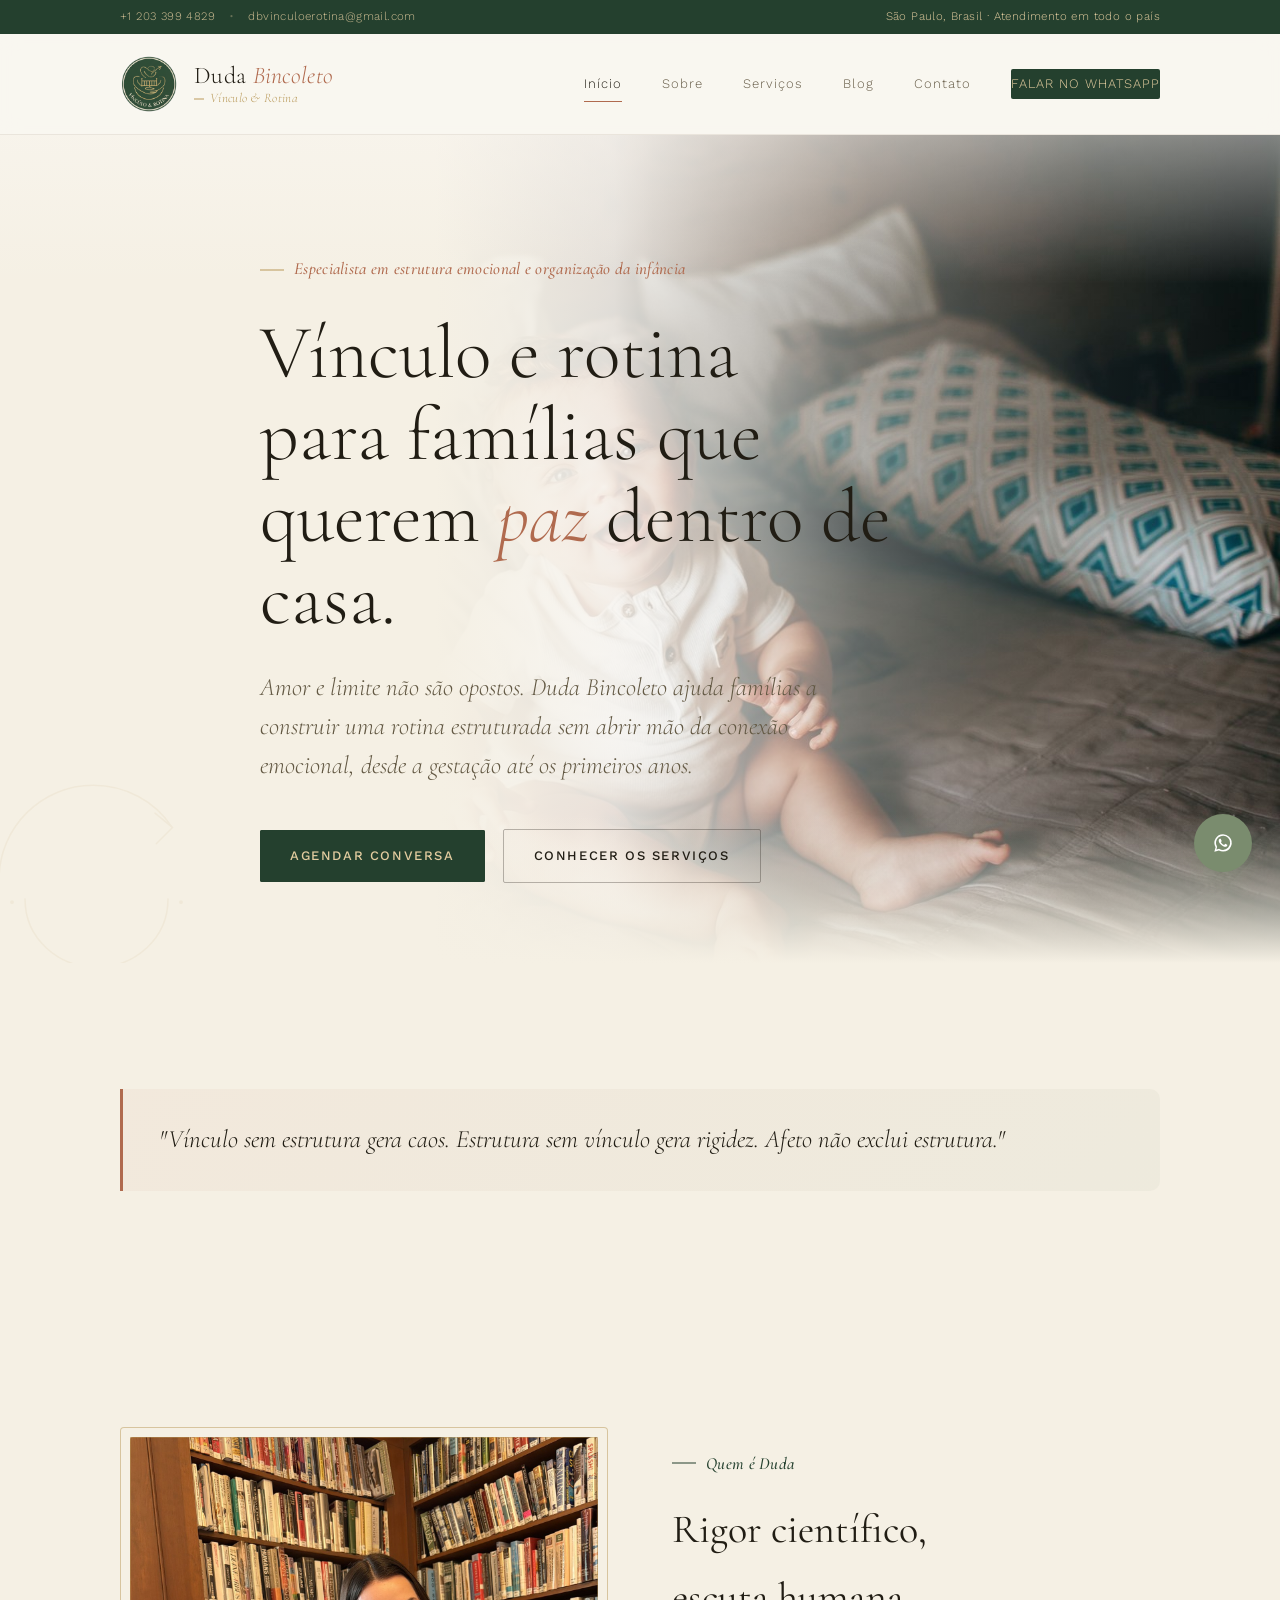
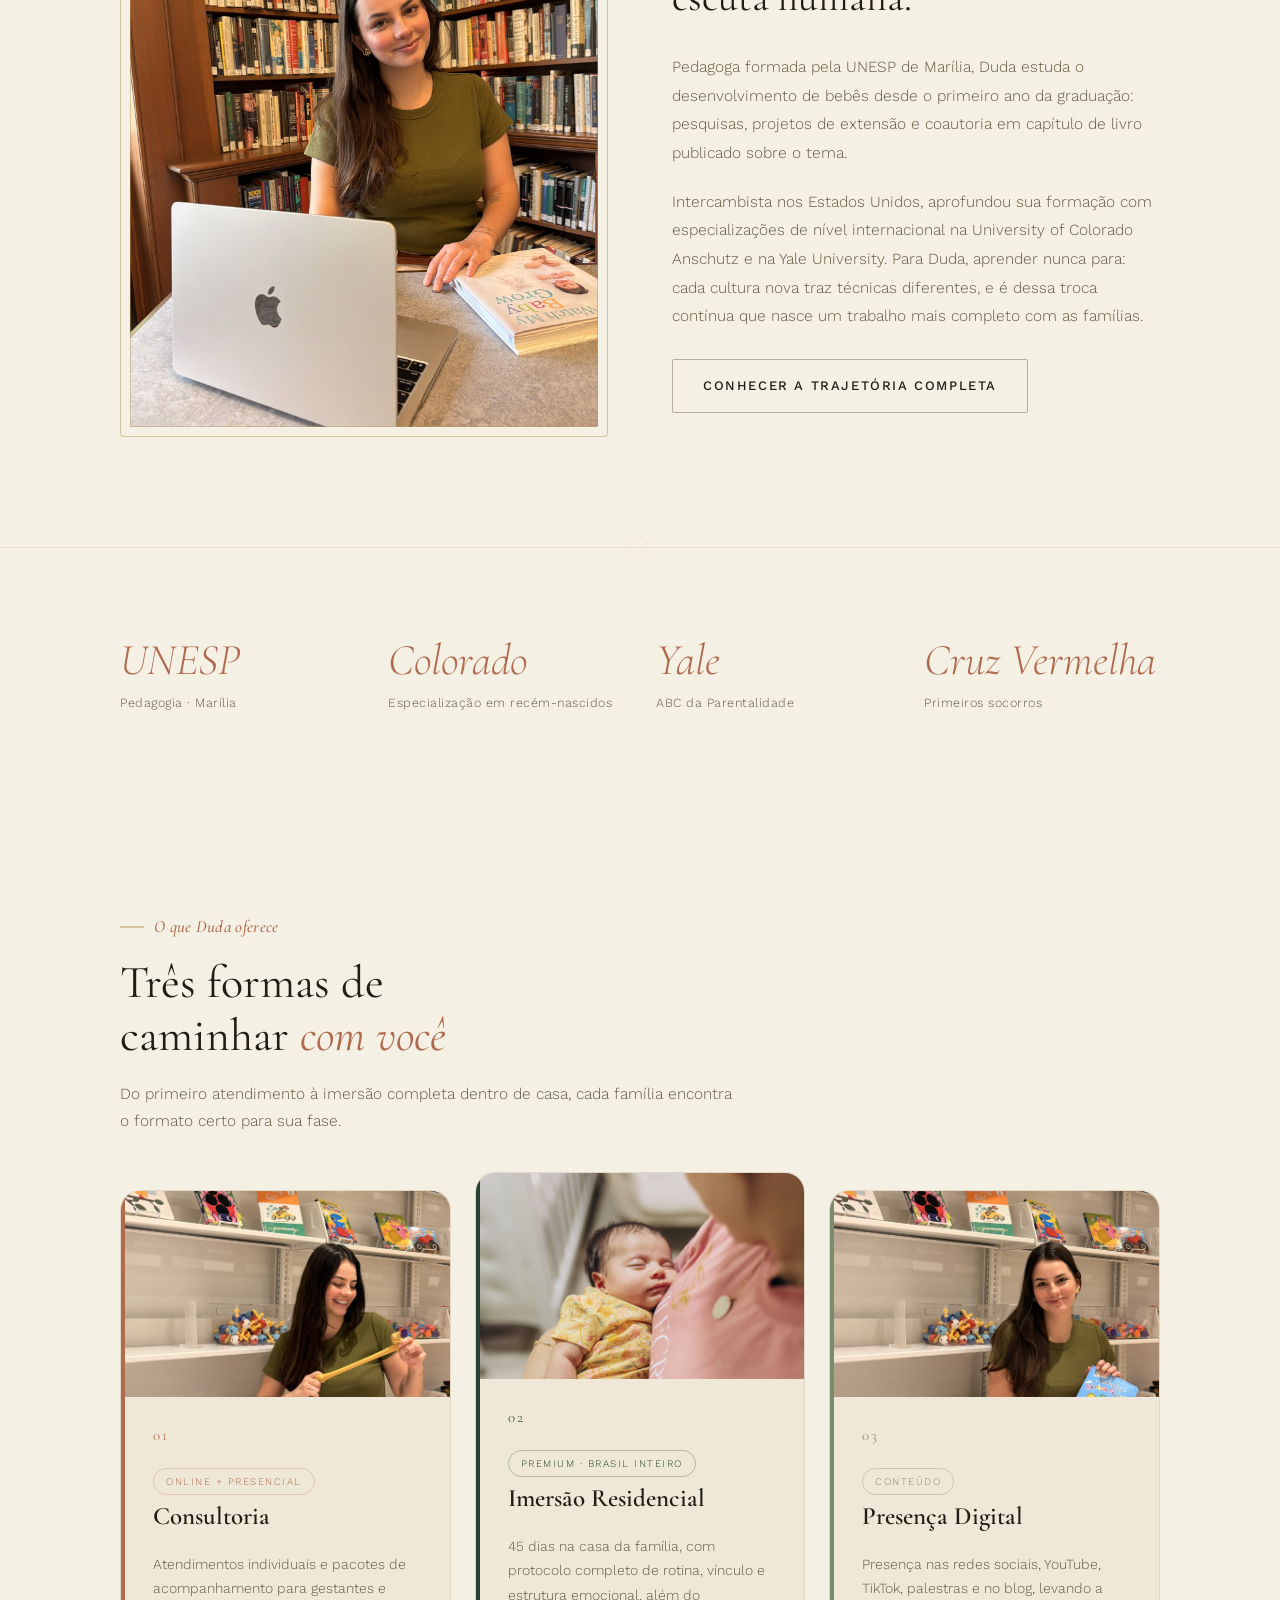
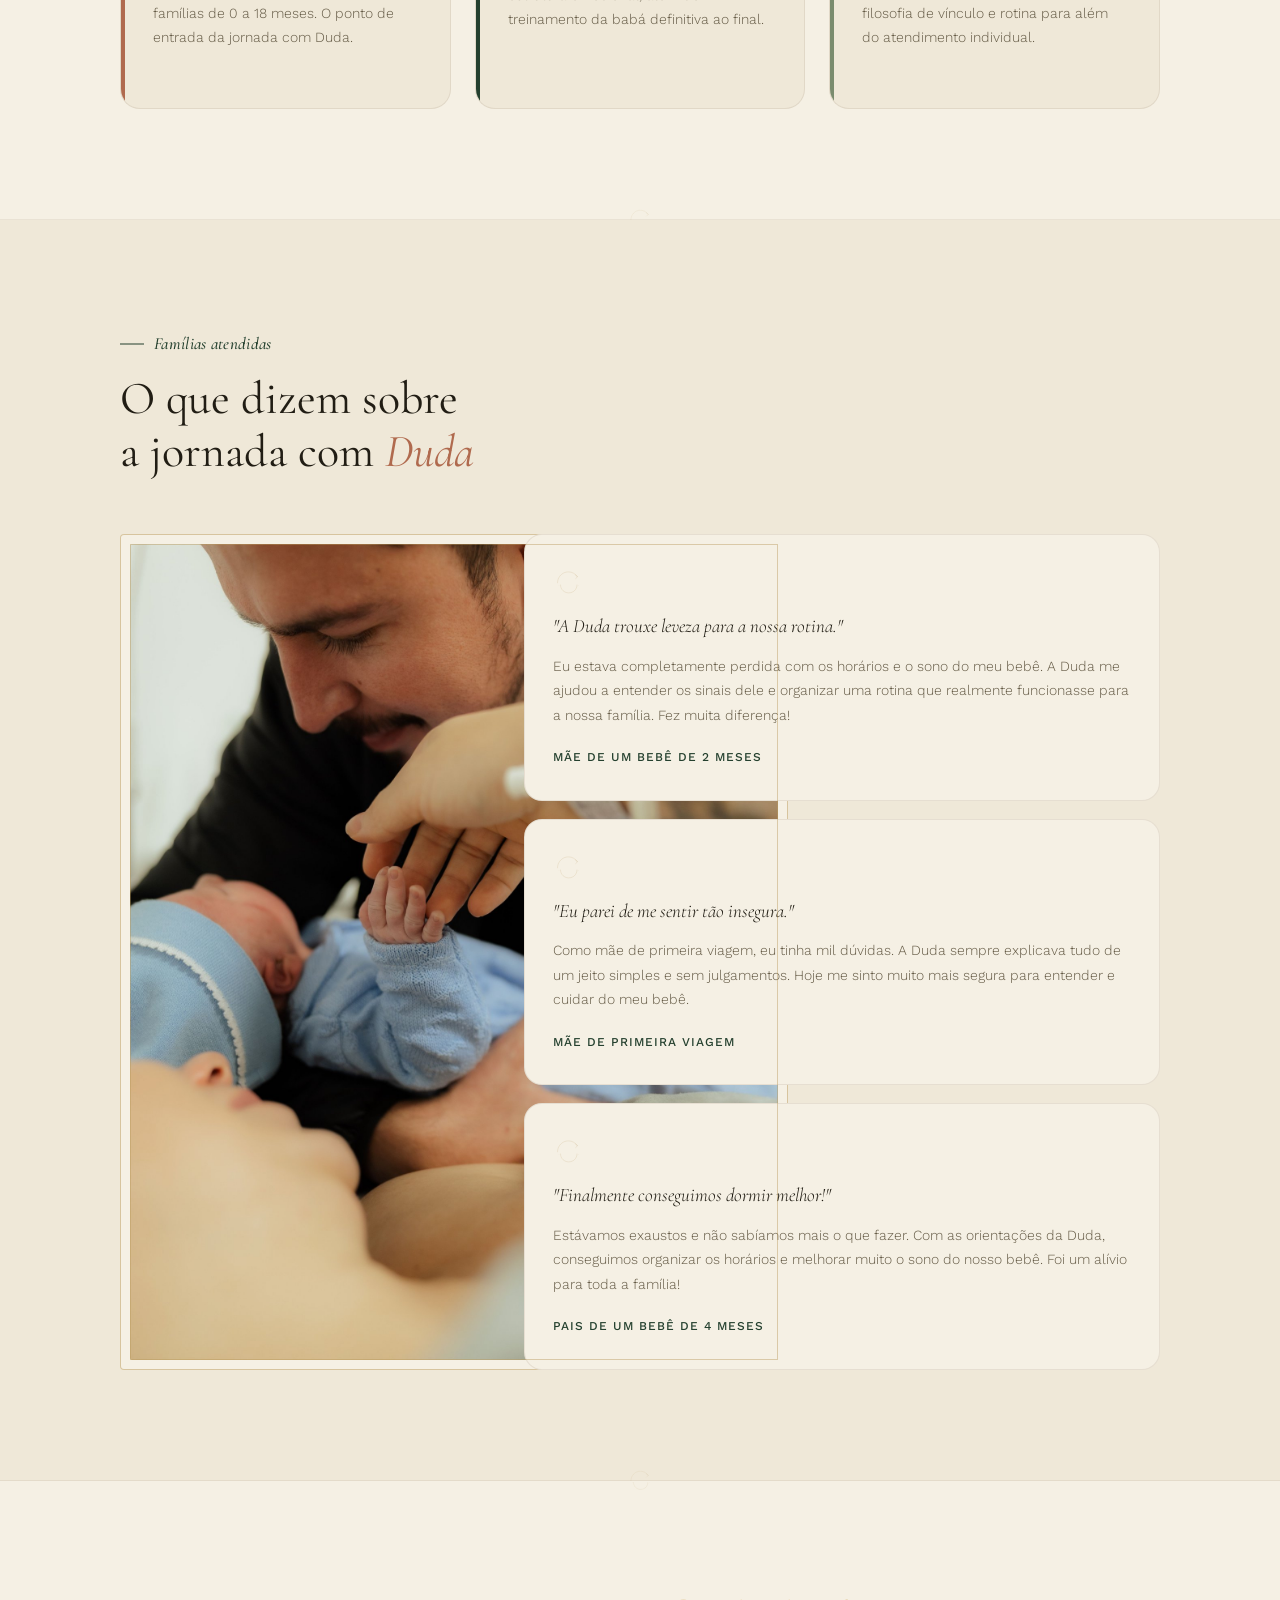
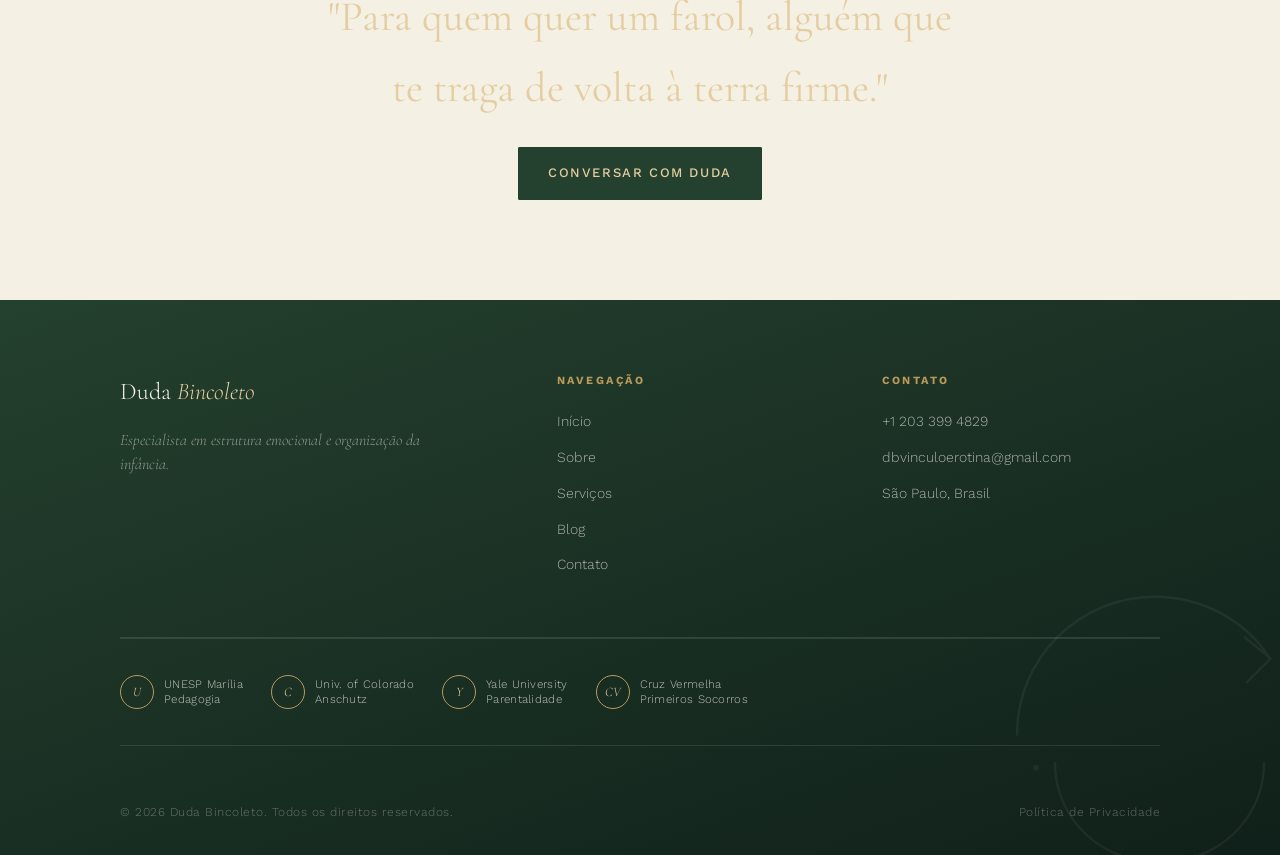
<file: index.html>
<!DOCTYPE html>
<html lang="pt-BR">
<head>
<meta charset="UTF-8">
<meta name="viewport" content="width=device-width, initial-scale=1.0">
<title>Duda Bincoleto | Vínculo e rotina para famílias que querem paz dentro de casa</title>
<meta name="description" content="Consultoria em desenvolvimento infantil, rotina e vínculo. Pedagoga formada pela UNESP, com especializações em Colorado e Yale.">
<meta property="og:type" content="website">
<meta property="og:site_name" content="Duda Bincoleto">
<meta property="og:title" content="Duda Bincoleto | Vínculo e rotina para famílias que querem paz dentro de casa">
<meta property="og:description" content="Consultoria em desenvolvimento infantil, rotina e vínculo. Pedagoga formada pela UNESP, com especializações em Colorado e Yale.">
<meta property="og:image" content="og-cover.jpg">
<meta name="twitter:card" content="summary_large_image">
<meta name="twitter:title" content="Duda Bincoleto | Vínculo e rotina para famílias que querem paz dentro de casa">
<meta name="twitter:description" content="Consultoria em desenvolvimento infantil, rotina e vínculo. Pedagoga formada pela UNESP, com especializações em Colorado e Yale.">
<meta name="twitter:image" content="og-cover.jpg">
<link rel="icon" type="image/png" sizes="32x32" href="favicon-32.png">
<link rel="icon" type="image/png" sizes="16x16" href="favicon-16.png">
<link rel="apple-touch-icon" href="apple-touch-icon.png">
<link rel="preconnect" href="https://fonts.googleapis.com">
<link href="https://fonts.googleapis.com/css2?family=Cormorant+Garamond:ital,wght@0,300;0,400;0,600;1,300;1,400&family=Work+Sans:wght@300;400;500;600&display=swap" rel="stylesheet">
<link rel="stylesheet" href="styles.css">
</head>
<body>

<div class="topbar">
  <div class="wrap topbar-inner">
    <a href="https://wa.me/12033994829" target="_blank" rel="noopener">+1 203 399 4829</a>
    <span class="sep">•</span>
    <a href="mailto:dbvinculoerotina@gmail.com">dbvinculoerotina@gmail.com</a>
    <span class="spacer"></span>
    <span>São Paulo, Brasil · Atendimento em todo o país</span>
  </div>
</div>
<header class="site-header">
  <div class="wrap">
    <a href="index.html" class="logo">
      <img src="logo-badge.png" alt="Duda Bincoleto">
      <span class="logo-text">
        <span>Duda <em>Bincoleto</em></span>
        <span class="logo-tagline">Vínculo &amp; Rotina</span>
      </span>
    </a>
    <nav class="nav-links">
      <a href="index.html" class="active">Início</a>
      <a href="sobre.html">Sobre</a>
      <a href="servicos.html">Serviços</a>
      <a href="blog.html">Blog</a>
      <a href="contato.html">Contato</a>
      <a href="https://wa.me/12033994829" class="nav-cta" target="_blank" rel="noopener">Falar no WhatsApp</a>
    </nav>
    <button class="nav-toggle" aria-label="Abrir menu"><span></span><span></span><span></span></button>
  </div>
</header>

<!-- HERO -->
<section class="hero">
  <div class="hero-bg"><img src="baby-05-riso-cama.jpg" alt=""></div>
  <div class="hero-overlay"></div>
  <div class="hero-watermark"></div>
  <div class="beam-field"><div class="beam"></div></div>
  <div class="wrap">
    <div class="hero-inner">
      <div class="hero-eyebrow"><span class="eyebrow">Especialista em estrutura emocional e organização da infância</span></div>
      <h1>Vínculo e rotina<br>para famílias que<br>querem <em>paz</em> dentro de casa.</h1>
      <p class="hero-lede">Amor e limite não são opostos. Duda Bincoleto ajuda famílias a construir uma rotina estruturada sem abrir mão da conexão emocional, desde a gestação até os primeiros anos.</p>
      <div class="hero-actions">
        <a href="https://wa.me/12033994829?text=Ol%C3%A1%2C%20Duda!%20Gostaria%20de%20saber%20mais%20sobre%20seu%20trabalho." class="btn btn-primary" target="_blank" rel="noopener">Agendar conversa</a>
        <a href="servicos.html" class="btn btn-ghost">Conhecer os serviços</a>
      </div>
    </div>
  </div>
</section>

<!-- PHILOSOPHY STRIP -->
<section class="section-tight border-b">
  <div class="wrap">
    <div class="highlight-box">
      <p>"Vínculo sem estrutura gera caos. Estrutura sem vínculo gera rigidez. Afeto não exclui estrutura."</p>
    </div>
  </div>
</section>

<!-- WHO SHE IS -->
<section class="section border-b">
  <div class="wrap">
    <div class="split">
      <div class="split-media">
        <div class="photo-frame">
          <img src="duda-02-retrato-livro.jpg" alt="Duda Bincoleto, pedagoga especialista em desenvolvimento infantil">
        </div>
      </div>
      <div class="split-text">
        <span class="eyebrow sage">Quem é Duda</span>
        <h2 style="font-size:clamp(28px,3.6vw,40px); margin:16px 0 22px;">Rigor científico,<br>escuta humana.</h2>
        <p class="body-text">Pedagoga formada pela UNESP de Marília, Duda estuda o desenvolvimento de bebês desde o primeiro ano da graduação: pesquisas, projetos de extensão e coautoria em capítulo de livro publicado sobre o tema.</p>
        <p class="body-text">Intercambista nos Estados Unidos, aprofundou sua formação com especializações de nível internacional na University of Colorado Anschutz e na Yale University. Para Duda, aprender nunca para: cada cultura nova traz técnicas diferentes, e é dessa troca contínua que nasce um trabalho mais completo com as famílias.</p>
        <a href="sobre.html" class="btn btn-ghost" style="margin-top:8px;">Conhecer a trajetória completa</a>
      </div>
    </div>
  </div>
</section>

<!-- STATS -->
<section class="section-tight warm border-b">
  <div class="wrap">
    <div class="stat-strip">
      <div class="stat"><div class="num">UNESP</div><div class="label">Pedagogia · Marília</div></div>
      <div class="stat"><div class="num">Colorado</div><div class="label">Especialização em recém-nascidos</div></div>
      <div class="stat"><div class="num">Yale</div><div class="label">ABC da Parentalidade</div></div>
      <div class="stat"><div class="num">Cruz Vermelha</div><div class="label">Primeiros socorros</div></div>
    </div>
  </div>
</section>

<!-- PILLARS -->
<section class="section border-b">
  <div class="wrap">
    <div class="section-head">
      <span class="eyebrow">O que Duda oferece</span>
      <h2>Três formas de<br>caminhar <em>com você</em></h2>
      <p>Do primeiro atendimento à imersão completa dentro de casa, cada família encontra o formato certo para sua fase.</p>
    </div>
    <div class="pillars">
      <div class="pillar-card">
        <div class="pillar-media"><img src="duda-05-brinquedo.jpg" alt="Duda Bincoleto em consultoria"></div>
        <span class="pillar-num">01</span>
        <span class="pillar-tag">Online + Presencial</span>
        <h3>Consultoria</h3>
        <p>Atendimentos individuais e pacotes de acompanhamento para gestantes e famílias de 0 a 18 meses. O ponto de entrada da jornada com Duda.</p>
      </div>
      <div class="pillar-card dark-accent">
        <div class="pillar-media"><img src="baby-01-colo-vinculo.jpg" alt="Vínculo entre mãe e bebê" style="object-position:center 20%;"></div>
        <span class="pillar-num">02</span>
        <span class="pillar-tag">Premium · Brasil inteiro</span>
        <h3>Imersão Residencial</h3>
        <p>45 dias na casa da família, com protocolo completo de rotina, vínculo e estrutura emocional, além do treinamento da babá definitiva ao final.</p>
      </div>
      <div class="pillar-card sage">
        <div class="pillar-media"><img src="duda-04-retrato-brinquedos.jpg" alt="Duda Bincoleto produzindo conteúdo"></div>
        <span class="pillar-num">03</span>
        <span class="pillar-tag">Conteúdo</span>
        <h3>Presença Digital</h3>
        <p>Presença nas redes sociais, YouTube, TikTok, palestras e no blog, levando a filosofia de vínculo e rotina para além do atendimento individual.</p>
      </div>
    </div>
  </div>
</section>

<!-- TESTIMONIALS -->
<section class="section warm border-b">
  <div class="wrap">
    <div class="section-head">
      <span class="eyebrow sage">Famílias atendidas</span>
      <h2>O que dizem sobre<br>a jornada com <em>Duda</em></h2>
    </div>
    <div class="testi-layout">
      <div class="photo-frame testi-photo">
        <img src="baby-07-recem-nascido-pai.jpg" alt="Vínculo familiar nos primeiros dias de vida">
      </div>
      <div class="testi-grid">
      <div class="testi-card">
        <div class="testi-mark"></div>
        <div class="testi-title">"A Duda trouxe leveza para a nossa rotina."</div>
        <p class="testi-text">Eu estava completamente perdida com os horários e o sono do meu bebê. A Duda me ajudou a entender os sinais dele e organizar uma rotina que realmente funcionasse para a nossa família. Fez muita diferença!</p>
        <div class="testi-author">Mãe de um bebê de 2 meses</div>
      </div>
      <div class="testi-card">
        <div class="testi-mark"></div>
        <div class="testi-title">"Eu parei de me sentir tão insegura."</div>
        <p class="testi-text">Como mãe de primeira viagem, eu tinha mil dúvidas. A Duda sempre explicava tudo de um jeito simples e sem julgamentos. Hoje me sinto muito mais segura para entender e cuidar do meu bebê.</p>
        <div class="testi-author">Mãe de primeira viagem</div>
      </div>
      <div class="testi-card">
        <div class="testi-mark"></div>
        <div class="testi-title">"Finalmente conseguimos dormir melhor!"</div>
        <p class="testi-text">Estávamos exaustos e não sabíamos mais o que fazer. Com as orientações da Duda, conseguimos organizar os horários e melhorar muito o sono do nosso bebê. Foi um alívio para toda a família!</p>
        <div class="testi-author">Pais de um bebê de 4 meses</div>
      </div>
      </div>
    </div>
  </div>
</section>

<!-- CTA BAND -->
<section class="cta-band dark">
  <div class="beam-field"><div class="beam"></div></div>
  <div class="wrap-narrow">
    <h2 style="color:var(--gold-light);">"Para quem quer um farol, alguém que te traga de volta à terra firme."</h2>
    <a href="https://wa.me/12033994829?text=Ol%C3%A1%2C%20Duda!%20Gostaria%20de%20saber%20mais%20sobre%20seu%20trabalho." class="btn btn-primary" target="_blank" rel="noopener">Conversar com Duda</a>
  </div>
</section>

<footer class="site-footer">
  <div class="wrap">
    <div class="footer-top">
      <div>
        <div class="footer-logo">Duda <em>Bincoleto</em></div>
        <p class="footer-tagline">Especialista em estrutura emocional e organização da infância.</p>
      </div>
      <div class="footer-col">
        <h5>Navegação</h5>
        <a href="index.html">Início</a>
        <a href="sobre.html">Sobre</a>
        <a href="servicos.html">Serviços</a>
        <a href="blog.html">Blog</a>
        <a href="contato.html">Contato</a>
      </div>
      <div class="footer-col">
        <h5>Contato</h5>
        <a href="https://wa.me/12033994829" target="_blank" rel="noopener">+1 203 399 4829</a>
        <a href="mailto:dbvinculoerotina@gmail.com">dbvinculoerotina@gmail.com</a>
        <p>São Paulo, Brasil</p>
      </div>
    </div>
    <div class="footer-seals">
      <div class="footer-seal"><span class="fs-ring">U</span><span class="fs-name">UNESP Marília<br>Pedagogia</span></div>
      <div class="footer-seal"><span class="fs-ring">C</span><span class="fs-name">Univ. of Colorado<br>Anschutz</span></div>
      <div class="footer-seal"><span class="fs-ring">Y</span><span class="fs-name">Yale University<br>Parentalidade</span></div>
      <div class="footer-seal"><span class="fs-ring">CV</span><span class="fs-name">Cruz Vermelha<br>Primeiros Socorros</span></div>
    </div>
    <div class="footer-bottom">
      <span>© 2026 Duda Bincoleto. Todos os direitos reservados.</span>
      <a href="privacidade.html" style="color:inherit;">Política de Privacidade</a>
    </div>
  </div>
</footer>

<a href="https://wa.me/12033994829?text=Ol%C3%A1%2C%20Duda!%20Gostaria%20de%20saber%20mais%20sobre%20seu%20trabalho." class="whatsapp-float" target="_blank" rel="noopener" aria-label="Falar no WhatsApp">
  <svg viewBox="0 0 24 24" fill="none"><path d="M17.6 6.32A7.85 7.85 0 0 0 12.05 4a7.94 7.94 0 0 0-6.9 11.9L4 20l4.2-1.1a7.9 7.9 0 0 0 3.8 1h.03a7.94 7.94 0 0 0 5.6-13.58ZM12.05 18.4h-.02a6.6 6.6 0 0 1-3.36-.92l-.24-.14-2.5.66.67-2.44-.16-.25a6.6 6.6 0 0 1 10.2-8.2 6.55 6.55 0 0 1 1.94 4.67 6.6 6.6 0 0 1-6.53 6.62Zm3.6-4.94c-.2-.1-1.17-.58-1.35-.64-.18-.07-.31-.1-.45.1-.13.2-.5.64-.62.77-.11.13-.23.14-.42.05-.2-.1-.83-.3-1.58-.98a5.9 5.9 0 0 1-1.1-1.36c-.11-.2 0-.3.09-.4.1-.1.2-.23.3-.35.1-.11.13-.2.2-.32.06-.13.03-.24-.02-.34-.05-.1-.45-1.08-.62-1.48-.16-.39-.33-.33-.45-.34h-.38c-.13 0-.34.05-.52.24-.18.2-.68.66-.68 1.6s.7 1.87.8 2c.1.13 1.37 2.1 3.33 2.94.46.2.83.32 1.11.41.47.15.9.13 1.24.08.38-.06 1.17-.48 1.33-.94.17-.46.17-.86.12-.94-.05-.09-.18-.14-.38-.24Z" fill="white"/></svg>
</a>

<script src="script.js"></script>
<script src="https://identity.netlify.com/v1/netlify-identity-widget.js"></script>
<script>
  if (window.netlifyIdentity) {
    window.netlifyIdentity.on("init", function (user) {});
    window.netlifyIdentity.on("login", function () {
      window.location.href = "/painel.html";
    });
  }
</script>
</body>
</html>
</file>
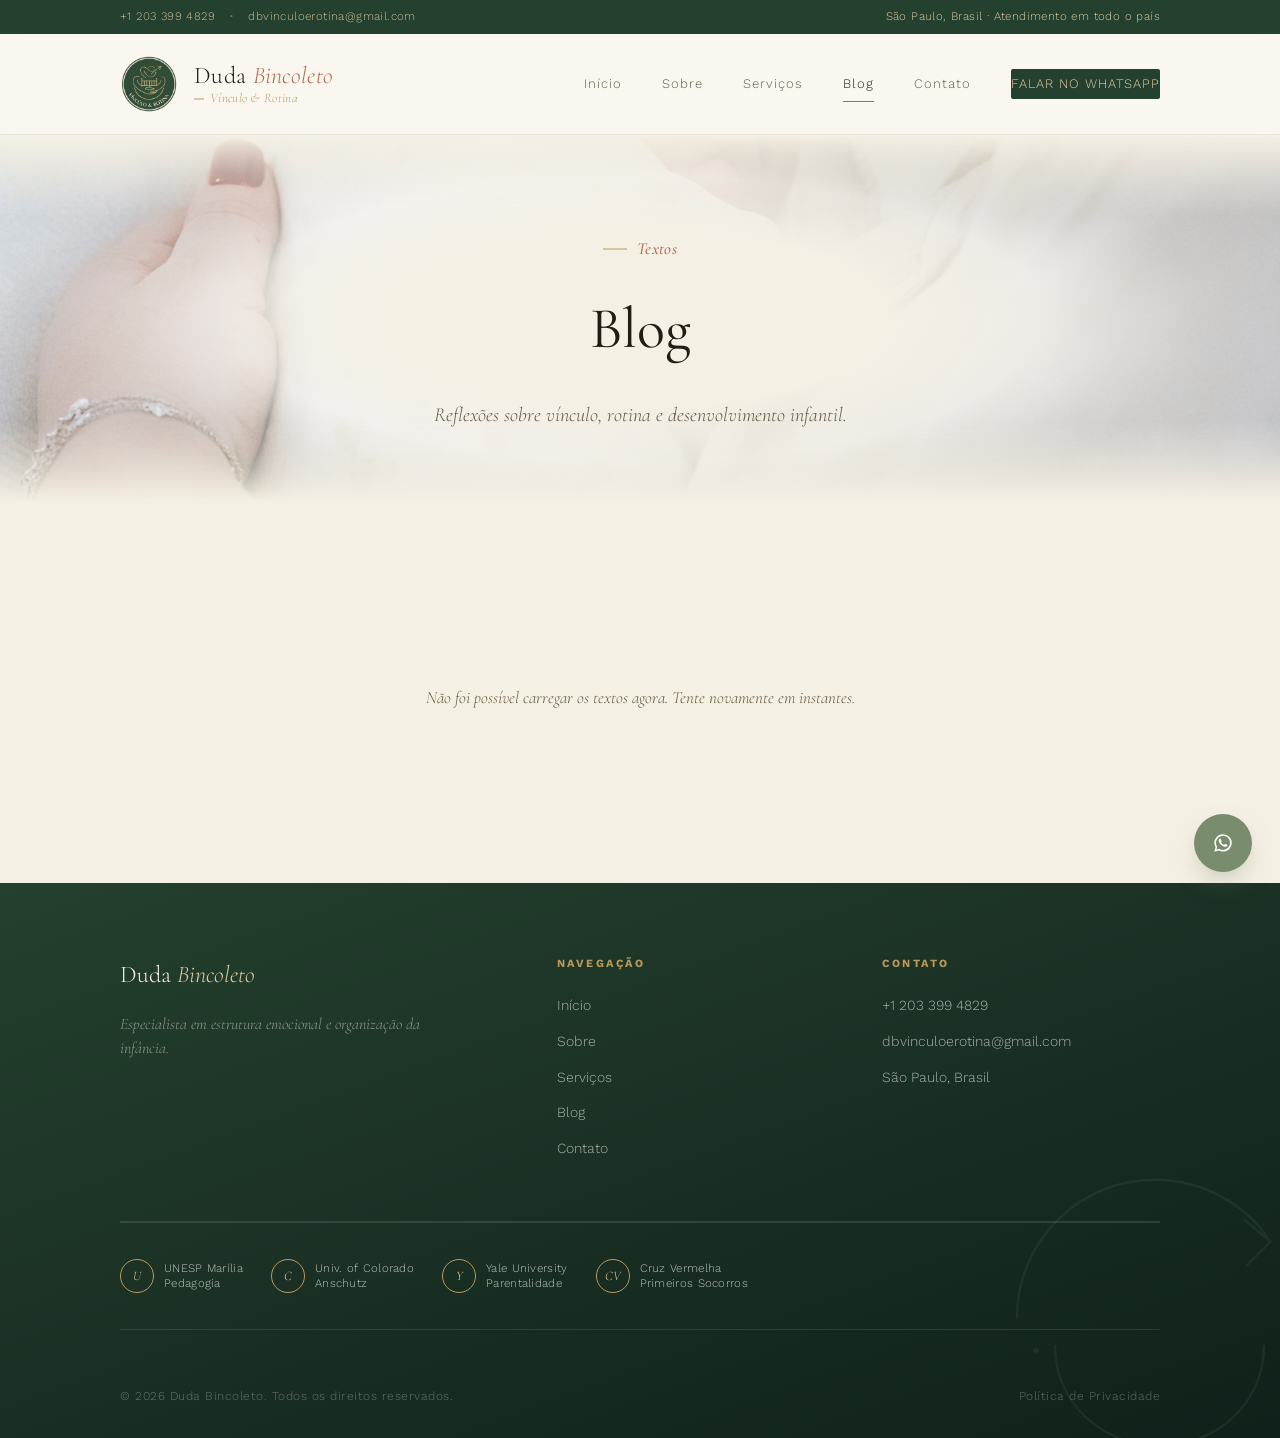
<file: blog.html>
<!DOCTYPE html>
<html lang="pt-BR">
<head>
<meta charset="UTF-8">
<meta name="viewport" content="width=device-width, initial-scale=1.0">
<title>Blog | Duda Bincoleto</title>
<meta name="description" content="Textos de Duda Bincoleto sobre vínculo, rotina e desenvolvimento infantil.">
<meta property="og:type" content="website">
<meta property="og:site_name" content="Duda Bincoleto">
<meta property="og:title" content="Blog | Duda Bincoleto">
<meta property="og:description" content="Textos de Duda Bincoleto sobre vínculo, rotina e desenvolvimento infantil.">
<meta property="og:image" content="og-cover.jpg">
<meta name="twitter:card" content="summary_large_image">
<meta name="twitter:title" content="Blog | Duda Bincoleto">
<meta name="twitter:description" content="Textos de Duda Bincoleto sobre vínculo, rotina e desenvolvimento infantil.">
<meta name="twitter:image" content="og-cover.jpg">
<link rel="icon" type="image/png" sizes="32x32" href="favicon-32.png">
<link rel="icon" type="image/png" sizes="16x16" href="favicon-16.png">
<link rel="apple-touch-icon" href="apple-touch-icon.png">
<link rel="preconnect" href="https://fonts.googleapis.com">
<link href="https://fonts.googleapis.com/css2?family=Cormorant+Garamond:ital,wght@0,300;0,400;0,600;1,300;1,400&family=Work+Sans:wght@300;400;500;600&display=swap" rel="stylesheet">
<link rel="stylesheet" href="styles.css">
</head>
<body>

<div class="topbar">
  <div class="wrap topbar-inner">
    <a href="https://wa.me/12033994829" target="_blank" rel="noopener">+1 203 399 4829</a>
    <span class="sep">•</span>
    <a href="mailto:dbvinculoerotina@gmail.com">dbvinculoerotina@gmail.com</a>
    <span class="spacer"></span>
    <span>São Paulo, Brasil · Atendimento em todo o país</span>
  </div>
</div>
<header class="site-header">
  <div class="wrap">
    <a href="index.html" class="logo">
      <img src="logo-badge.png" alt="Duda Bincoleto">
      <span class="logo-text">
        <span>Duda <em>Bincoleto</em></span>
        <span class="logo-tagline">Vínculo &amp; Rotina</span>
      </span>
    </a>
    <nav class="nav-links">
      <a href="index.html">Início</a>
      <a href="sobre.html">Sobre</a>
      <a href="servicos.html">Serviços</a>
      <a href="blog.html" class="active">Blog</a>
      <a href="contato.html">Contato</a>
      <a href="https://wa.me/12033994829" class="nav-cta" target="_blank" rel="noopener">Falar no WhatsApp</a>
    </nav>
    <button class="nav-toggle" aria-label="Abrir menu"><span></span><span></span><span></span></button>
  </div>
</header>

<section class="page-hero">
  <div class="page-hero-bg"><img src="baby-11-colo-cochilando.jpg" alt=""></div>
  <div class="page-hero-overlay"></div>
  <div class="beam-field"><div class="beam"></div></div>
  <div class="page-hero-inner">
    <span class="eyebrow">Textos</span>
    <h1 style="margin-top:16px;">Blog</h1>
    <p>Reflexões sobre vínculo, rotina e desenvolvimento infantil.</p>
  </div>
</section>

<section class="section">
  <div class="wrap">
    <div id="blog-list" class="blog-grid">
      <div class="blog-state" style="grid-column:1/-1;">Carregando textos…</div>
    </div>
  </div>
</section>

<footer class="site-footer">
  <div class="wrap">
    <div class="footer-top">
      <div>
        <div class="footer-logo">Duda <em>Bincoleto</em></div>
        <p class="footer-tagline">Especialista em estrutura emocional e organização da infância.</p>
      </div>
      <div class="footer-col">
        <h5>Navegação</h5>
        <a href="index.html">Início</a>
        <a href="sobre.html">Sobre</a>
        <a href="servicos.html">Serviços</a>
        <a href="blog.html">Blog</a>
        <a href="contato.html">Contato</a>
      </div>
      <div class="footer-col">
        <h5>Contato</h5>
        <a href="https://wa.me/12033994829" target="_blank" rel="noopener">+1 203 399 4829</a>
        <a href="mailto:dbvinculoerotina@gmail.com">dbvinculoerotina@gmail.com</a>
        <p>São Paulo, Brasil</p>
      </div>
    </div>
    <div class="footer-seals">
      <div class="footer-seal"><span class="fs-ring">U</span><span class="fs-name">UNESP Marília<br>Pedagogia</span></div>
      <div class="footer-seal"><span class="fs-ring">C</span><span class="fs-name">Univ. of Colorado<br>Anschutz</span></div>
      <div class="footer-seal"><span class="fs-ring">Y</span><span class="fs-name">Yale University<br>Parentalidade</span></div>
      <div class="footer-seal"><span class="fs-ring">CV</span><span class="fs-name">Cruz Vermelha<br>Primeiros Socorros</span></div>
    </div>
    <div class="footer-bottom">
      <span>© 2026 Duda Bincoleto. Todos os direitos reservados.</span>
      <a href="privacidade.html" style="color:inherit;">Política de Privacidade</a>
    </div>
  </div>
</footer>

<a href="https://wa.me/12033994829?text=Ol%C3%A1%2C%20Duda!%20Gostaria%20de%20saber%20mais%20sobre%20seu%20trabalho." class="whatsapp-float" target="_blank" rel="noopener" aria-label="Falar no WhatsApp">
  <svg viewBox="0 0 24 24" fill="none"><path d="M17.6 6.32A7.85 7.85 0 0 0 12.05 4a7.94 7.94 0 0 0-6.9 11.9L4 20l4.2-1.1a7.9 7.9 0 0 0 3.8 1h.03a7.94 7.94 0 0 0 5.6-13.58ZM12.05 18.4h-.02a6.6 6.6 0 0 1-3.36-.92l-.24-.14-2.5.66.67-2.44-.16-.25a6.6 6.6 0 0 1 10.2-8.2 6.55 6.55 0 0 1 1.94 4.67 6.6 6.6 0 0 1-6.53 6.62Zm3.6-4.94c-.2-.1-1.17-.58-1.35-.64-.18-.07-.31-.1-.45.1-.13.2-.5.64-.62.77-.11.13-.23.14-.42.05-.2-.1-.83-.3-1.58-.98a5.9 5.9 0 0 1-1.1-1.36c-.11-.2 0-.3.09-.4.1-.1.2-.23.3-.35.1-.11.13-.2.2-.32.06-.13.03-.24-.02-.34-.05-.1-.45-1.08-.62-1.48-.16-.39-.33-.33-.45-.34h-.38c-.13 0-.34.05-.52.24-.18.2-.68.66-.68 1.6s.7 1.87.8 2c.1.13 1.37 2.1 3.33 2.94.46.2.83.32 1.11.41.47.15.9.13 1.24.08.38-.06 1.17-.48 1.33-.94.17-.46.17-.86.12-.94-.05-.09-.18-.14-.38-.24Z" fill="white"/></svg>
</a>

<script src="script.js"></script>
<script src="blog.js"></script>
<script>renderBlogList();</script>
</body>
</html>
</file>
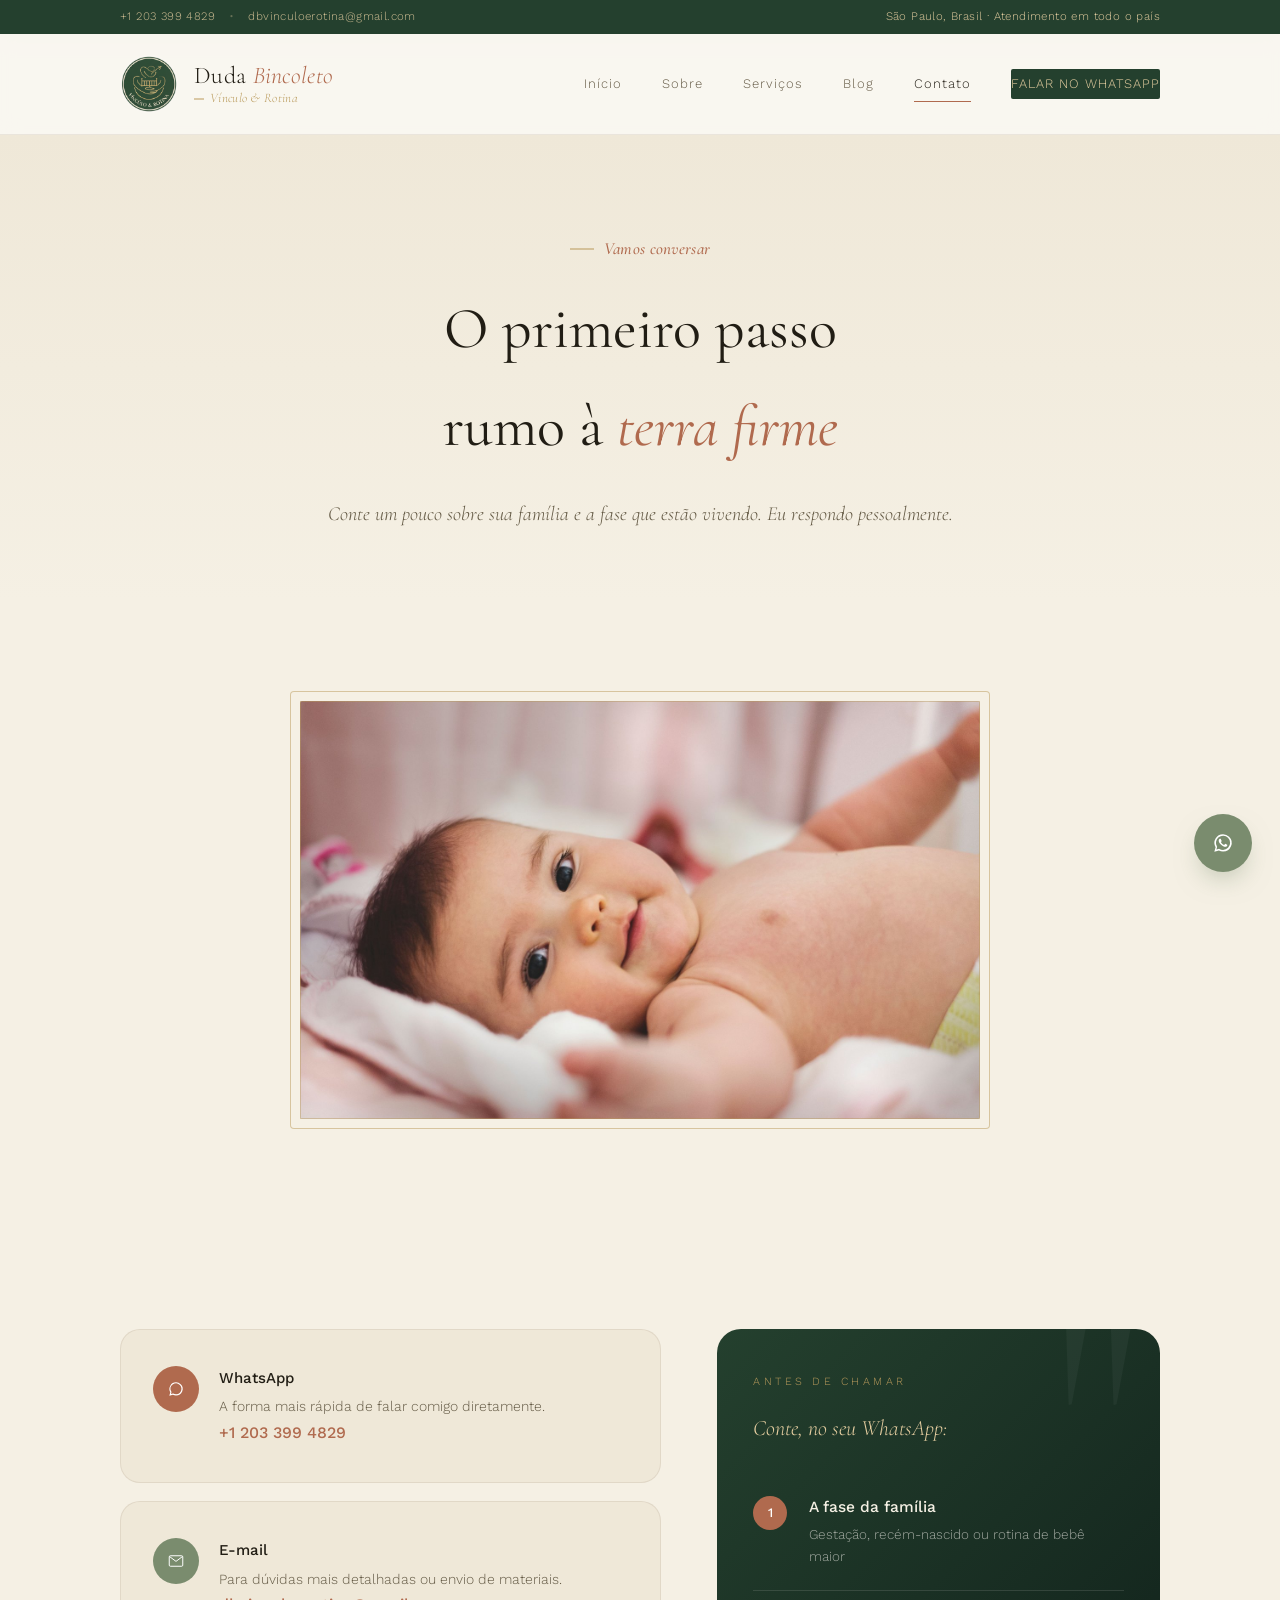
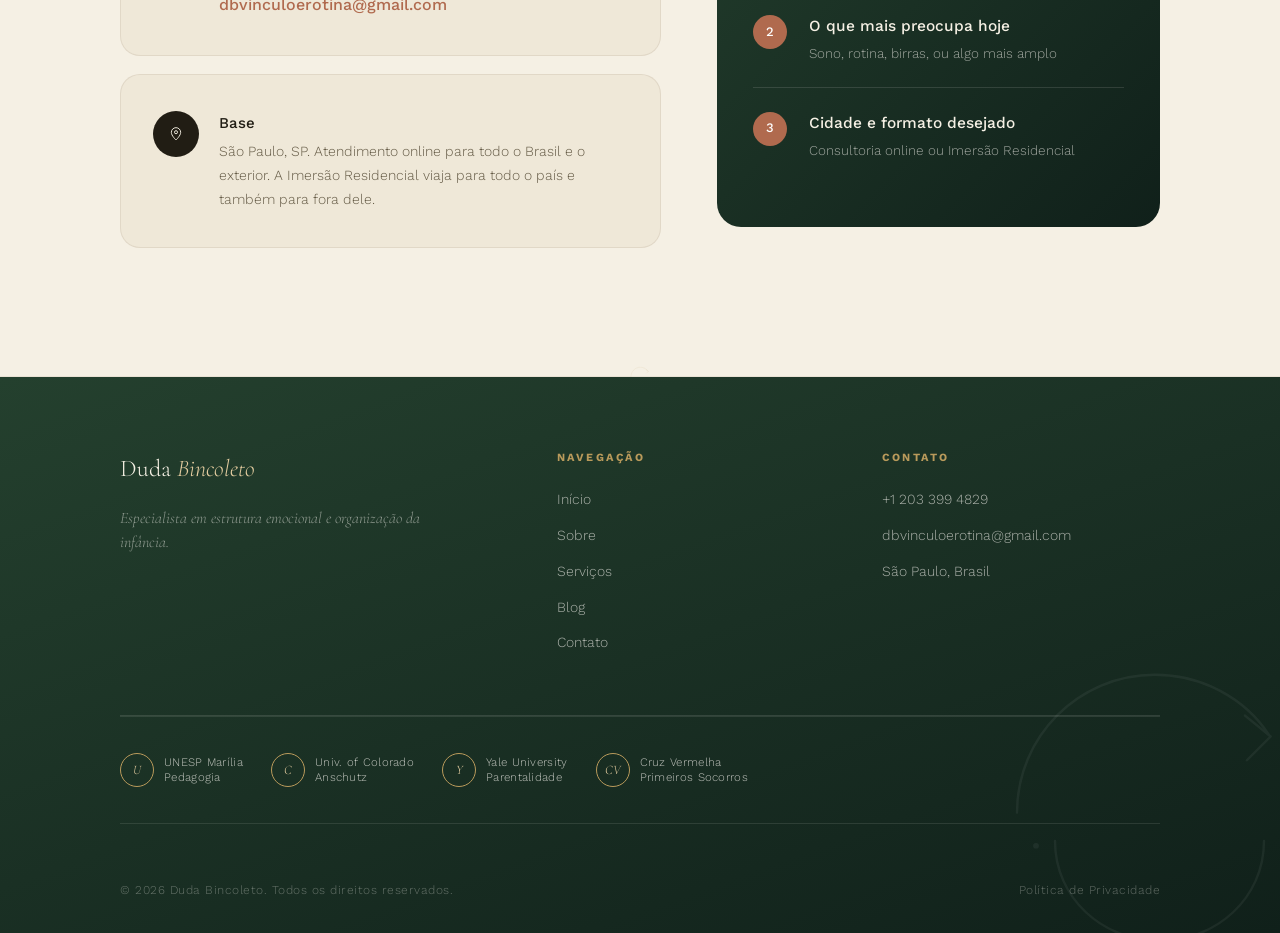
<file: contato.html>
<!DOCTYPE html>
<html lang="pt-BR">
<head>
<meta charset="UTF-8">
<meta name="viewport" content="width=device-width, initial-scale=1.0">
<title>Contato | Duda Bincoleto</title>
<meta name="description" content="Fale com Duda Bincoleto pelo WhatsApp ou e-mail e agende uma conversa sobre vínculo e rotina para sua família.">
<meta property="og:type" content="website">
<meta property="og:site_name" content="Duda Bincoleto">
<meta property="og:title" content="Contato | Duda Bincoleto">
<meta property="og:description" content="Fale com Duda Bincoleto pelo WhatsApp ou e-mail e agende uma conversa sobre vínculo e rotina para sua família.">
<meta property="og:image" content="og-cover.jpg">
<meta name="twitter:card" content="summary_large_image">
<meta name="twitter:title" content="Contato | Duda Bincoleto">
<meta name="twitter:description" content="Fale com Duda Bincoleto pelo WhatsApp ou e-mail e agende uma conversa sobre vínculo e rotina para sua família.">
<meta name="twitter:image" content="og-cover.jpg">
<link rel="icon" type="image/png" sizes="32x32" href="favicon-32.png">
<link rel="icon" type="image/png" sizes="16x16" href="favicon-16.png">
<link rel="apple-touch-icon" href="apple-touch-icon.png">
<link rel="preconnect" href="https://fonts.googleapis.com">
<link href="https://fonts.googleapis.com/css2?family=Cormorant+Garamond:ital,wght@0,300;0,400;0,600;1,300;1,400&family=Work+Sans:wght@300;400;500;600&display=swap" rel="stylesheet">
<link rel="stylesheet" href="styles.css">
</head>
<body>

<div class="topbar">
  <div class="wrap topbar-inner">
    <a href="https://wa.me/12033994829" target="_blank" rel="noopener">+1 203 399 4829</a>
    <span class="sep">•</span>
    <a href="mailto:dbvinculoerotina@gmail.com">dbvinculoerotina@gmail.com</a>
    <span class="spacer"></span>
    <span>São Paulo, Brasil · Atendimento em todo o país</span>
  </div>
</div>
<header class="site-header">
  <div class="wrap">
    <a href="index.html" class="logo">
      <img src="logo-badge.png" alt="Duda Bincoleto">
      <span class="logo-text">
        <span>Duda <em>Bincoleto</em></span>
        <span class="logo-tagline">Vínculo &amp; Rotina</span>
      </span>
    </a>
    <nav class="nav-links">
      <a href="index.html">Início</a>
      <a href="sobre.html">Sobre</a>
      <a href="servicos.html">Serviços</a>
      <a href="blog.html">Blog</a>
      <a href="contato.html" class="active">Contato</a>
      <a href="https://wa.me/12033994829" class="nav-cta" target="_blank" rel="noopener">Falar no WhatsApp</a>
    </nav>
    <button class="nav-toggle" aria-label="Abrir menu"><span></span><span></span><span></span></button>
  </div>
</header>

<section class="page-hero">
  <div class="beam-field"><div class="beam"></div></div>
  <div class="page-hero-inner">
    <span class="eyebrow">Vamos conversar</span>
    <h1 style="margin-top:16px;">O primeiro passo<br>rumo à <em>terra firme</em></h1>
    <p>Conte um pouco sobre sua família e a fase que estão vivendo. Eu respondo pessoalmente.</p>
  </div>
</section>

<section class="section-tight border-b">
  <div class="wrap-narrow">
    <div class="photo-frame wide">
      <img src="baby-08-olhar.jpg" alt="Olhar de bebê, o início de uma nova rotina">
    </div>
  </div>
</section>

<section class="section border-b">
  <div class="wrap">
    <div class="contact-grid">
      <div>
        <div class="contact-card">
          <div class="contact-icon">
            <svg width="20" height="20" viewBox="0 0 24 24" fill="none"><path d="M17.6 6.32A7.85 7.85 0 0 0 12.05 4a7.94 7.94 0 0 0-6.9 11.9L4 20l4.2-1.1a7.9 7.9 0 0 0 3.8 1h.03a7.94 7.94 0 0 0 5.6-13.58ZM12.05 18.4h-.02a6.6 6.6 0 0 1-3.36-.92l-.24-.14-2.5.66.67-2.44-.16-.25a6.6 6.6 0 0 1 10.2-8.2 6.55 6.55 0 0 1 1.94 4.67 6.6 6.6 0 0 1-6.53 6.62Z" fill="white"/></svg>
          </div>
          <div>
            <h4>WhatsApp</h4>
            <p>A forma mais rápida de falar comigo diretamente.</p>
            <a class="value" href="https://wa.me/12033994829?text=Ol%C3%A1%2C%20Duda!%20Gostaria%20de%20saber%20mais%20sobre%20seu%20trabalho." target="_blank" rel="noopener">+1 203 399 4829</a>
          </div>
        </div>
        <div class="contact-card">
          <div class="contact-icon sage">
            <svg width="18" height="18" viewBox="0 0 24 24" fill="none"><path d="M3 6.5A1.5 1.5 0 0 1 4.5 5h15A1.5 1.5 0 0 1 21 6.5v11a1.5 1.5 0 0 1-1.5 1.5h-15A1.5 1.5 0 0 1 3 17.5v-11Z" stroke="white" stroke-width="1.3"/><path d="m4 6.5 8 6 8-6" stroke="white" stroke-width="1.3" stroke-linecap="round"/></svg>
          </div>
          <div>
            <h4>E-mail</h4>
            <p>Para dúvidas mais detalhadas ou envio de materiais.</p>
            <a class="value" href="mailto:dbvinculoerotina@gmail.com">dbvinculoerotina@gmail.com</a>
          </div>
        </div>
        <div class="contact-card">
          <div class="contact-icon" style="background:var(--dark);">
            <span style="color:var(--cream); display:flex;"><svg width="16" height="16" viewBox="0 0 24 24" fill="none" style="display:block;"><path d="M12 21s-7-6.5-7-11.5A7 7 0 0 1 19 9.5C19 14.5 12 21 12 21Z" stroke="currentColor" stroke-width="1.4"/><circle cx="12" cy="9.3" r="2.3" stroke="currentColor" stroke-width="1.4"/></svg></span>
          </div>
          <div>
            <h4>Base</h4>
            <p>São Paulo, SP. Atendimento online para todo o Brasil e o exterior. A Imersão Residencial viaja para todo o país e também para fora dele.</p>
          </div>
        </div>
      </div>

      <div>
        <div class="persona-box" style="padding:44px 36px;">
          <div class="persona-label">Antes de chamar</div>
          <div class="persona-quote" style="font-size:22px;">Conte, no seu WhatsApp:</div>
          <div class="step-list" style="margin-top:0;">
            <div class="step-item" style="border-color:rgba(250,247,242,0.12);">
              <div class="step-num">1</div>
              <div><div class="step-title" style="color:var(--cream);">A fase da família</div><div class="step-desc" style="color:rgba(250,247,242,0.6);">Gestação, recém-nascido ou rotina de bebê maior</div></div>
            </div>
            <div class="step-item" style="border-color:rgba(250,247,242,0.12);">
              <div class="step-num">2</div>
              <div><div class="step-title" style="color:var(--cream);">O que mais preocupa hoje</div><div class="step-desc" style="color:rgba(250,247,242,0.6);">Sono, rotina, birras, ou algo mais amplo</div></div>
            </div>
            <div class="step-item">
              <div class="step-num">3</div>
              <div><div class="step-title" style="color:var(--cream);">Cidade e formato desejado</div><div class="step-desc" style="color:rgba(250,247,242,0.6);">Consultoria online ou Imersão Residencial</div></div>
            </div>
          </div>
        </div>
      </div>
    </div>
  </div>
</section>

<footer class="site-footer">
  <div class="wrap">
    <div class="footer-top">
      <div>
        <div class="footer-logo">Duda <em>Bincoleto</em></div>
        <p class="footer-tagline">Especialista em estrutura emocional e organização da infância.</p>
      </div>
      <div class="footer-col">
        <h5>Navegação</h5>
        <a href="index.html">Início</a>
        <a href="sobre.html">Sobre</a>
        <a href="servicos.html">Serviços</a>
        <a href="blog.html">Blog</a>
        <a href="contato.html">Contato</a>
      </div>
      <div class="footer-col">
        <h5>Contato</h5>
        <a href="https://wa.me/12033994829" target="_blank" rel="noopener">+1 203 399 4829</a>
        <a href="mailto:dbvinculoerotina@gmail.com">dbvinculoerotina@gmail.com</a>
        <p>São Paulo, Brasil</p>
      </div>
    </div>
    <div class="footer-seals">
      <div class="footer-seal"><span class="fs-ring">U</span><span class="fs-name">UNESP Marília<br>Pedagogia</span></div>
      <div class="footer-seal"><span class="fs-ring">C</span><span class="fs-name">Univ. of Colorado<br>Anschutz</span></div>
      <div class="footer-seal"><span class="fs-ring">Y</span><span class="fs-name">Yale University<br>Parentalidade</span></div>
      <div class="footer-seal"><span class="fs-ring">CV</span><span class="fs-name">Cruz Vermelha<br>Primeiros Socorros</span></div>
    </div>
    <div class="footer-bottom">
      <span>© 2026 Duda Bincoleto. Todos os direitos reservados.</span>
      <a href="privacidade.html" style="color:inherit;">Política de Privacidade</a>
    </div>
  </div>
</footer>

<a href="https://wa.me/12033994829?text=Ol%C3%A1%2C%20Duda!%20Gostaria%20de%20saber%20mais%20sobre%20seu%20trabalho." class="whatsapp-float" target="_blank" rel="noopener" aria-label="Falar no WhatsApp">
  <svg viewBox="0 0 24 24" fill="none"><path d="M17.6 6.32A7.85 7.85 0 0 0 12.05 4a7.94 7.94 0 0 0-6.9 11.9L4 20l4.2-1.1a7.9 7.9 0 0 0 3.8 1h.03a7.94 7.94 0 0 0 5.6-13.58ZM12.05 18.4h-.02a6.6 6.6 0 0 1-3.36-.92l-.24-.14-2.5.66.67-2.44-.16-.25a6.6 6.6 0 0 1 10.2-8.2 6.55 6.55 0 0 1 1.94 4.67 6.6 6.6 0 0 1-6.53 6.62Zm3.6-4.94c-.2-.1-1.17-.58-1.35-.64-.18-.07-.31-.1-.45.1-.13.2-.5.64-.62.77-.11.13-.23.14-.42.05-.2-.1-.83-.3-1.58-.98a5.9 5.9 0 0 1-1.1-1.36c-.11-.2 0-.3.09-.4.1-.1.2-.23.3-.35.1-.11.13-.2.2-.32.06-.13.03-.24-.02-.34-.05-.1-.45-1.08-.62-1.48-.16-.39-.33-.33-.45-.34h-.38c-.13 0-.34.05-.52.24-.18.2-.68.66-.68 1.6s.7 1.87.8 2c.1.13 1.37 2.1 3.33 2.94.46.2.83.32 1.11.41.47.15.9.13 1.24.08.38-.06 1.17-.48 1.33-.94.17-.46.17-.86.12-.94-.05-.09-.18-.14-.38-.24Z" fill="white"/></svg>
</a>

<script src="script.js"></script>
</body>
</html>
</file>
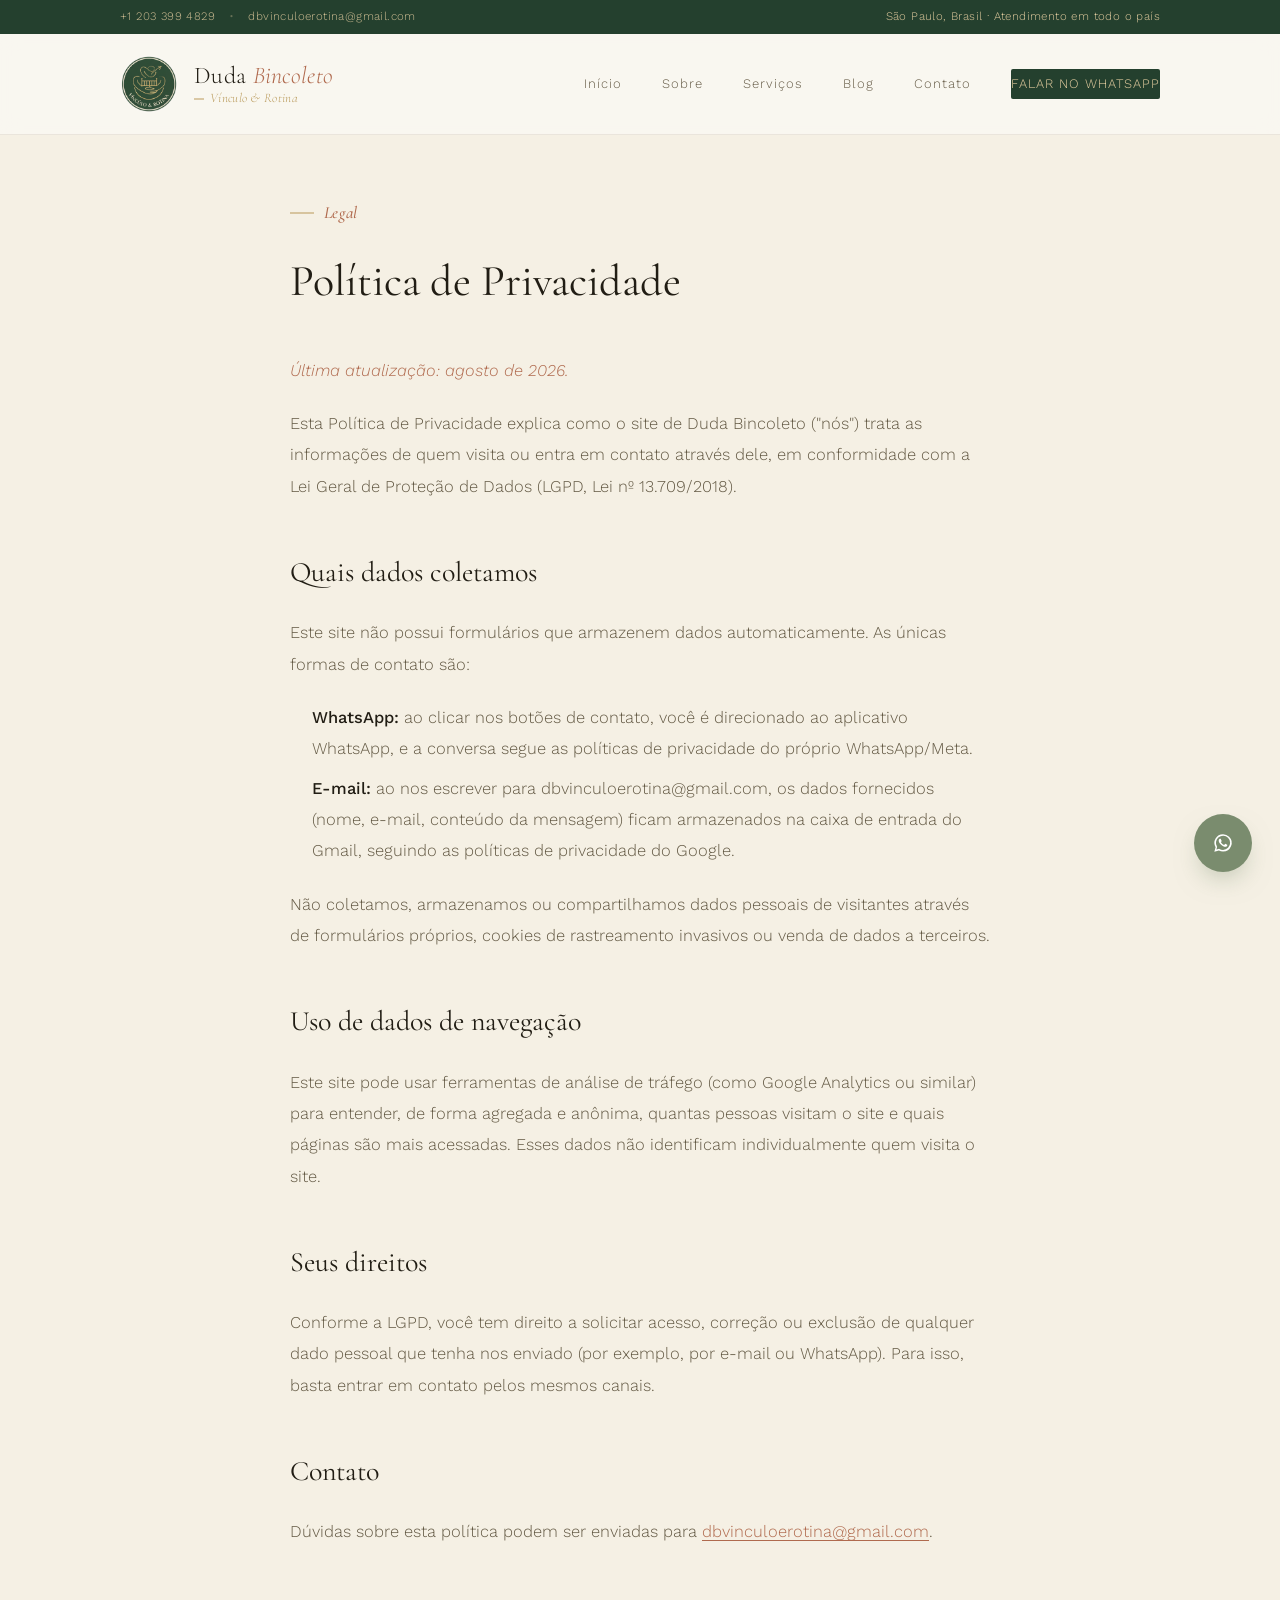
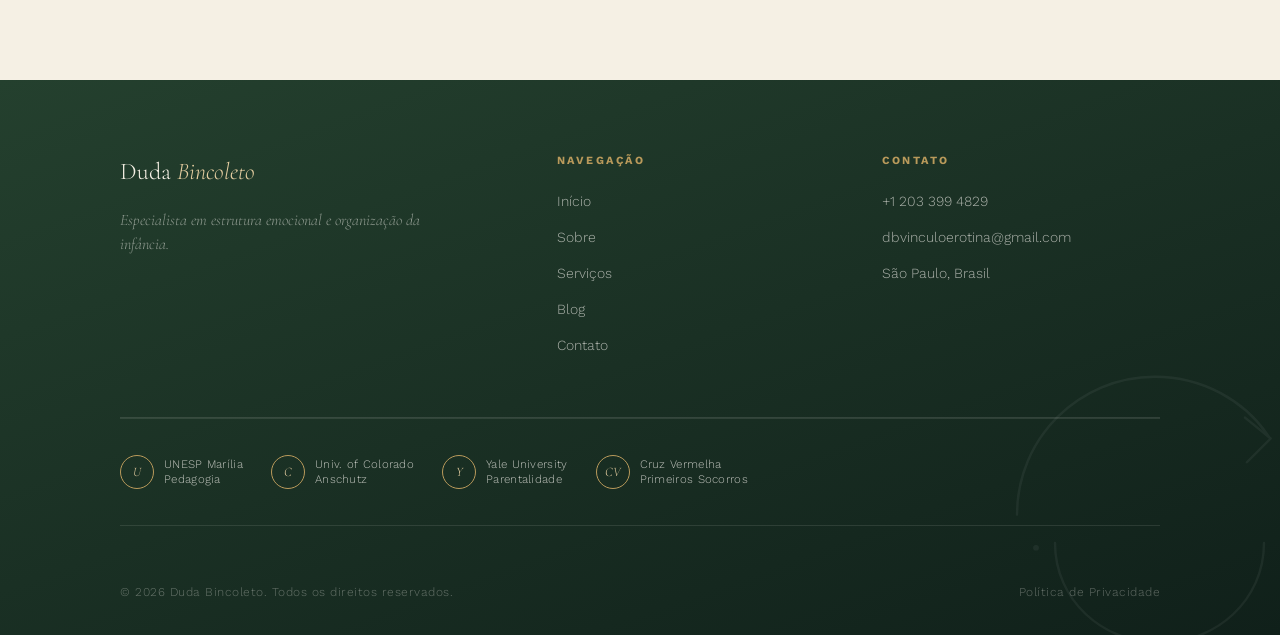
<file: privacidade.html>
<!DOCTYPE html>
<html lang="pt-BR">
<head>
<meta charset="UTF-8">
<meta name="viewport" content="width=device-width, initial-scale=1.0">
<title>Política de Privacidade | Duda Bincoleto</title>
<meta name="robots" content="noindex">
<link rel="icon" type="image/png" href="favicon-32.png">
<link rel="preconnect" href="https://fonts.googleapis.com">
<link href="https://fonts.googleapis.com/css2?family=Cormorant+Garamond:ital,wght@0,300;0,400;0,600;1,300;1,400&family=Work+Sans:wght@300;400;500;600&display=swap" rel="stylesheet">
<link rel="stylesheet" href="styles.css">
</head>
<body>

<div class="topbar">
  <div class="wrap topbar-inner">
    <a href="https://wa.me/12033994829" target="_blank" rel="noopener">+1 203 399 4829</a>
    <span class="sep">•</span>
    <a href="mailto:dbvinculoerotina@gmail.com">dbvinculoerotina@gmail.com</a>
    <span class="spacer"></span>
    <span>São Paulo, Brasil · Atendimento em todo o país</span>
  </div>
</div>
<header class="site-header">
  <div class="wrap">
    <a href="index.html" class="logo">
      <img src="logo-badge.png" alt="Duda Bincoleto">
      <span class="logo-text">
        <span>Duda <em>Bincoleto</em></span>
        <span class="logo-tagline">Vínculo &amp; Rotina</span>
      </span>
    </a>
    <nav class="nav-links">
      <a href="index.html">Início</a>
      <a href="sobre.html">Sobre</a>
      <a href="servicos.html">Serviços</a>
      <a href="blog.html">Blog</a>
      <a href="contato.html">Contato</a>
      <a href="https://wa.me/12033994829" class="nav-cta" target="_blank" rel="noopener">Falar no WhatsApp</a>
    </nav>
    <button class="nav-toggle" aria-label="Abrir menu"><span></span><span></span><span></span></button>
  </div>
</header>

<section class="section" style="padding-top:64px;">
  <div class="wrap-narrow">
    <span class="eyebrow">Legal</span>
    <h1 style="font-size:clamp(30px,4vw,44px); margin:16px 0 36px;">Política de Privacidade</h1>

    <div class="post-body">
      <p><em>Última atualização: agosto de 2026.</em></p>

      <p>Esta Política de Privacidade explica como o site de Duda Bincoleto ("nós") trata as informações de quem visita ou entra em contato através dele, em conformidade com a Lei Geral de Proteção de Dados (LGPD, Lei nº 13.709/2018).</p>

      <h2>Quais dados coletamos</h2>
      <p>Este site não possui formulários que armazenem dados automaticamente. As únicas formas de contato são:</p>
      <ul>
        <li><strong>WhatsApp:</strong> ao clicar nos botões de contato, você é direcionado ao aplicativo WhatsApp, e a conversa segue as políticas de privacidade do próprio WhatsApp/Meta.</li>
        <li><strong>E-mail:</strong> ao nos escrever para dbvinculoerotina@gmail.com, os dados fornecidos (nome, e-mail, conteúdo da mensagem) ficam armazenados na caixa de entrada do Gmail, seguindo as políticas de privacidade do Google.</li>
      </ul>
      <p>Não coletamos, armazenamos ou compartilhamos dados pessoais de visitantes através de formulários próprios, cookies de rastreamento invasivos ou venda de dados a terceiros.</p>

      <h2>Uso de dados de navegação</h2>
      <p>Este site pode usar ferramentas de análise de tráfego (como Google Analytics ou similar) para entender, de forma agregada e anônima, quantas pessoas visitam o site e quais páginas são mais acessadas. Esses dados não identificam individualmente quem visita o site.</p>

      <h2>Seus direitos</h2>
      <p>Conforme a LGPD, você tem direito a solicitar acesso, correção ou exclusão de qualquer dado pessoal que tenha nos enviado (por exemplo, por e-mail ou WhatsApp). Para isso, basta entrar em contato pelos mesmos canais.</p>

      <h2>Contato</h2>
      <p>Dúvidas sobre esta política podem ser enviadas para <a href="mailto:dbvinculoerotina@gmail.com">dbvinculoerotina@gmail.com</a>.</p>
    </div>
  </div>
</section>

<footer class="site-footer">
  <div class="wrap">
    <div class="footer-top">
      <div>
        <div class="footer-logo">Duda <em>Bincoleto</em></div>
        <p class="footer-tagline">Especialista em estrutura emocional e organização da infância.</p>
      </div>
      <div class="footer-col">
        <h5>Navegação</h5>
        <a href="index.html">Início</a>
        <a href="sobre.html">Sobre</a>
        <a href="servicos.html">Serviços</a>
        <a href="blog.html">Blog</a>
        <a href="contato.html">Contato</a>
      </div>
      <div class="footer-col">
        <h5>Contato</h5>
        <a href="https://wa.me/12033994829" target="_blank" rel="noopener">+1 203 399 4829</a>
        <a href="mailto:dbvinculoerotina@gmail.com">dbvinculoerotina@gmail.com</a>
        <p>São Paulo, Brasil</p>
      </div>
    </div>
    <div class="footer-seals">
      <div class="footer-seal"><span class="fs-ring">U</span><span class="fs-name">UNESP Marília<br>Pedagogia</span></div>
      <div class="footer-seal"><span class="fs-ring">C</span><span class="fs-name">Univ. of Colorado<br>Anschutz</span></div>
      <div class="footer-seal"><span class="fs-ring">Y</span><span class="fs-name">Yale University<br>Parentalidade</span></div>
      <div class="footer-seal"><span class="fs-ring">CV</span><span class="fs-name">Cruz Vermelha<br>Primeiros Socorros</span></div>
    </div>
    <div class="footer-bottom">
      <span>© 2026 Duda Bincoleto. Todos os direitos reservados.</span>
      <a href="privacidade.html" style="color:inherit;">Política de Privacidade</a>
    </div>
  </div>
</footer>

<a href="https://wa.me/12033994829?text=Ol%C3%A1%2C%20Duda!%20Gostaria%20de%20saber%20mais%20sobre%20seu%20trabalho." class="whatsapp-float" target="_blank" rel="noopener" aria-label="Falar no WhatsApp">
  <svg viewBox="0 0 24 24" fill="none"><path d="M17.6 6.32A7.85 7.85 0 0 0 12.05 4a7.94 7.94 0 0 0-6.9 11.9L4 20l4.2-1.1a7.9 7.9 0 0 0 3.8 1h.03a7.94 7.94 0 0 0 5.6-13.58ZM12.05 18.4h-.02a6.6 6.6 0 0 1-3.36-.92l-.24-.14-2.5.66.67-2.44-.16-.25a6.6 6.6 0 0 1 10.2-8.2 6.55 6.55 0 0 1 1.94 4.67 6.6 6.6 0 0 1-6.53 6.62Zm3.6-4.94c-.2-.1-1.17-.58-1.35-.64-.18-.07-.31-.1-.45.1-.13.2-.5.64-.62.77-.11.13-.23.14-.42.05-.2-.1-.83-.3-1.58-.98a5.9 5.9 0 0 1-1.1-1.36c-.11-.2 0-.3.09-.4.1-.1.2-.23.3-.35.1-.11.13-.2.2-.32.06-.13.03-.24-.02-.34-.05-.1-.45-1.08-.62-1.48-.16-.39-.33-.33-.45-.34h-.38c-.13 0-.34.05-.52.24-.18.2-.68.66-.68 1.6s.7 1.87.8 2c.1.13 1.37 2.1 3.33 2.94.46.2.83.32 1.11.41.47.15.9.13 1.24.08.38-.06 1.17-.48 1.33-.94.17-.46.17-.86.12-.94-.05-.09-.18-.14-.38-.24Z" fill="white"/></svg>
</a>

<script src="script.js"></script>
</body>
</html>
</file>
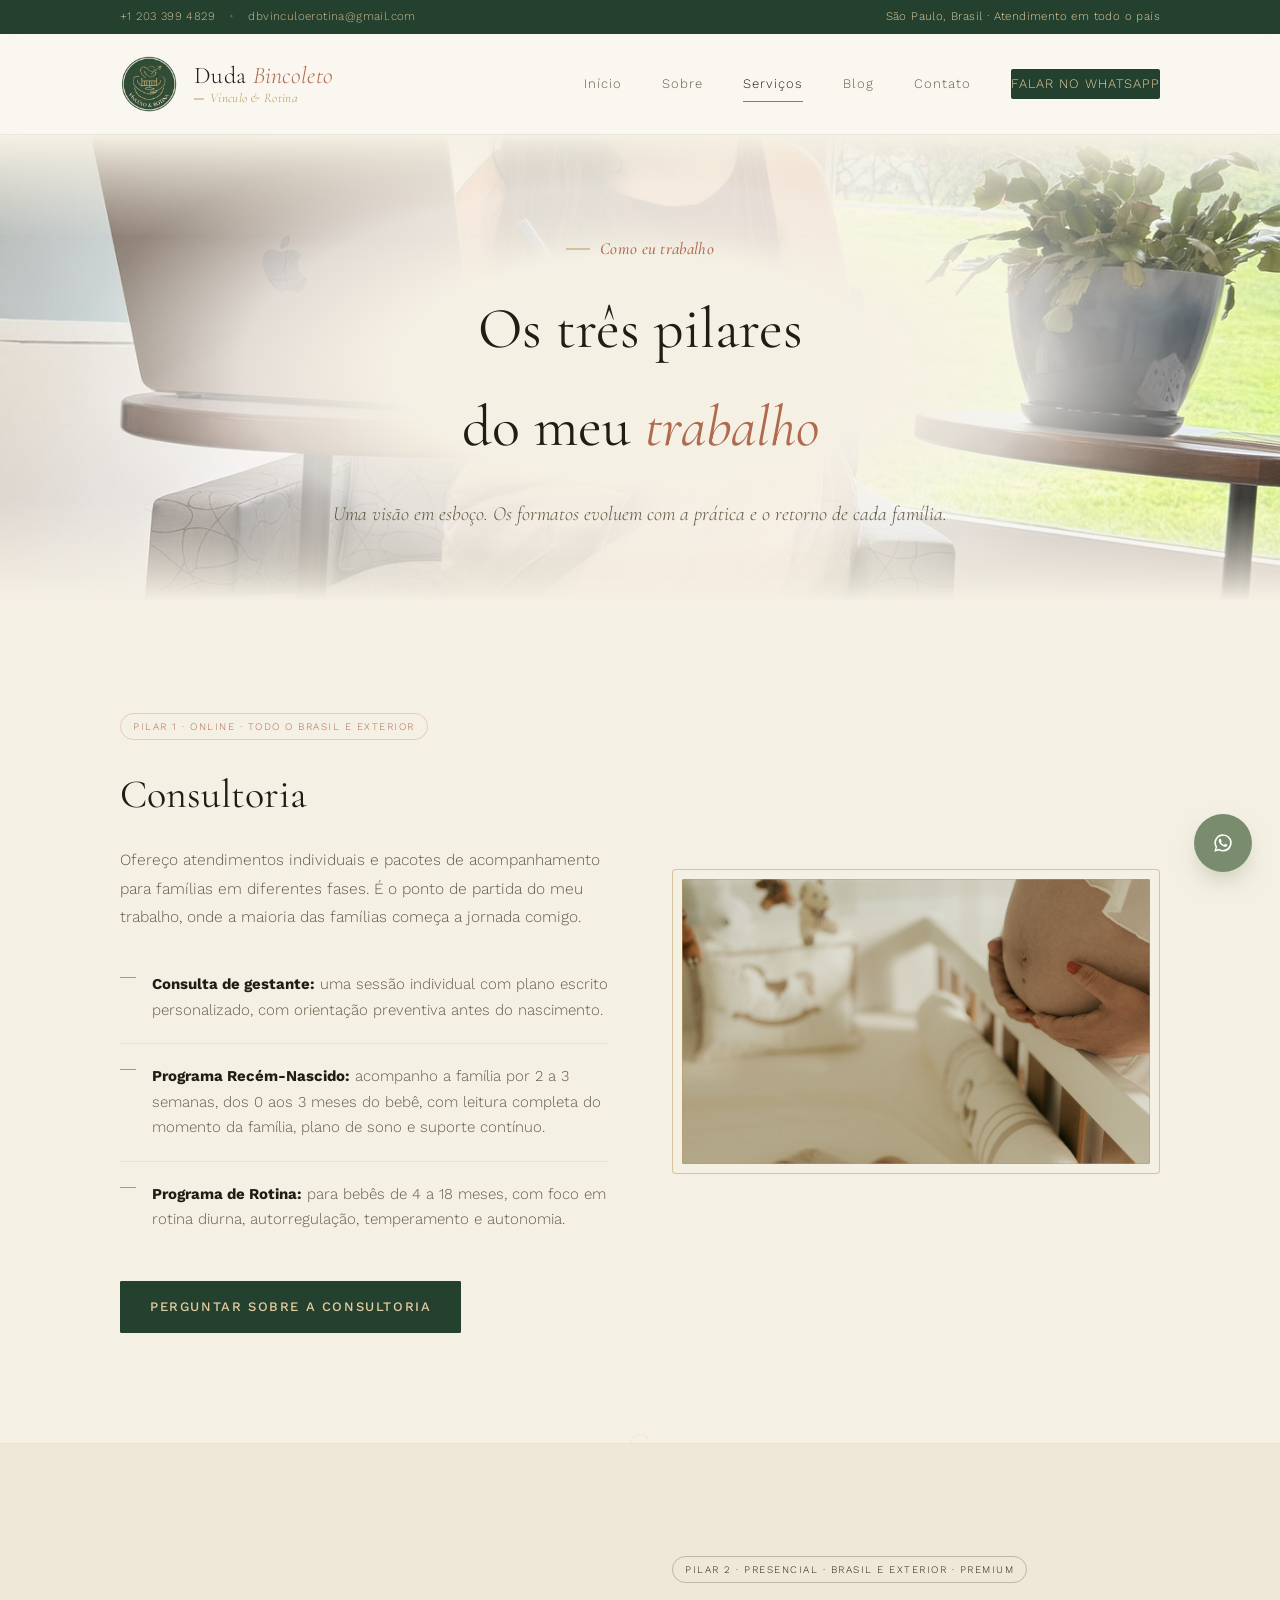
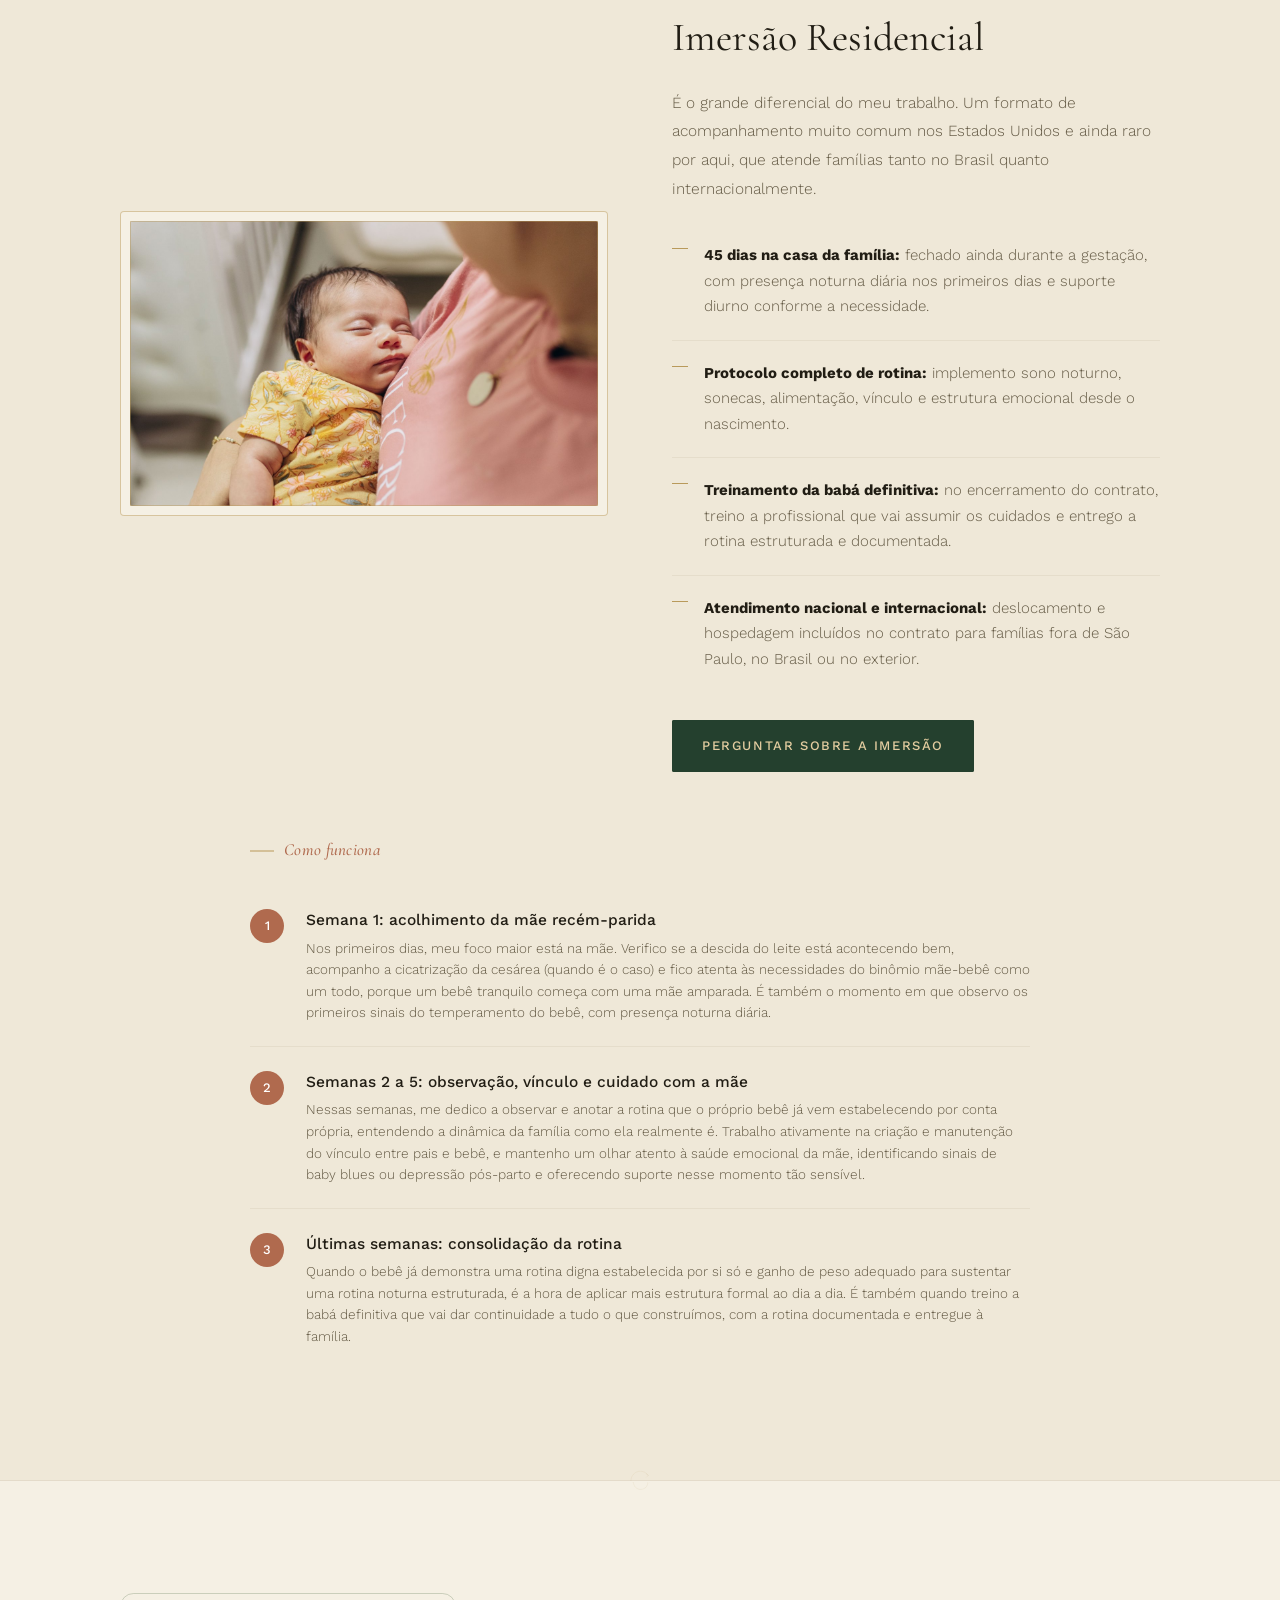
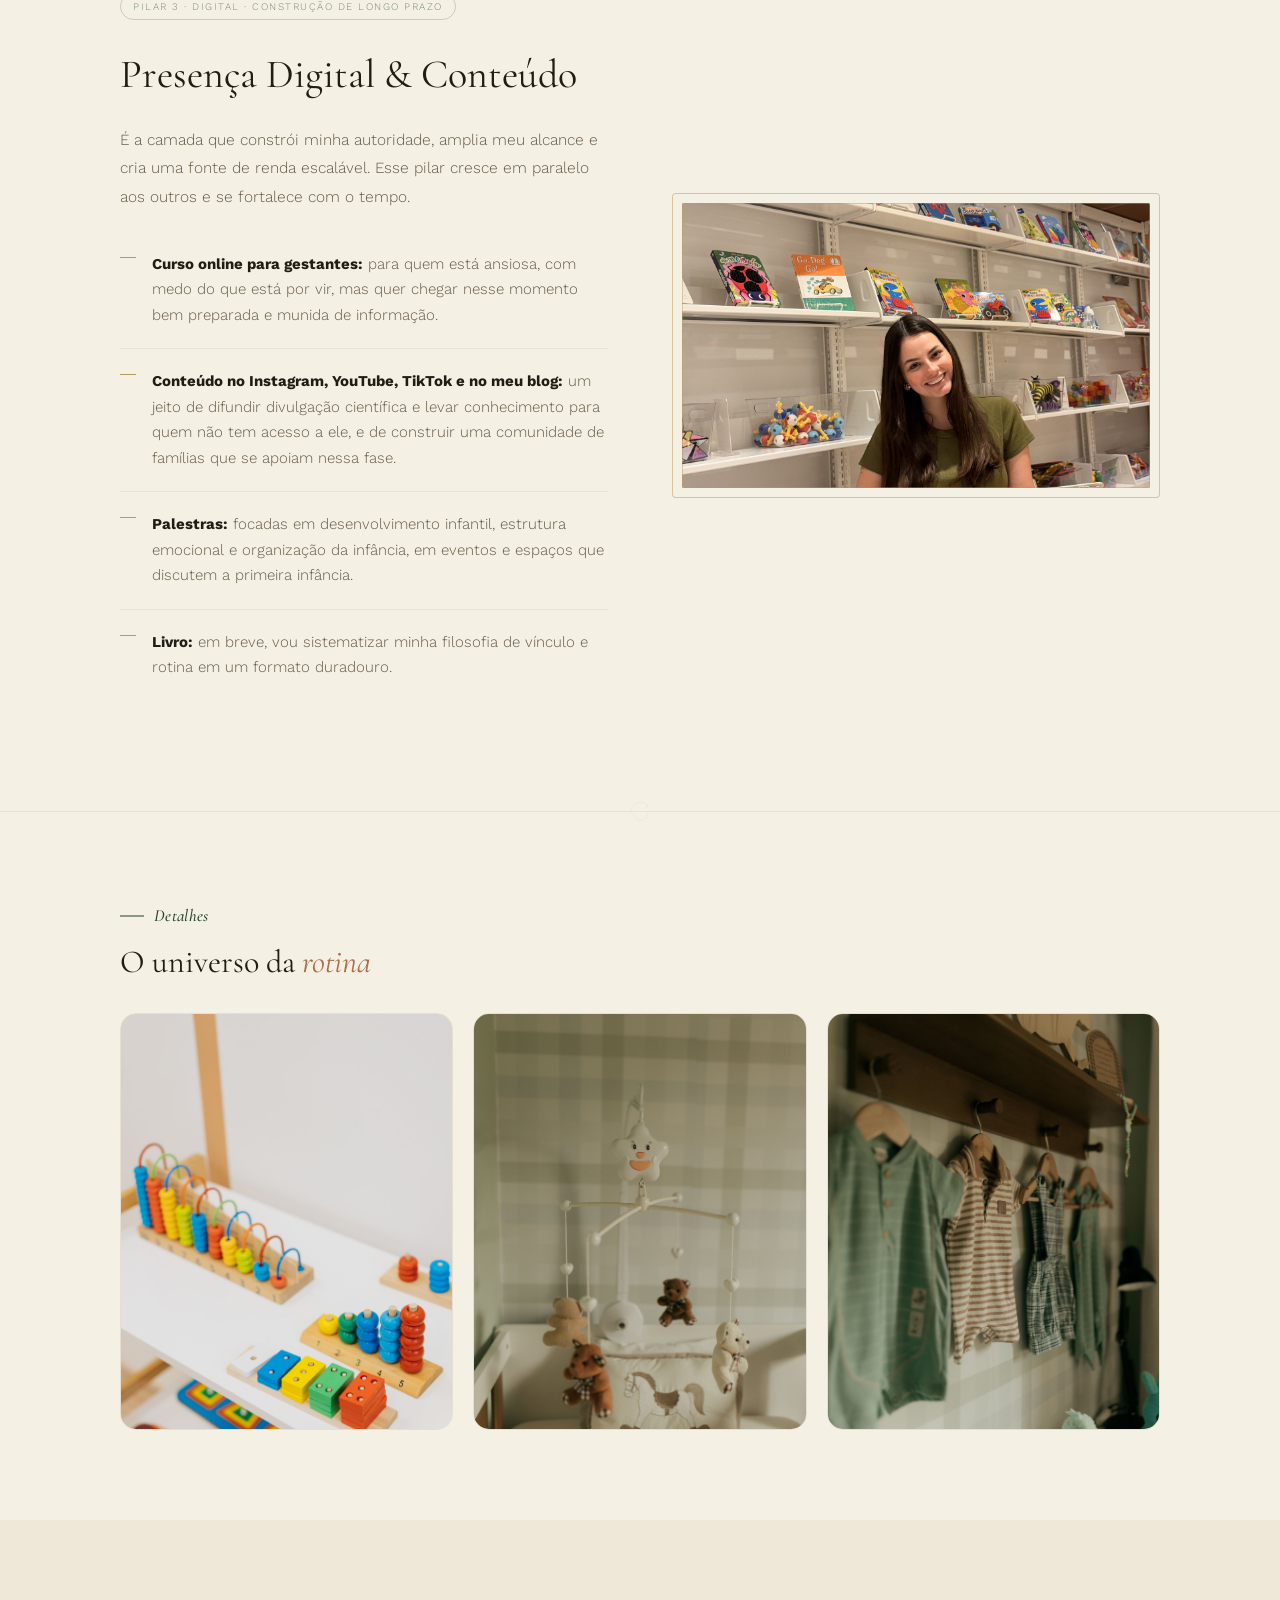
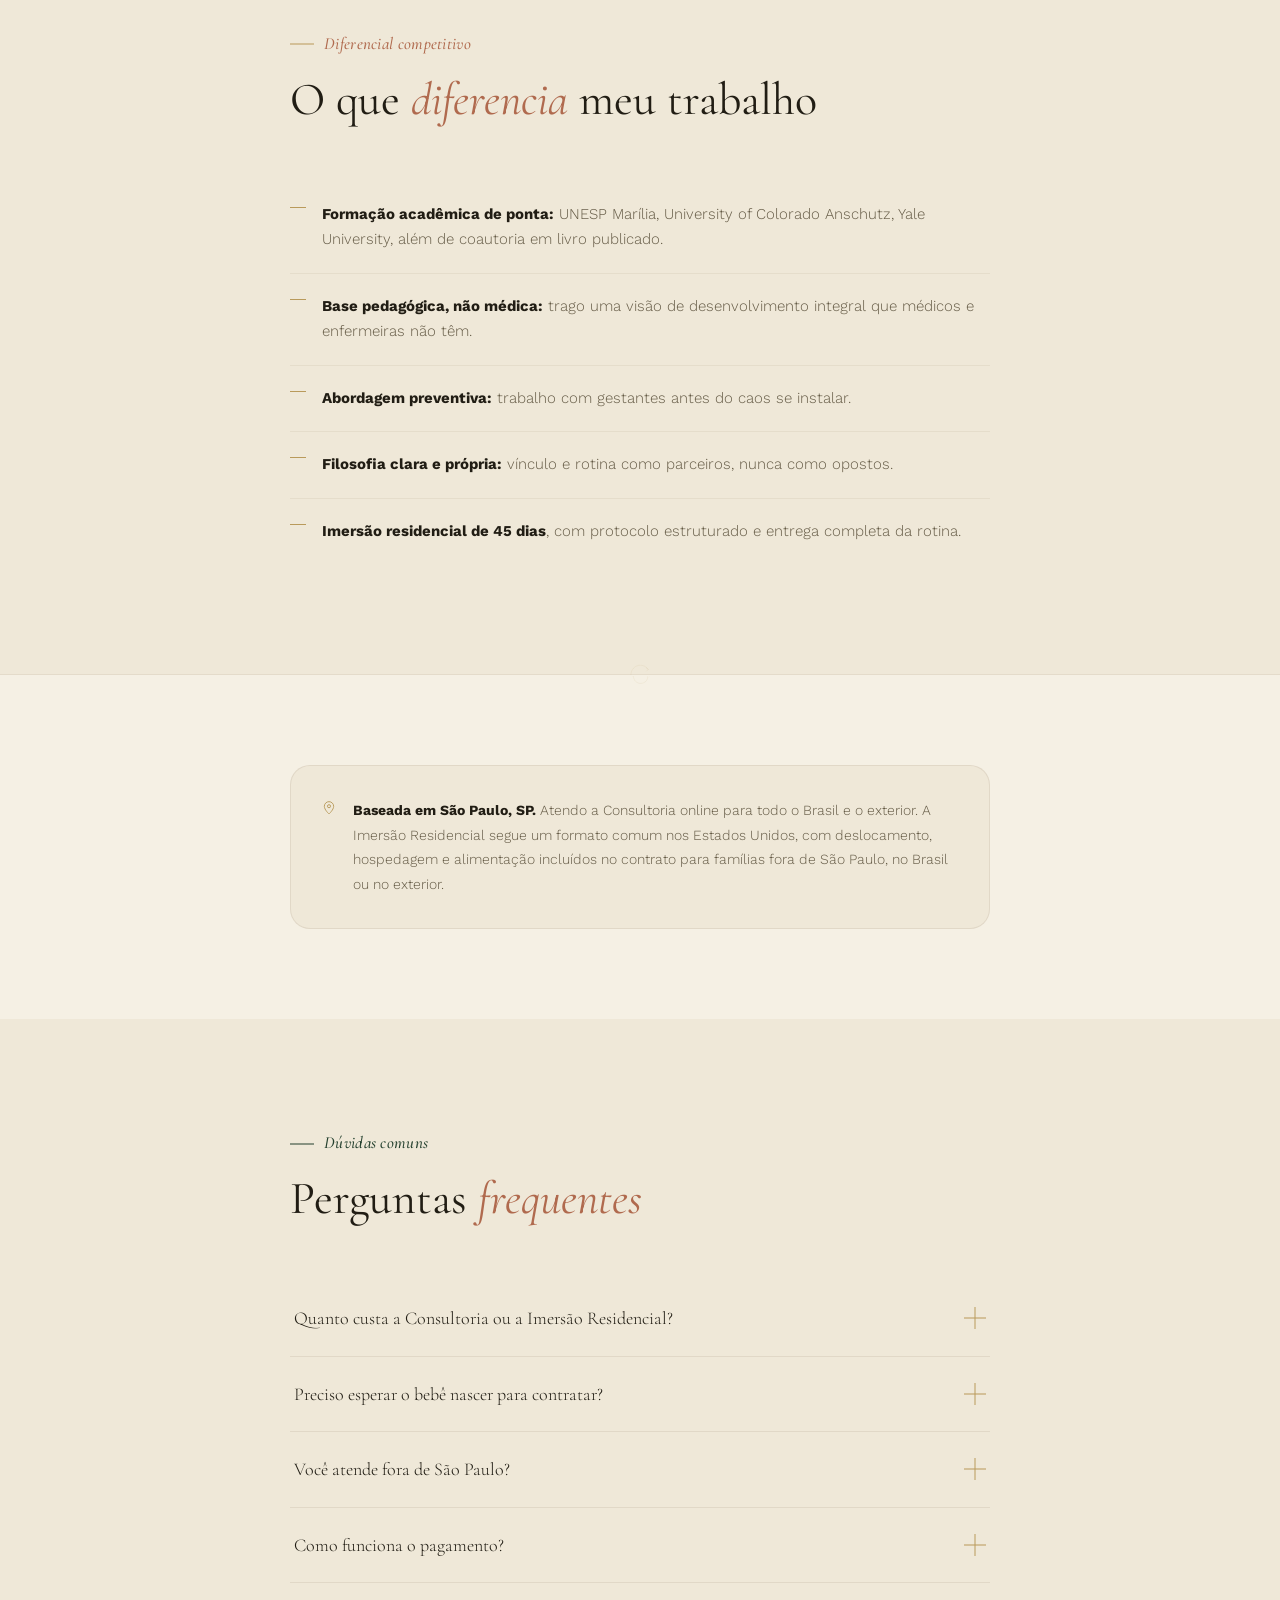
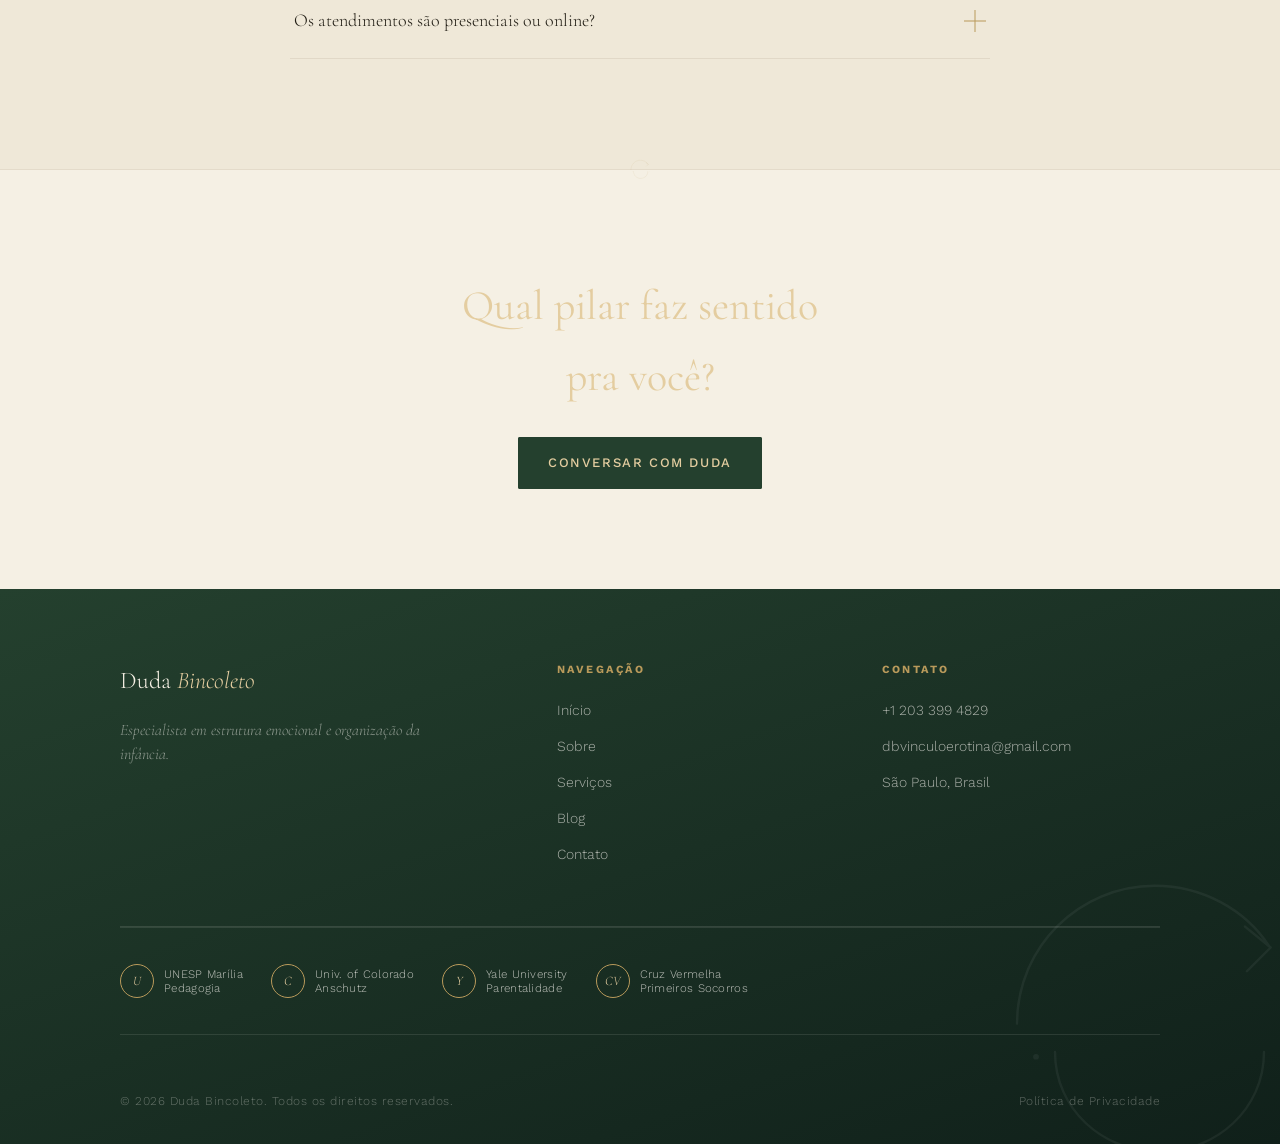
<file: servicos.html>
<!DOCTYPE html>
<html lang="pt-BR">
<head>
<meta charset="UTF-8">
<meta name="viewport" content="width=device-width, initial-scale=1.0">
<title>Serviços | Duda Bincoleto</title>
<meta name="description" content="Consultoria, Imersão Residencial e Presença Digital: conheça os três pilares do meu trabalho.">
<meta property="og:type" content="website">
<meta property="og:site_name" content="Duda Bincoleto">
<meta property="og:title" content="Serviços | Duda Bincoleto">
<meta property="og:description" content="Consultoria, Imersão Residencial e Presença Digital: conheça os três pilares do meu trabalho.">
<meta property="og:image" content="og-cover.jpg">
<meta name="twitter:card" content="summary_large_image">
<meta name="twitter:title" content="Serviços | Duda Bincoleto">
<meta name="twitter:description" content="Consultoria, Imersão Residencial e Presença Digital: conheça os três pilares do meu trabalho.">
<meta name="twitter:image" content="og-cover.jpg">
<link rel="icon" type="image/png" sizes="32x32" href="favicon-32.png">
<link rel="icon" type="image/png" sizes="16x16" href="favicon-16.png">
<link rel="apple-touch-icon" href="apple-touch-icon.png">
<link rel="preconnect" href="https://fonts.googleapis.com">
<link href="https://fonts.googleapis.com/css2?family=Cormorant+Garamond:ital,wght@0,300;0,400;0,600;1,300;1,400&family=Work+Sans:wght@300;400;500;600&display=swap" rel="stylesheet">
<link rel="stylesheet" href="styles.css">
</head>
<body>

<div class="topbar">
  <div class="wrap topbar-inner">
    <a href="https://wa.me/12033994829" target="_blank" rel="noopener">+1 203 399 4829</a>
    <span class="sep">•</span>
    <a href="mailto:dbvinculoerotina@gmail.com">dbvinculoerotina@gmail.com</a>
    <span class="spacer"></span>
    <span>São Paulo, Brasil · Atendimento em todo o país</span>
  </div>
</div>
<header class="site-header">
  <div class="wrap">
    <a href="index.html" class="logo">
      <img src="logo-badge.png" alt="Duda Bincoleto">
      <span class="logo-text">
        <span>Duda <em>Bincoleto</em></span>
        <span class="logo-tagline">Vínculo &amp; Rotina</span>
      </span>
    </a>
    <nav class="nav-links">
      <a href="index.html">Início</a>
      <a href="sobre.html">Sobre</a>
      <a href="servicos.html" class="active">Serviços</a>
      <a href="blog.html">Blog</a>
      <a href="contato.html">Contato</a>
      <a href="https://wa.me/12033994829" class="nav-cta" target="_blank" rel="noopener">Falar no WhatsApp</a>
    </nav>
    <button class="nav-toggle" aria-label="Abrir menu"><span></span><span></span><span></span></button>
  </div>
</header>

<section class="page-hero">
  <div class="page-hero-bg"><img src="duda-07-mesa-trabalho.jpg" alt=""></div>
  <div class="page-hero-overlay"></div>
  <div class="beam-field"><div class="beam"></div></div>
  <div class="page-hero-inner">
    <span class="eyebrow">Como eu trabalho</span>
    <h1 style="margin-top:16px;">Os três pilares<br>do meu <em>trabalho</em></h1>
    <p>Uma visão em esboço. Os formatos evoluem com a prática e o retorno de cada família.</p>
  </div>
</section>

<!-- PILLAR 01 -->
<section class="section border-b">
  <div class="wrap">
    <div class="split">
      <div class="split-text">
        <span class="pillar-tag">Pilar 1 · Online · Todo o Brasil e exterior</span>
        <h2 style="font-size:clamp(28px,3.6vw,40px); margin:20px 0 18px;">Consultoria</h2>
        <p class="body-text">Ofereço atendimentos individuais e pacotes de acompanhamento para famílias em diferentes fases. É o ponto de partida do meu trabalho, onde a maioria das famílias começa a jornada comigo.</p>
        <ul class="check-list">
          <li><span class="mark"></span><span><strong>Consulta de gestante:</strong> uma sessão individual com plano escrito personalizado, com orientação preventiva antes do nascimento.</span></li>
          <li><span class="mark"></span><span><strong>Programa Recém-Nascido:</strong> acompanho a família por 2 a 3 semanas, dos 0 aos 3 meses do bebê, com leitura completa do momento da família, plano de sono e suporte contínuo.</span></li>
          <li><span class="mark"></span><span><strong>Programa de Rotina:</strong> para bebês de 4 a 18 meses, com foco em rotina diurna, autorregulação, temperamento e autonomia.</span></li>
        </ul>
        <a href="https://wa.me/12033994829?text=Ol%C3%A1%2C%20Duda!%20Quero%20saber%20mais%20sobre%20a%20Consultoria." class="btn btn-primary" style="margin-top:28px;" target="_blank" rel="noopener">Perguntar sobre a Consultoria</a>
      </div>
      <div class="split-media">
        <div class="photo-frame wide">
          <img src="baby-12-gestante-berco.jpg" alt="Gestante preparando o enxoval, orientação preventiva" style="object-position: center 30%;">
        </div>
      </div>
    </div>
  </div>
</section>

<!-- PILLAR 02 -->
<section class="section warm border-b">
  <div class="wrap">
    <div class="split reverse">
      <div class="split-text">
        <span class="pillar-tag" style="color:var(--dark); border-color:rgba(44,36,22,0.25);">Pilar 2 · Presencial · Brasil e exterior · Premium</span>
        <h2 style="font-size:clamp(28px,3.6vw,40px); margin:20px 0 18px;">Imersão Residencial</h2>
        <p class="body-text">É o grande diferencial do meu trabalho. Um formato de acompanhamento muito comum nos Estados Unidos e ainda raro por aqui, que atende famílias tanto no Brasil quanto internacionalmente.</p>
        <ul class="check-list">
          <li><span class="mark"></span><span><strong>45 dias na casa da família:</strong> fechado ainda durante a gestação, com presença noturna diária nos primeiros dias e suporte diurno conforme a necessidade.</span></li>
          <li><span class="mark"></span><span><strong>Protocolo completo de rotina:</strong> implemento sono noturno, sonecas, alimentação, vínculo e estrutura emocional desde o nascimento.</span></li>
          <li><span class="mark"></span><span><strong>Treinamento da babá definitiva:</strong> no encerramento do contrato, treino a profissional que vai assumir os cuidados e entrego a rotina estruturada e documentada.</span></li>
          <li><span class="mark"></span><span><strong>Atendimento nacional e internacional:</strong> deslocamento e hospedagem incluídos no contrato para famílias fora de São Paulo, no Brasil ou no exterior.</span></li>
        </ul>
        <a href="https://wa.me/12033994829?text=Ol%C3%A1%2C%20Duda!%20Quero%20saber%20mais%20sobre%20a%20Imers%C3%A3o%20Residencial." class="btn btn-primary" style="margin-top:28px;" target="_blank" rel="noopener">Perguntar sobre a Imersão</a>
      </div>
      <div class="split-media">
        <div class="photo-frame wide">
          <img src="baby-01-colo-vinculo.jpg" alt="Vínculo entre mãe e bebê durante a Imersão Residencial" style="object-position: center 25%;">
        </div>
      </div>
    </div>

    <div class="wrap-narrow" style="padding:0; margin-top:64px;">
      <span class="eyebrow" style="margin-bottom:20px; display:block;">Como funciona</span>
      <div class="step-list">
        <div class="step-item">
          <div class="step-num">1</div>
          <div><div class="step-title">Semana 1: acolhimento da mãe recém-parida</div><div class="step-desc">Nos primeiros dias, meu foco maior está na mãe. Verifico se a descida do leite está acontecendo bem, acompanho a cicatrização da cesárea (quando é o caso) e fico atenta às necessidades do binômio mãe-bebê como um todo, porque um bebê tranquilo começa com uma mãe amparada. É também o momento em que observo os primeiros sinais do temperamento do bebê, com presença noturna diária.</div></div>
        </div>
        <div class="step-item">
          <div class="step-num">2</div>
          <div><div class="step-title">Semanas 2 a 5: observação, vínculo e cuidado com a mãe</div><div class="step-desc">Nessas semanas, me dedico a observar e anotar a rotina que o próprio bebê já vem estabelecendo por conta própria, entendendo a dinâmica da família como ela realmente é. Trabalho ativamente na criação e manutenção do vínculo entre pais e bebê, e mantenho um olhar atento à saúde emocional da mãe, identificando sinais de baby blues ou depressão pós-parto e oferecendo suporte nesse momento tão sensível.</div></div>
        </div>
        <div class="step-item">
          <div class="step-num">3</div>
          <div><div class="step-title">Últimas semanas: consolidação da rotina</div><div class="step-desc">Quando o bebê já demonstra uma rotina digna estabelecida por si só e ganho de peso adequado para sustentar uma rotina noturna estruturada, é a hora de aplicar mais estrutura formal ao dia a dia. É também quando treino a babá definitiva que vai dar continuidade a tudo o que construímos, com a rotina documentada e entregue à família.</div></div>
        </div>
      </div>
    </div>
  </div>
</section>

<!-- PILLAR 03 -->
<section class="section border-b">
  <div class="wrap">
    <div class="split">
      <div class="split-text">
        <span class="pillar-tag" style="color:var(--sage); border-color:rgba(122,140,110,0.35);">Pilar 3 · Digital · Construção de longo prazo</span>
        <h2 style="font-size:clamp(28px,3.6vw,40px); margin:20px 0 18px;">Presença Digital & Conteúdo</h2>
        <p class="body-text">É a camada que constrói minha autoridade, amplia meu alcance e cria uma fonte de renda escalável. Esse pilar cresce em paralelo aos outros e se fortalece com o tempo.</p>
        <ul class="check-list">
          <li><span class="mark"></span><span><strong>Curso online para gestantes:</strong> para quem está ansiosa, com medo do que está por vir, mas quer chegar nesse momento bem preparada e munida de informação.</span></li>
          <li><span class="mark"></span><span><strong>Conteúdo no Instagram, YouTube, TikTok e no meu blog:</strong> um jeito de difundir divulgação científica e levar conhecimento para quem não tem acesso a ele, e de construir uma comunidade de famílias que se apoiam nessa fase.</span></li>
          <li><span class="mark"></span><span><strong>Palestras:</strong> focadas em desenvolvimento infantil, estrutura emocional e organização da infância, em eventos e espaços que discutem a primeira infância.</span></li>
          <li><span class="mark"></span><span><strong>Livro:</strong> em breve, vou sistematizar minha filosofia de vínculo e rotina em um formato duradouro.</span></li>
        </ul>
      </div>
      <div class="split-media">
        <div class="photo-frame wide">
          <img src="duda-06-laptop-livraria.jpg" alt="Duda Bincoleto produzindo conteúdo sobre desenvolvimento infantil">
        </div>
      </div>
    </div>
  </div>
</section>

<!-- AMBIENCE STRIP -->
<section class="section-tight border-b">
  <div class="wrap">
    <div class="section-head" style="margin-bottom:32px;">
      <span class="eyebrow sage">Detalhes</span>
      <h2 style="font-size:clamp(24px,3vw,32px);">O universo da <em>rotina</em></h2>
    </div>
    <div class="ambience-strip">
      <div class="ambience-frame">
        <img src="baby-04-brinquedos-montessori.jpg" alt="Materiais montessorianos usados no trabalho de desenvolvimento infantil">
      </div>
      <div class="ambience-frame">
        <img src="baby-02-movel-quarto.jpg" alt="Móbile de quarto de bebê, ambiente de sono estruturado">
      </div>
      <div class="ambience-frame">
        <img src="baby-03-roupinhas.jpg" alt="Organização do enxoval do bebê">
      </div>
    </div>
  </div>
</section>

<!-- DIFFERENTIATORS -->
<section class="section warm border-b">
  <div class="wrap-narrow">
    <div class="section-head">
      <span class="eyebrow">Diferencial competitivo</span>
      <h2>O que <em>diferencia</em> meu trabalho</h2>
    </div>
    <ul class="check-list">
      <li><span class="mark"></span><span><strong>Formação acadêmica de ponta:</strong> UNESP Marília, University of Colorado Anschutz, Yale University, além de coautoria em livro publicado.</span></li>
      <li><span class="mark"></span><span><strong>Base pedagógica, não médica:</strong> trago uma visão de desenvolvimento integral que médicos e enfermeiras não têm.</span></li>
      <li><span class="mark"></span><span><strong>Abordagem preventiva:</strong> trabalho com gestantes antes do caos se instalar.</span></li>
      <li><span class="mark"></span><span><strong>Filosofia clara e própria:</strong> vínculo e rotina como parceiros, nunca como opostos.</span></li>
      <li><span class="mark"></span><span><strong>Imersão residencial de 45 dias</strong>, com protocolo estruturado e entrega completa da rotina.</span></li>
    </ul>
  </div>
</section>

<!-- GEO -->
<section class="section-tight border-b">
  <div class="wrap-narrow">
    <div class="info-box">
      <span class="icon" style="color:var(--gold);"><svg width="16" height="16" viewBox="0 0 24 24" fill="none" style="display:block;"><path d="M12 21s-7-6.5-7-11.5A7 7 0 0 1 19 9.5C19 14.5 12 21 12 21Z" stroke="currentColor" stroke-width="1.4"/><circle cx="12" cy="9.3" r="2.3" stroke="currentColor" stroke-width="1.4"/></svg></span>
      <p><strong>Baseada em São Paulo, SP.</strong> Atendo a Consultoria online para todo o Brasil e o exterior. A Imersão Residencial segue um formato comum nos Estados Unidos, com deslocamento, hospedagem e alimentação incluídos no contrato para famílias fora de São Paulo, no Brasil ou no exterior.</p>
    </div>
  </div>
</section>

<!-- FAQ -->
<section class="section warm border-b">
  <div class="wrap-narrow">
    <div class="section-head">
      <span class="eyebrow sage">Dúvidas comuns</span>
      <h2>Perguntas <em>frequentes</em></h2>
    </div>
    <div class="faq-list">
      <details class="faq-item">
        <summary>Quanto custa a Consultoria ou a Imersão Residencial?<span class="faq-plus"></span></summary>
        <p>Os valores são personalizados conforme o formato e a fase da família, mas os pacotes começam a partir de R$ 10.000. Manda uma mensagem no WhatsApp contando um pouco da sua situação que eu te passo os valores certinhos.</p>
      </details>
      <details class="faq-item">
        <summary>Preciso esperar o bebê nascer para contratar?<span class="faq-plus"></span></summary>
        <p>Não, pelo contrário. A Imersão Residencial, inclusive, costuma ser fechada ainda durante a gestação, para que tudo já esteja alinhado quando o bebê chegar. Também recebo gestantes na Consultoria, com orientação preventiva.</p>
      </details>
      <details class="faq-item">
        <summary>Você atende fora de São Paulo?<span class="faq-plus"></span></summary>
        <p>Sim. A Consultoria é online, então atendo qualquer lugar do Brasil ou exterior. A Imersão Residencial é presencial e viaja para todo o país e também para fora dele, com deslocamento, hospedagem e alimentação incluídos no contrato.</p>
      </details>
      <details class="faq-item">
        <summary>Como funciona o pagamento?<span class="faq-plus"></span></summary>
        <p>O pagamento é ajustado individualmente conforme o serviço contratado, mas aceito todas as formas: cartão, Pix e transferência bancária.</p>
      </details>
      <details class="faq-item">
        <summary>Os atendimentos são presenciais ou online?<span class="faq-plus"></span></summary>
        <p>A Consultoria é sempre online. A Imersão Residencial é sempre presencial, na casa da família.</p>
      </details>
    </div>
  </div>
</section>

<section class="cta-band dark">
  <div class="beam-field"><div class="beam"></div></div>
  <div class="wrap-narrow">
    <h2 style="color:var(--gold-light);">Qual pilar faz sentido<br>pra você?</h2>
    <a href="https://wa.me/12033994829?text=Ol%C3%A1%2C%20Duda!%20Quero%20entender%20qual%20servi%C3%A7o%20faz%20mais%20sentido%20para%20mim." class="btn btn-primary" target="_blank" rel="noopener">Conversar com Duda</a>
  </div>
</section>

<footer class="site-footer">
  <div class="wrap">
    <div class="footer-top">
      <div>
        <div class="footer-logo">Duda <em>Bincoleto</em></div>
        <p class="footer-tagline">Especialista em estrutura emocional e organização da infância.</p>
      </div>
      <div class="footer-col">
        <h5>Navegação</h5>
        <a href="index.html">Início</a>
        <a href="sobre.html">Sobre</a>
        <a href="servicos.html">Serviços</a>
        <a href="blog.html">Blog</a>
        <a href="contato.html">Contato</a>
      </div>
      <div class="footer-col">
        <h5>Contato</h5>
        <a href="https://wa.me/12033994829" target="_blank" rel="noopener">+1 203 399 4829</a>
        <a href="mailto:dbvinculoerotina@gmail.com">dbvinculoerotina@gmail.com</a>
        <p>São Paulo, Brasil</p>
      </div>
    </div>
    <div class="footer-seals">
      <div class="footer-seal"><span class="fs-ring">U</span><span class="fs-name">UNESP Marília<br>Pedagogia</span></div>
      <div class="footer-seal"><span class="fs-ring">C</span><span class="fs-name">Univ. of Colorado<br>Anschutz</span></div>
      <div class="footer-seal"><span class="fs-ring">Y</span><span class="fs-name">Yale University<br>Parentalidade</span></div>
      <div class="footer-seal"><span class="fs-ring">CV</span><span class="fs-name">Cruz Vermelha<br>Primeiros Socorros</span></div>
    </div>
    <div class="footer-bottom">
      <span>© 2026 Duda Bincoleto. Todos os direitos reservados.</span>
      <a href="privacidade.html" style="color:inherit;">Política de Privacidade</a>
    </div>
  </div>
</footer>

<a href="https://wa.me/12033994829?text=Ol%C3%A1%2C%20Duda!%20Gostaria%20de%20saber%20mais%20sobre%20seu%20trabalho." class="whatsapp-float" target="_blank" rel="noopener" aria-label="Falar no WhatsApp">
  <svg viewBox="0 0 24 24" fill="none"><path d="M17.6 6.32A7.85 7.85 0 0 0 12.05 4a7.94 7.94 0 0 0-6.9 11.9L4 20l4.2-1.1a7.9 7.9 0 0 0 3.8 1h.03a7.94 7.94 0 0 0 5.6-13.58ZM12.05 18.4h-.02a6.6 6.6 0 0 1-3.36-.92l-.24-.14-2.5.66.67-2.44-.16-.25a6.6 6.6 0 0 1 10.2-8.2 6.55 6.55 0 0 1 1.94 4.67 6.6 6.6 0 0 1-6.53 6.62Zm3.6-4.94c-.2-.1-1.17-.58-1.35-.64-.18-.07-.31-.1-.45.1-.13.2-.5.64-.62.77-.11.13-.23.14-.42.05-.2-.1-.83-.3-1.58-.98a5.9 5.9 0 0 1-1.1-1.36c-.11-.2 0-.3.09-.4.1-.1.2-.23.3-.35.1-.11.13-.2.2-.32.06-.13.03-.24-.02-.34-.05-.1-.45-1.08-.62-1.48-.16-.39-.33-.33-.45-.34h-.38c-.13 0-.34.05-.52.24-.18.2-.68.66-.68 1.6s.7 1.87.8 2c.1.13 1.37 2.1 3.33 2.94.46.2.83.32 1.11.41.47.15.9.13 1.24.08.38-.06 1.17-.48 1.33-.94.17-.46.17-.86.12-.94-.05-.09-.18-.14-.38-.24Z" fill="white"/></svg>
</a>

<script src="script.js"></script>
</body>
</html>
</file>
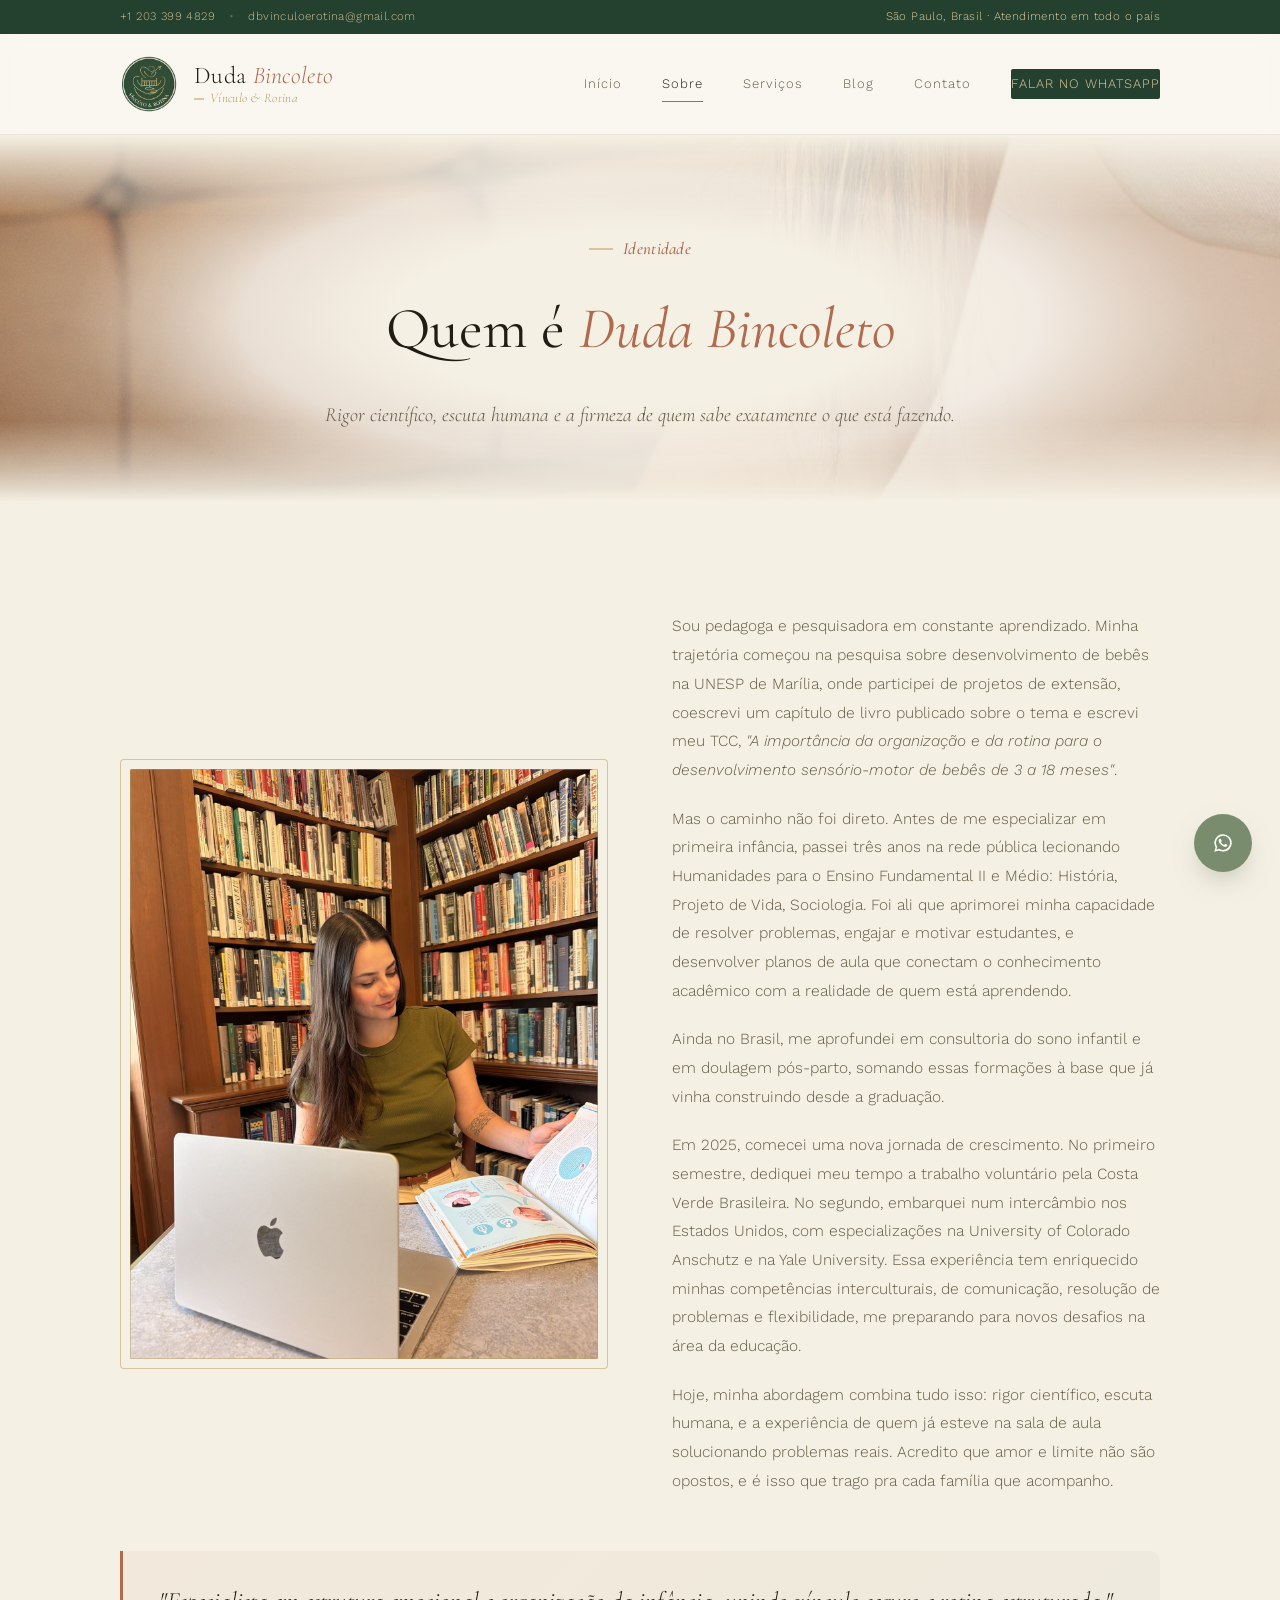
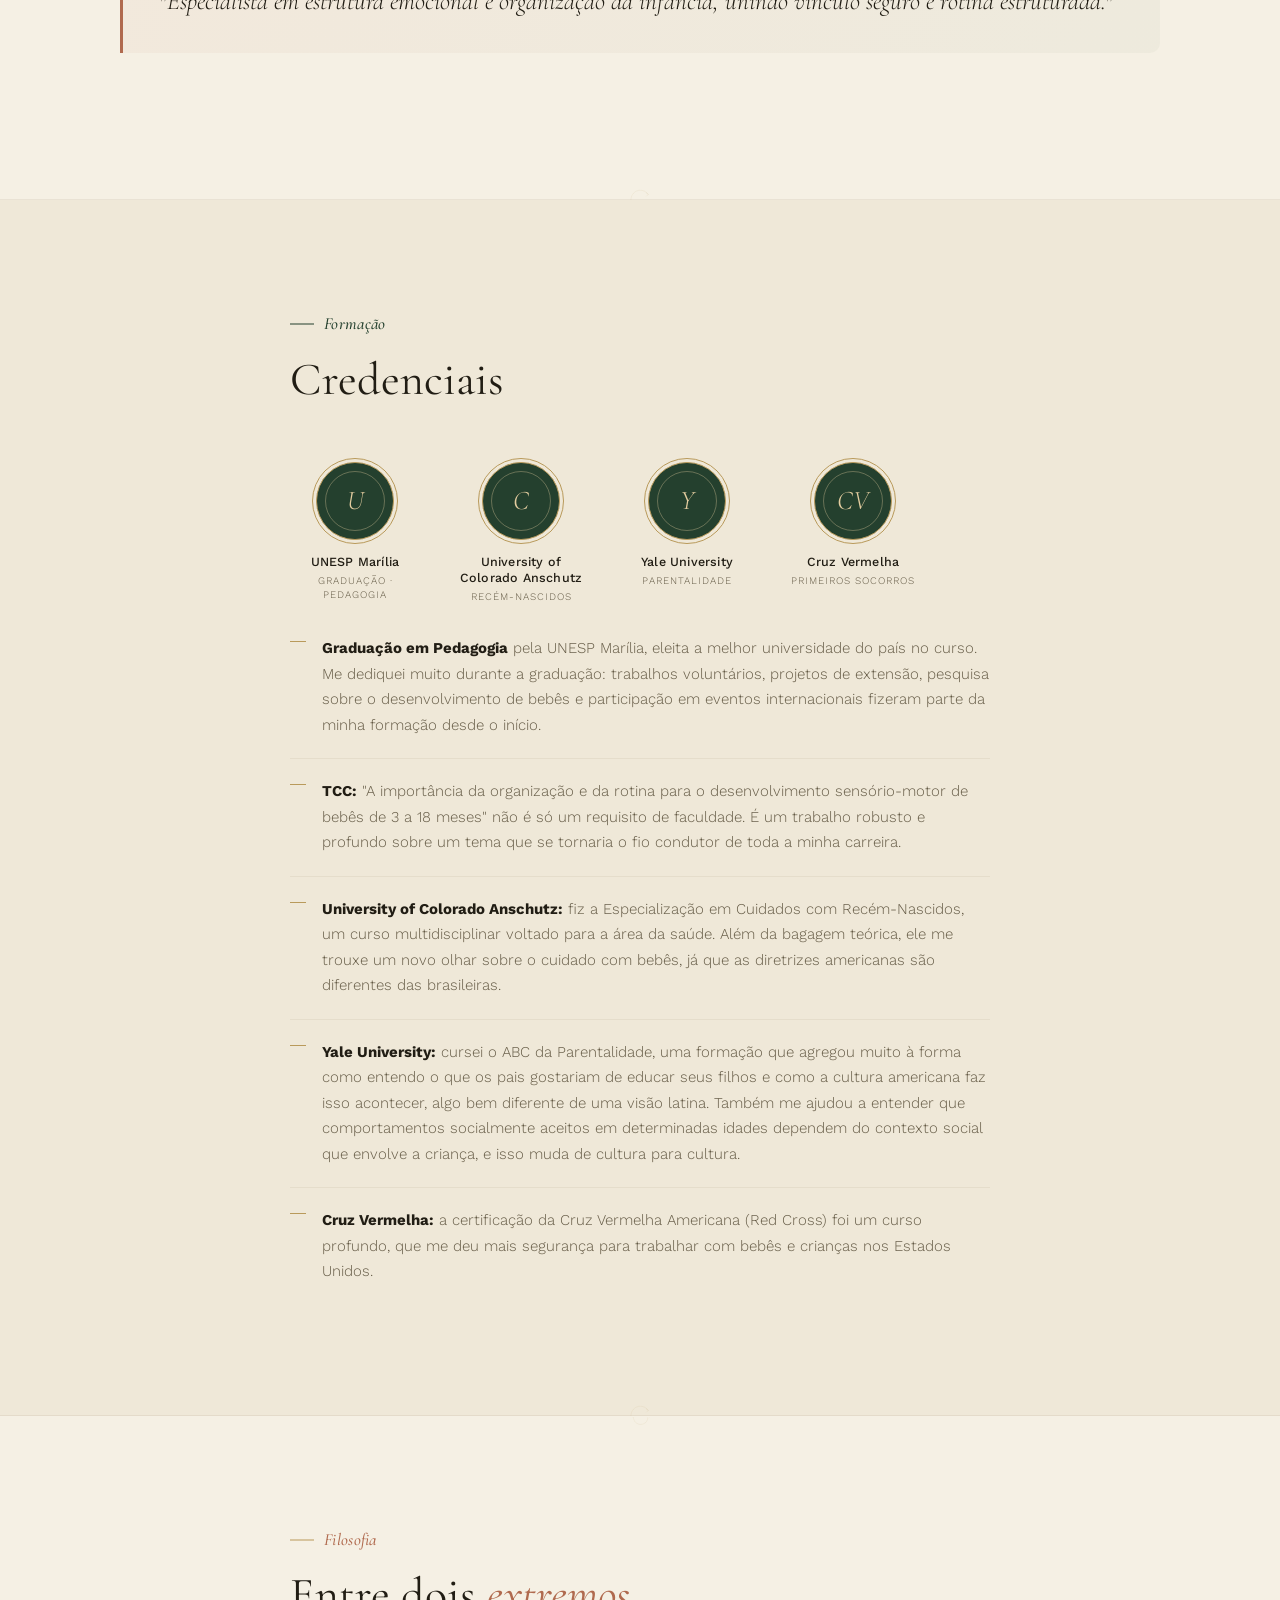
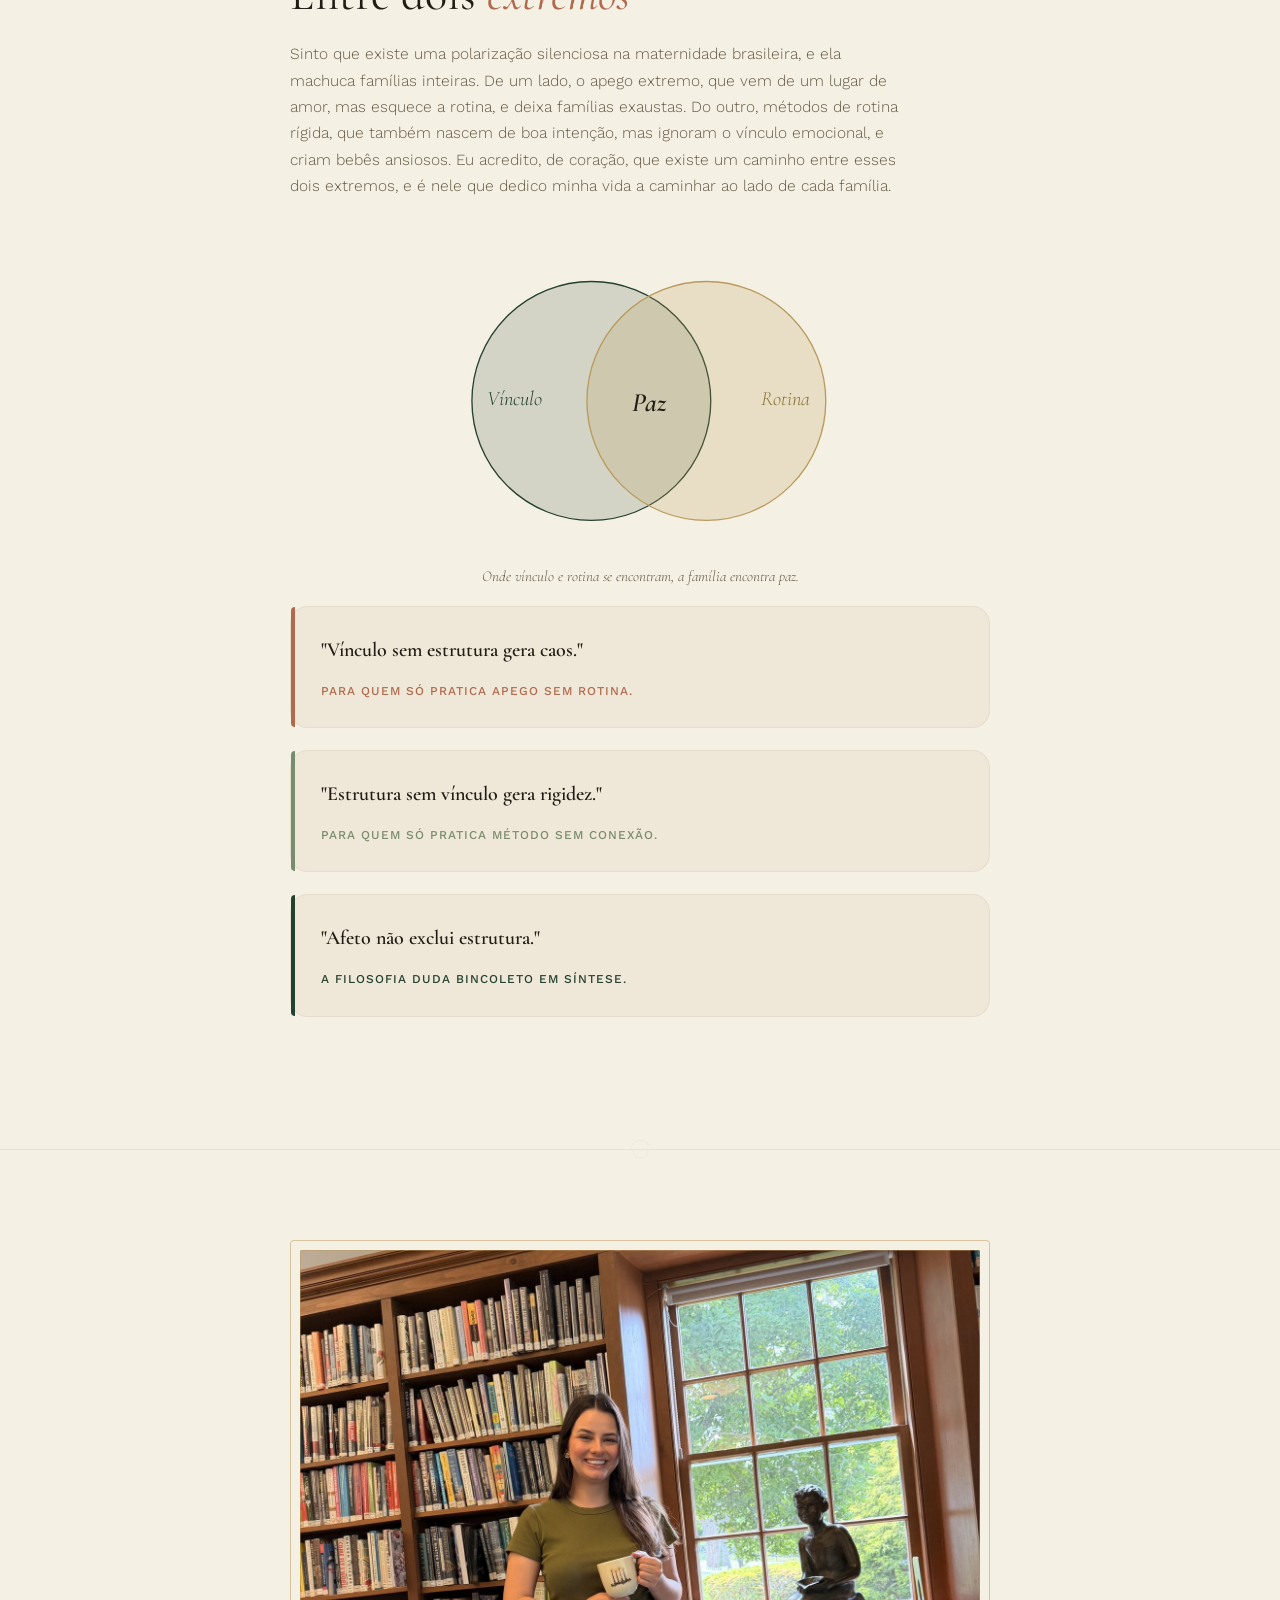
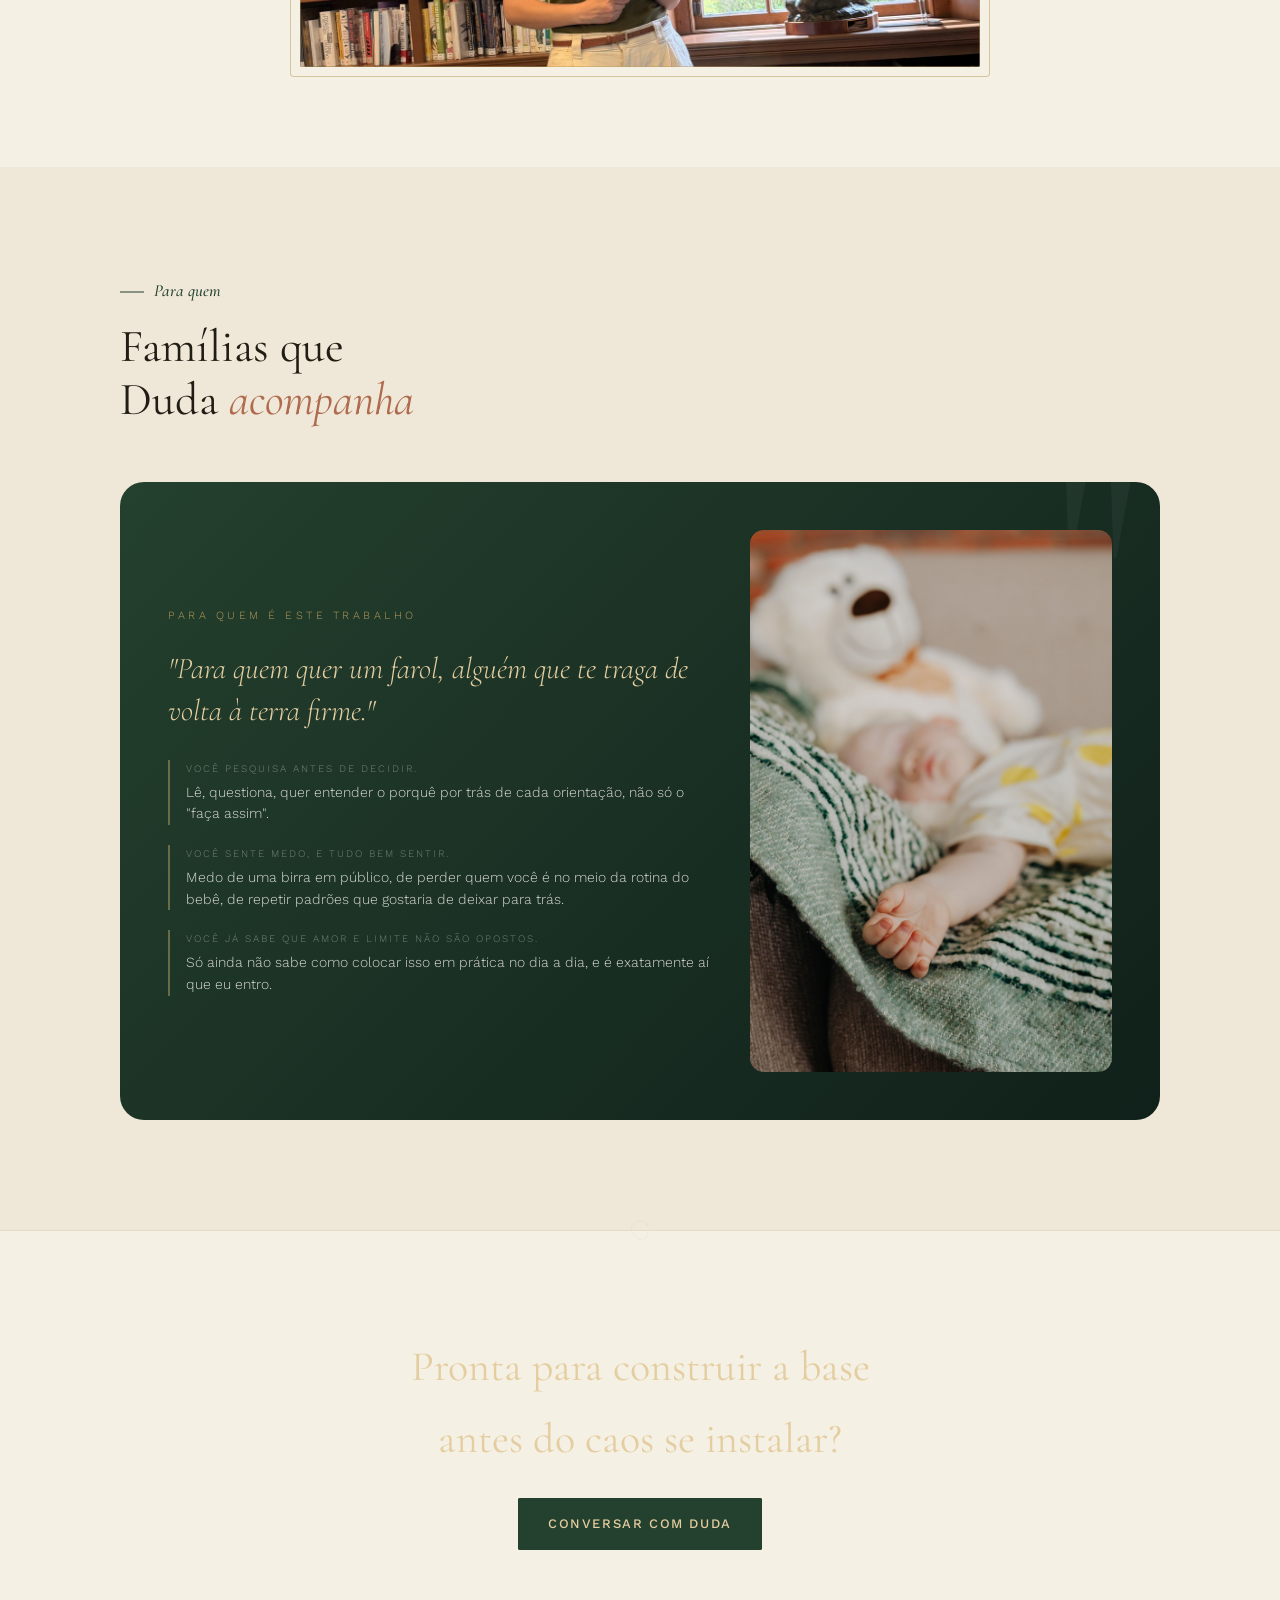
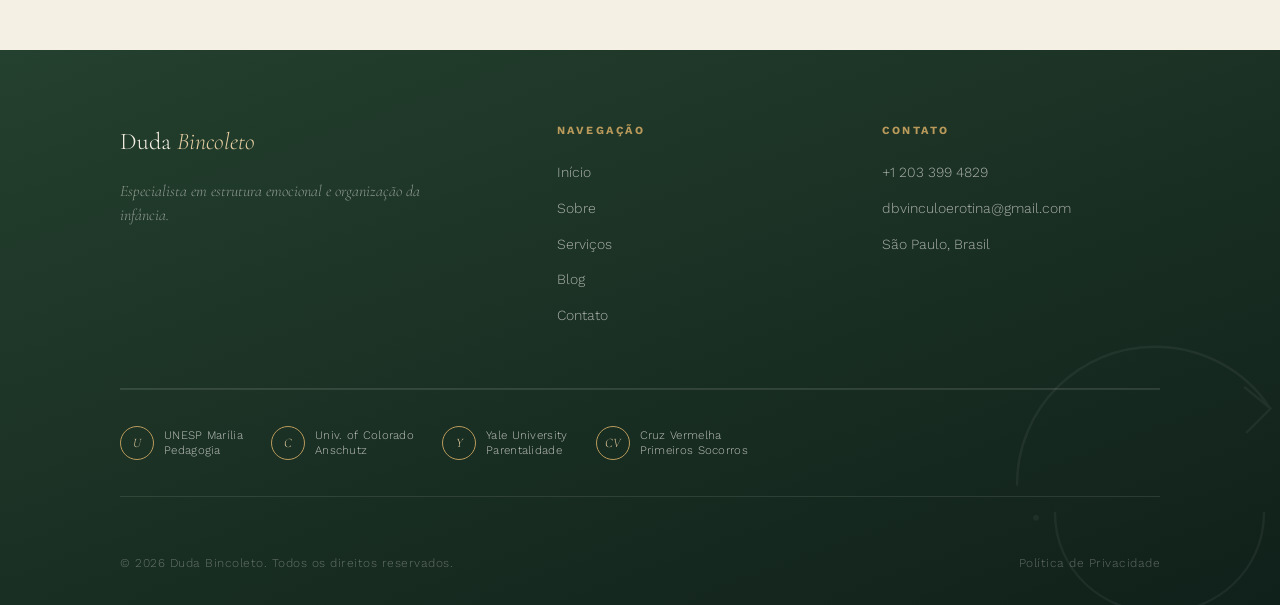
<file: sobre.html>
<!DOCTYPE html>
<html lang="pt-BR">
<head>
<meta charset="UTF-8">
<meta name="viewport" content="width=device-width, initial-scale=1.0">
<title>Sobre | Duda Bincoleto</title>
<meta name="description" content="Pedagoga formada pela UNESP Marília, com especializações em Colorado e Yale. Conheça a trajetória e a filosofia de Duda Bincoleto.">
<meta property="og:type" content="website">
<meta property="og:site_name" content="Duda Bincoleto">
<meta property="og:title" content="Sobre | Duda Bincoleto">
<meta property="og:description" content="Pedagoga formada pela UNESP Marília, com especializações em Colorado e Yale. Conheça a trajetória e a filosofia de Duda Bincoleto.">
<meta property="og:image" content="og-cover.jpg">
<meta name="twitter:card" content="summary_large_image">
<meta name="twitter:title" content="Sobre | Duda Bincoleto">
<meta name="twitter:description" content="Pedagoga formada pela UNESP Marília, com especializações em Colorado e Yale. Conheça a trajetória e a filosofia de Duda Bincoleto.">
<meta name="twitter:image" content="og-cover.jpg">
<link rel="icon" type="image/png" sizes="32x32" href="favicon-32.png">
<link rel="icon" type="image/png" sizes="16x16" href="favicon-16.png">
<link rel="apple-touch-icon" href="apple-touch-icon.png">
<link rel="preconnect" href="https://fonts.googleapis.com">
<link href="https://fonts.googleapis.com/css2?family=Cormorant+Garamond:ital,wght@0,300;0,400;0,600;1,300;1,400&family=Work+Sans:wght@300;400;500;600&display=swap" rel="stylesheet">
<link rel="stylesheet" href="styles.css">
</head>
<body>

<div class="topbar">
  <div class="wrap topbar-inner">
    <a href="https://wa.me/12033994829" target="_blank" rel="noopener">+1 203 399 4829</a>
    <span class="sep">•</span>
    <a href="mailto:dbvinculoerotina@gmail.com">dbvinculoerotina@gmail.com</a>
    <span class="spacer"></span>
    <span>São Paulo, Brasil · Atendimento em todo o país</span>
  </div>
</div>
<header class="site-header">
  <div class="wrap">
    <a href="index.html" class="logo">
      <img src="logo-badge.png" alt="Duda Bincoleto">
      <span class="logo-text">
        <span>Duda <em>Bincoleto</em></span>
        <span class="logo-tagline">Vínculo &amp; Rotina</span>
      </span>
    </a>
    <nav class="nav-links">
      <a href="index.html">Início</a>
      <a href="sobre.html" class="active">Sobre</a>
      <a href="servicos.html">Serviços</a>
      <a href="blog.html">Blog</a>
      <a href="contato.html">Contato</a>
      <a href="https://wa.me/12033994829" class="nav-cta" target="_blank" rel="noopener">Falar no WhatsApp</a>
    </nav>
    <button class="nav-toggle" aria-label="Abrir menu"><span></span><span></span><span></span></button>
  </div>
</header>

<section class="page-hero">
  <div class="page-hero-bg"><img src="baby-09-brincando-cama.jpg" alt=""></div>
  <div class="page-hero-overlay"></div>
  <div class="beam-field"><div class="beam"></div></div>
  <div class="page-hero-inner">
    <span class="eyebrow">Identidade</span>
    <h1 style="margin-top:16px;">Quem é <em>Duda Bincoleto</em></h1>
    <p>Rigor científico, escuta humana e a firmeza de quem sabe exatamente o que está fazendo.</p>
  </div>
</section>

<!-- BIO -->
<section class="section border-b">
  <div class="wrap">
    <div class="split">
      <div class="split-media">
        <div class="photo-frame">
          <img src="duda-01-estudo.jpg" alt="Duda Bincoleto estudando desenvolvimento infantil">
        </div>
      </div>
      <div class="split-text">
        <p class="body-text">Sou pedagoga e pesquisadora em constante aprendizado. Minha trajetória começou na pesquisa sobre desenvolvimento de bebês na UNESP de Marília, onde participei de projetos de extensão, coescrevi um capítulo de livro publicado sobre o tema e escrevi meu TCC, <em style="color:var(--mid); font-style:italic;">"A importância da organização e da rotina para o desenvolvimento sensório-motor de bebês de 3 a 18 meses"</em>.</p>
        <p class="body-text">Mas o caminho não foi direto. Antes de me especializar em primeira infância, passei três anos na rede pública lecionando Humanidades para o Ensino Fundamental II e Médio: História, Projeto de Vida, Sociologia. Foi ali que aprimorei minha capacidade de resolver problemas, engajar e motivar estudantes, e desenvolver planos de aula que conectam o conhecimento acadêmico com a realidade de quem está aprendendo.</p>
        <p class="body-text">Ainda no Brasil, me aprofundei em consultoria do sono infantil e em doulagem pós-parto, somando essas formações à base que já vinha construindo desde a graduação.</p>
        <p class="body-text">Em 2025, comecei uma nova jornada de crescimento. No primeiro semestre, dediquei meu tempo a trabalho voluntário pela Costa Verde Brasileira. No segundo, embarquei num intercâmbio nos Estados Unidos, com especializações na University of Colorado Anschutz e na Yale University. Essa experiência tem enriquecido minhas competências interculturais, de comunicação, resolução de problemas e flexibilidade, me preparando para novos desafios na área da educação.</p>
        <p class="body-text">Hoje, minha abordagem combina tudo isso: rigor científico, escuta humana, e a experiência de quem já esteve na sala de aula solucionando problemas reais. Acredito que amor e limite não são opostos, e é isso que trago pra cada família que acompanho.</p>
      </div>
    </div>
    <div class="highlight-box">
      <p>"Especialista em estrutura emocional e organização da infância, unindo vínculo seguro e rotina estruturada."</p>
    </div>
  </div>
</section>

<!-- CREDENTIALS -->
<section class="section warm border-b">
  <div class="wrap-narrow">
    <div class="section-head">
      <span class="eyebrow sage">Formação</span>
      <h2>Credenciais</h2>
    </div>
    <div class="badge-row">
      <div class="cred-seal">
        <div class="seal-ring"><span class="seal-initial">U</span></div>
        <span class="seal-name">UNESP Marília</span>
        <span class="seal-detail">Graduação · Pedagogia</span>
      </div>
      <div class="cred-seal">
        <div class="seal-ring"><span class="seal-initial">C</span></div>
        <span class="seal-name">University of Colorado Anschutz</span>
        <span class="seal-detail">Recém-nascidos</span>
      </div>
      <div class="cred-seal">
        <div class="seal-ring"><span class="seal-initial">Y</span></div>
        <span class="seal-name">Yale University</span>
        <span class="seal-detail">Parentalidade</span>
      </div>
      <div class="cred-seal">
        <div class="seal-ring"><span class="seal-initial">CV</span></div>
        <span class="seal-name">Cruz Vermelha</span>
        <span class="seal-detail">Primeiros Socorros</span>
      </div>
    </div>
    <ul class="check-list">
      <li><span class="mark"></span><span><strong>Graduação em Pedagogia</strong> pela UNESP Marília, eleita a melhor universidade do país no curso. Me dediquei muito durante a graduação: trabalhos voluntários, projetos de extensão, pesquisa sobre o desenvolvimento de bebês e participação em eventos internacionais fizeram parte da minha formação desde o início.</span></li>
      <li><span class="mark"></span><span><strong>TCC:</strong> "A importância da organização e da rotina para o desenvolvimento sensório-motor de bebês de 3 a 18 meses" não é só um requisito de faculdade. É um trabalho robusto e profundo sobre um tema que se tornaria o fio condutor de toda a minha carreira.</span></li>
      <li><span class="mark"></span><span><strong>University of Colorado Anschutz:</strong> fiz a Especialização em Cuidados com Recém-Nascidos, um curso multidisciplinar voltado para a área da saúde. Além da bagagem teórica, ele me trouxe um novo olhar sobre o cuidado com bebês, já que as diretrizes americanas são diferentes das brasileiras.</span></li>
      <li><span class="mark"></span><span><strong>Yale University:</strong> cursei o ABC da Parentalidade, uma formação que agregou muito à forma como entendo o que os pais gostariam de educar seus filhos e como a cultura americana faz isso acontecer, algo bem diferente de uma visão latina. Também me ajudou a entender que comportamentos socialmente aceitos em determinadas idades dependem do contexto social que envolve a criança, e isso muda de cultura para cultura.</span></li>
      <li><span class="mark"></span><span><strong>Cruz Vermelha:</strong> a certificação da Cruz Vermelha Americana (Red Cross) foi um curso profundo, que me deu mais segurança para trabalhar com bebês e crianças nos Estados Unidos.</span></li>
    </ul>
  </div>
</section>

<!-- PROBLEM / PHILOSOPHY -->
<section class="section border-b">
  <div class="wrap-narrow">
    <div class="section-head">
      <span class="eyebrow">Filosofia</span>
      <h2>Entre dois <em>extremos</em></h2>
      <p>Sinto que existe uma polarização silenciosa na maternidade brasileira, e ela machuca famílias inteiras. De um lado, o apego extremo, que vem de um lugar de amor, mas esquece a rotina, e deixa famílias exaustas. Do outro, métodos de rotina rígida, que também nascem de boa intenção, mas ignoram o vínculo emocional, e criam bebês ansiosos. Eu acredito, de coração, que existe um caminho entre esses dois extremos, e é nele que dedico minha vida a caminhar ao lado de cada família.</p>
    </div>

    <div class="venn-wrap">
      <svg viewBox="0 0 520 340" width="100%" style="max-width:460px;" role="img" aria-label="Diagrama mostrando Vínculo e Rotina se sobrepondo para formar Paz">
        <circle cx="205" cy="165" r="135" style="fill:var(--forest); opacity:0.16;"/>
        <circle cx="205" cy="165" r="135" style="fill:none; stroke:var(--forest); stroke-width:1.5;"/>
        <circle cx="335" cy="165" r="135" style="fill:var(--gold); opacity:0.22;"/>
        <circle cx="335" cy="165" r="135" style="fill:none; stroke:var(--gold); stroke-width:1.5;"/>
        <text x="118" y="170" text-anchor="middle" style="font-family:var(--serif); font-style:italic; font-size:23px; fill:var(--forest);">Vínculo</text>
        <text x="425" y="170" text-anchor="middle" style="font-family:var(--serif); font-style:italic; font-size:23px; fill:#8a6f2f;">Rotina</text>
        <text x="270" y="176" text-anchor="middle" style="font-family:var(--serif); font-style:italic; font-weight:600; font-size:30px; fill:var(--dark);">Paz</text>
      </svg>
    </div>
    <p class="venn-caption">Onde vínculo e rotina se encontram, a família encontra paz.</p>

    <div class="fase-block">
      <div class="fase-item" style="padding:26px 30px;">
        <div class="fase-title" style="font-size:20px;">"Vínculo sem estrutura gera caos."</div>
        <div class="fase-focus" style="margin-top:6px;">Para quem só pratica apego sem rotina.</div>
      </div>
      <div class="fase-item sage" style="padding:26px 30px;">
        <div class="fase-title" style="font-size:20px;">"Estrutura sem vínculo gera rigidez."</div>
        <div class="fase-focus" style="margin-top:6px;">Para quem só pratica método sem conexão.</div>
      </div>
      <div class="fase-item dark-accent" style="padding:26px 30px;">
        <div class="fase-title" style="font-size:20px;">"Afeto não exclui estrutura."</div>
        <div class="fase-focus" style="margin-top:6px;">A filosofia Duda Bincoleto em síntese.</div>
      </div>
    </div>
  </div>
</section>

<section class="section-tight border-b">
  <div class="wrap-narrow">
    <div class="photo-frame wide">
      <img src="duda-03-retrato-caneca.jpg" alt="Duda Bincoleto em seu ambiente de trabalho" style="object-position:center 28%;">
    </div>
  </div>
</section>

<!-- PERSONA -->
<section class="section warm border-b">
  <div class="wrap">
    <div class="section-head">
      <span class="eyebrow sage">Para quem</span>
      <h2>Famílias que<br>Duda <em>acompanha</em></h2>
    </div>
    <div class="persona-box has-photo">
      <div class="persona-content">
        <div class="persona-label">Para quem é este trabalho</div>
        <div class="persona-quote">"Para quem quer um farol, alguém que te traga de volta à terra firme."</div>
        <div class="persona-grid" style="grid-template-columns:1fr;">
          <div class="persona-trait"><div class="persona-trait-label">Você pesquisa antes de decidir.</div><div class="persona-trait-value">Lê, questiona, quer entender o porquê por trás de cada orientação, não só o "faça assim".</div></div>
          <div class="persona-trait"><div class="persona-trait-label">Você sente medo, e tudo bem sentir.</div><div class="persona-trait-value">Medo de uma birra em público, de perder quem você é no meio da rotina do bebê, de repetir padrões que gostaria de deixar para trás.</div></div>
          <div class="persona-trait"><div class="persona-trait-label">Você já sabe que amor e limite não são opostos.</div><div class="persona-trait-value">Só ainda não sabe como colocar isso em prática no dia a dia, e é exatamente aí que eu entro.</div></div>
        </div>
      </div>
      <div class="persona-photo">
        <img src="baby-10-dormindo-urso.jpg" alt="Bebê dormindo com seu ursinho">
      </div>
    </div>
  </div>
</section>

<section class="cta-band dark">
  <div class="beam-field"><div class="beam"></div></div>
  <div class="wrap-narrow">
    <h2 style="color:var(--gold-light);">Pronta para construir a base<br>antes do caos se instalar?</h2>
    <a href="https://wa.me/12033994829?text=Ol%C3%A1%2C%20Duda!%20Gostaria%20de%20saber%20mais%20sobre%20seu%20trabalho." class="btn btn-primary" target="_blank" rel="noopener">Conversar com Duda</a>
  </div>
</section>

<footer class="site-footer">
  <div class="wrap">
    <div class="footer-top">
      <div>
        <div class="footer-logo">Duda <em>Bincoleto</em></div>
        <p class="footer-tagline">Especialista em estrutura emocional e organização da infância.</p>
      </div>
      <div class="footer-col">
        <h5>Navegação</h5>
        <a href="index.html">Início</a>
        <a href="sobre.html">Sobre</a>
        <a href="servicos.html">Serviços</a>
        <a href="blog.html">Blog</a>
        <a href="contato.html">Contato</a>
      </div>
      <div class="footer-col">
        <h5>Contato</h5>
        <a href="https://wa.me/12033994829" target="_blank" rel="noopener">+1 203 399 4829</a>
        <a href="mailto:dbvinculoerotina@gmail.com">dbvinculoerotina@gmail.com</a>
        <p>São Paulo, Brasil</p>
      </div>
    </div>
    <div class="footer-seals">
      <div class="footer-seal"><span class="fs-ring">U</span><span class="fs-name">UNESP Marília<br>Pedagogia</span></div>
      <div class="footer-seal"><span class="fs-ring">C</span><span class="fs-name">Univ. of Colorado<br>Anschutz</span></div>
      <div class="footer-seal"><span class="fs-ring">Y</span><span class="fs-name">Yale University<br>Parentalidade</span></div>
      <div class="footer-seal"><span class="fs-ring">CV</span><span class="fs-name">Cruz Vermelha<br>Primeiros Socorros</span></div>
    </div>
    <div class="footer-bottom">
      <span>© 2026 Duda Bincoleto. Todos os direitos reservados.</span>
      <a href="privacidade.html" style="color:inherit;">Política de Privacidade</a>
    </div>
  </div>
</footer>

<a href="https://wa.me/12033994829?text=Ol%C3%A1%2C%20Duda!%20Gostaria%20de%20saber%20mais%20sobre%20seu%20trabalho." class="whatsapp-float" target="_blank" rel="noopener" aria-label="Falar no WhatsApp">
  <svg viewBox="0 0 24 24" fill="none"><path d="M17.6 6.32A7.85 7.85 0 0 0 12.05 4a7.94 7.94 0 0 0-6.9 11.9L4 20l4.2-1.1a7.9 7.9 0 0 0 3.8 1h.03a7.94 7.94 0 0 0 5.6-13.58ZM12.05 18.4h-.02a6.6 6.6 0 0 1-3.36-.92l-.24-.14-2.5.66.67-2.44-.16-.25a6.6 6.6 0 0 1 10.2-8.2 6.55 6.55 0 0 1 1.94 4.67 6.6 6.6 0 0 1-6.53 6.62Zm3.6-4.94c-.2-.1-1.17-.58-1.35-.64-.18-.07-.31-.1-.45.1-.13.2-.5.64-.62.77-.11.13-.23.14-.42.05-.2-.1-.83-.3-1.58-.98a5.9 5.9 0 0 1-1.1-1.36c-.11-.2 0-.3.09-.4.1-.1.2-.23.3-.35.1-.11.13-.2.2-.32.06-.13.03-.24-.02-.34-.05-.1-.45-1.08-.62-1.48-.16-.39-.33-.33-.45-.34h-.38c-.13 0-.34.05-.52.24-.18.2-.68.66-.68 1.6s.7 1.87.8 2c.1.13 1.37 2.1 3.33 2.94.46.2.83.32 1.11.41.47.15.9.13 1.24.08.38-.06 1.17-.48 1.33-.94.17-.46.17-.86.12-.94-.05-.09-.18-.14-.38-.24Z" fill="white"/></svg>
</a>

<script src="script.js"></script>
</body>
</html>
</file>
<file: styles.css>
/* ==========================================================================
   Duda Bincoleto — Design System
   Palette: cream / terracotta / sage — warm, pedagogical, grounded
   Signature motif: the lighthouse beam ("farol") — from the brand's own
   positioning: "alguém que os traga de volta à terra firme"
   ========================================================================== */

:root {
  --cream: #F5F0E4;
  --warm-white: #EFE8D8;
  --terracotta: #B06A4E;
  --terracotta-light: #D4927C;
  --sage: #7A8C6E;
  --sage-light: #A3B594;
  --dark: #211D14;
  --mid: #635944;
  --light-mid: #A89880;
  --accent: #E8C4A0;

  /* Brand colors — sampled directly from the logo */
  --forest: #24402E;
  --forest-deep: #10201A;
  --gold: #B99A5B;
  --gold-light: #E4CDA0;

  --serif: 'Cormorant Garamond', serif;
  --sans: 'Work Sans', sans-serif;

  --container: 1120px;
  --container-narrow: 780px;
}

* { margin: 0; padding: 0; box-sizing: border-box; }

html { scroll-behavior: smooth; }

body {
  background-color: var(--cream);
  background-image:
    radial-gradient(rgba(33,29,20,0.05) 0.6px, transparent 0.6px);
  background-size: 14px 14px;
  color: var(--dark);
  font-family: var(--sans);
  font-weight: 300;
  line-height: 1.7;
  -webkit-font-smoothing: antialiased;
}

a { color: inherit; text-decoration: none; }
img { max-width: 100%; display: block; }
ul { list-style: none; }

:focus-visible {
  outline: 2px solid var(--terracotta);
  outline-offset: 3px;
}

@media (prefers-reduced-motion: reduce) {
  *, *::before, *::after {
    animation-duration: 0.01ms !important;
    animation-iteration-count: 1 !important;
    transition-duration: 0.01ms !important;
    scroll-behavior: auto !important;
  }
}

.wrap { max-width: var(--container); margin: 0 auto; padding: 0 40px; }
.wrap-narrow { max-width: var(--container-narrow); margin: 0 auto; padding: 0 40px; }

/* ---------- Utility type ---------- */
.eyebrow {
  font-family: var(--serif);
  font-style: italic;
  font-size: 17px;
  font-weight: 500;
  letter-spacing: 0.3px;
  color: var(--terracotta);
  position: relative;
  padding-left: 34px;
}
.eyebrow::before {
  content: '';
  position: absolute;
  left: 0; top: 50%;
  width: 24px; height: 1px;
  background: var(--gold);
  transform: translateY(-50%);
}
.eyebrow.sage { color: var(--forest); }
.eyebrow.sage::before { background: var(--forest); }

h1, h2, h3 { font-family: var(--serif); font-weight: 400; color: var(--dark); }
em { font-style: italic; color: var(--terracotta); }

/* ==========================================================================
   HEADER / NAV
   ========================================================================== */
.topbar {
  background: var(--forest);
  color: var(--gold-light);
}
.topbar-inner {
  display: flex;
  align-items: center;
  gap: 14px;
  height: 34px;
  font-size: 11.5px;
  letter-spacing: 0.4px;
}
.topbar-inner a { color: var(--gold-light); opacity: 0.9; transition: opacity 0.2s ease; }
.topbar-inner a:hover { opacity: 1; }
.topbar-inner .sep { opacity: 0.35; }
.topbar-inner .spacer { flex: 1; }
@media (max-width: 760px) { .topbar { display: none; } }

.site-header {
  position: sticky;
  top: 0;
  z-index: 100;
  background: rgba(250, 247, 242, 0.88);
  backdrop-filter: blur(10px);
  border-bottom: 1px solid rgba(168, 152, 128, 0.18);
}
.site-header .wrap {
  display: flex;
  align-items: center;
  justify-content: space-between;
  height: 100px;
}
.logo {
  font-family: var(--serif);
  font-size: 24px;
  letter-spacing: 0.3px;
  color: var(--dark);
  display: flex;
  align-items: center;
  gap: 16px;
}
.logo img { width: 58px; height: 58px; border-radius: 50%; flex-shrink: 0; }
.logo em { font-style: italic; color: var(--terracotta); font-size: 24px; }
.logo-text { display: flex; flex-direction: column; line-height: 1.15; }
.logo-tagline {
  font-family: var(--serif);
  font-style: italic;
  font-size: 13px;
  color: var(--gold);
  letter-spacing: 0.3px;
  margin-top: 2px;
  position: relative;
  padding-left: 16px;
}
.logo-tagline::before {
  content: '';
  position: absolute;
  left: 0; top: 50%;
  width: 10px; height: 1px;
  background: var(--gold);
  transform: translateY(-50%);
}
@media (max-width: 640px) {
  .site-header .wrap { height: 80px; }
  .logo img { width: 46px; height: 46px; }
  .logo { font-size: 19px; gap: 12px; }
  .logo em { font-size: 19px; }
  .logo-tagline { display: none; }
}

.nav-links {
  display: flex;
  align-items: center;
  gap: 40px;
}
.nav-links a {
  font-size: 13px;
  letter-spacing: 1px;
  color: var(--mid);
  position: relative;
  padding: 4px 0;
  transition: color 0.25s ease;
}
.nav-links a:hover { color: var(--terracotta); }
.nav-links a.active { color: var(--dark); }
.nav-links a.active::after {
  content: '';
  position: absolute;
  left: 0; right: 0; bottom: -3px;
  height: 1px;
  background: var(--terracotta);
}
.nav-cta {
  background: var(--forest);
  color: var(--gold-light) !important;
  padding: 11px 22px;
  border-radius: 2px;
  font-size: 12px;
  letter-spacing: 1.2px;
  text-transform: uppercase;
  display: inline-flex;
  align-items: center;
  gap: 8px;
  transition: background 0.25s ease, transform 0.25s ease;
}
.nav-cta:hover { background: var(--forest-deep); transform: translateY(-1px); }

.nav-toggle {
  display: none;
  background: none;
  border: none;
  cursor: pointer;
  width: 32px;
  height: 24px;
  position: relative;
}
.nav-toggle span {
  position: absolute;
  left: 0; right: 0;
  height: 1.5px;
  background: var(--dark);
  transition: transform 0.3s ease, opacity 0.3s ease;
}
.nav-toggle span:nth-child(1) { top: 2px; }
.nav-toggle span:nth-child(2) { top: 11px; }
.nav-toggle span:nth-child(3) { top: 20px; }
.nav-toggle.open span:nth-child(1) { transform: translateY(9px) rotate(45deg); }
.nav-toggle.open span:nth-child(2) { opacity: 0; }
.nav-toggle.open span:nth-child(3) { transform: translateY(-9px) rotate(-45deg); }

@media (max-width: 860px) {
  .nav-links {
    position: fixed;
    top: 80px; left: 0; right: 0;
    background: var(--cream);
    flex-direction: column;
    align-items: flex-start;
    gap: 0;
    padding: 8px 40px 28px;
    border-bottom: 1px solid rgba(168,152,128,0.18);
    transform: translateY(-8px);
    opacity: 0;
    pointer-events: none;
    transition: transform 0.25s ease, opacity 0.25s ease;
  }
  .nav-links.open {
    transform: translateY(0);
    opacity: 1;
    pointer-events: auto;
  }
  .nav-links a { width: 100%; padding: 14px 0; border-bottom: 1px solid rgba(168,152,128,0.12); }
  .nav-cta { margin-top: 16px; }
  .nav-toggle { display: block; }
}

/* ==========================================================================
   CREDENTIAL BADGES
   ========================================================================== */
.badge-row {
  display: flex;
  flex-wrap: wrap;
  gap: 36px;
  margin: 36px 0 12px;
  align-items: flex-start;
}
.cred-seal { display: flex; flex-direction: column; align-items: center; width: 130px; text-align: center; }
.cred-seal .seal-ring {
  width: 78px; height: 78px;
  border-radius: 50%;
  border: 1px solid var(--gold);
  outline: 1px solid var(--gold);
  outline-offset: 3px;
  display: flex; align-items: center; justify-content: center;
  background: var(--forest);
  margin-bottom: 14px;
  position: relative;
}
.cred-seal .seal-ring::before {
  content: '';
  position: absolute;
  inset: 8px;
  border: 1px solid rgba(228,205,160,0.35);
  border-radius: 50%;
}
.cred-seal .seal-initial {
  font-family: var(--serif);
  font-style: italic;
  font-size: 27px;
  color: var(--gold-light);
}
.cred-seal .seal-name { font-size: 12.5px; font-weight: 500; color: var(--dark); letter-spacing: 0.2px; line-height: 1.3; }
.cred-seal .seal-detail { font-size: 10px; color: var(--mid); letter-spacing: 1px; text-transform: uppercase; margin-top: 4px; line-height: 1.4; }

/* ==========================================================================
   404
   ========================================================================== */
.error-page {
  min-height: 70vh;
  display: flex;
  flex-direction: column;
  align-items: center;
  justify-content: center;
  text-align: center;
  padding: 80px 40px;
}
.error-code {
  font-family: var(--serif);
  font-style: italic;
  font-size: clamp(80px, 14vw, 160px);
  color: var(--gold);
  line-height: 1;
  opacity: 0.5;
}

/* ==========================================================================
   AMBIENCE STRIP
   ========================================================================== */
.ambience-strip { display: grid; grid-template-columns: repeat(3, 1fr); gap: 20px; margin-top: 8px; }
@media (max-width: 760px) { .ambience-strip { grid-template-columns: 1fr; } }
.ambience-frame { border-radius: 16px; overflow: hidden; aspect-ratio: 4/5; border: 1px solid rgba(168,152,128,0.2); }
.ambience-frame img { width: 100%; height: 100%; object-fit: cover; }

/* ==========================================================================
   TESTIMONIALS
   ========================================================================== */
.testi-layout { display: grid; grid-template-columns: 0.85fr 1.5fr; gap: 44px; align-items: stretch; margin-top: 8px; }
@media (max-width: 900px) { .testi-layout { grid-template-columns: 1fr; } }
.testi-photo { min-height: 320px; aspect-ratio: unset; height: 100%; }
.testi-grid { display: flex; flex-direction: column; gap: 18px; }
@media (max-width: 900px) { .testi-grid { grid-template-columns: 1fr; } }
.testi-card {
  background: var(--cream);
  border: 1px solid rgba(168,152,128,0.2);
  border-radius: 18px;
  padding: 32px 28px;
  position: relative;
}
.testi-mark {
  width: 30px; height: 30px;
  background: url('arc-motif.svg') center / contain no-repeat;
  margin-bottom: 16px;
  opacity: 0.85;
}
.testi-title { font-family: var(--serif); font-size: 19px; font-style: italic; color: var(--dark); margin-bottom: 14px; line-height: 1.4; }
.testi-text { font-size: 14px; color: var(--mid); line-height: 1.75; margin-bottom: 20px; }
.testi-author { font-size: 12px; letter-spacing: 1px; text-transform: uppercase; color: var(--forest); font-weight: 500; }

/* ==========================================================================
   LIGHTHOUSE BEAM — signature motif
   A slow-rotating soft beam of light, used sparingly (hero + section breaks)
   ========================================================================== */
.beam-field {
  position: absolute;
  inset: 0;
  overflow: hidden;
  pointer-events: none;
}
.beam {
  position: absolute;
  width: 1400px;
  height: 1400px;
  left: 50%;
  top: 0;
  transform-origin: 50% 0%;
  background: conic-gradient(from -20deg at 50% 0%,
    transparent 0deg,
    rgba(196, 172, 112, 0.14) 8deg,
    rgba(196, 172, 112, 0.03) 16deg,
    transparent 24deg);
  margin-left: -700px;
  animation: sweep 22s ease-in-out infinite;
}
@keyframes sweep {
  0%, 100% { transform: rotate(-14deg); }
  50% { transform: rotate(14deg); }
}
@media (prefers-reduced-motion: reduce) {
  .beam { animation: none; transform: rotate(0deg); }
}

/* ==========================================================================
   HERO
   ========================================================================== */
.hero {
  position: relative;
  min-height: 92vh;
  display: flex;
  flex-direction: column;
  justify-content: center;
  padding: 120px 40px 80px;
  background: linear-gradient(180deg, var(--warm-white) 0%, var(--cream) 55%);
  overflow: hidden;
}
.hero-bg {
  position: absolute;
  inset: 0;
  z-index: 0;
}
.hero-bg img {
  width: 100%;
  height: 100%;
  object-fit: cover;
  object-position: 78% 32%;
}
.hero-overlay {
  position: absolute;
  inset: 0;
  z-index: 1;
  background: linear-gradient(90deg,
    var(--cream) 0%,
    var(--cream) 34%,
    rgba(250,247,242,0.88) 48%,
    rgba(250,247,242,0.35) 68%,
    rgba(250,247,242,0.08) 85%,
    transparent 100%);
}
.hero-overlay::after {
  content: '';
  position: absolute;
  inset: 0;
  background: linear-gradient(0deg, var(--cream) 0%, transparent 18%, transparent 82%, rgba(250,247,242,0.5) 100%);
}
.hero .beam-field { z-index: 2; }
.hero-watermark {
  position: absolute;
  left: -40px; bottom: -40px;
  width: 260px; height: 260px;
  background: url('arc-motif.svg') center / contain no-repeat;
  opacity: 0.08;
  z-index: 1;
  pointer-events: none;
}
.hero-inner {
  position: relative;
  z-index: 3;
  max-width: 760px;
}
.hero-eyebrow {
  display: inline-flex;
  align-items: center;
  margin-bottom: 28px;
}
.hero h1 {
  font-size: clamp(40px, 6.4vw, 76px);
  font-weight: 300;
  line-height: 1.08;
  margin-bottom: 28px;
}
.hero-lede {
  font-family: var(--serif);
  font-style: italic;
  font-size: clamp(19px, 2.4vw, 25px);
  color: var(--mid);
  max-width: 560px;
  line-height: 1.55;
  margin-bottom: 44px;
}
.hero-actions { display: flex; gap: 18px; flex-wrap: wrap; align-items: center; }

.btn {
  display: inline-flex;
  align-items: center;
  gap: 10px;
  padding: 15px 30px;
  border-radius: 2px;
  font-size: 13px;
  letter-spacing: 1.6px;
  text-transform: uppercase;
  font-weight: 500;
  position: relative;
  transition: transform 0.25s ease, background 0.25s ease, box-shadow 0.25s ease, color 0.25s ease;
}
.btn-primary {
  background: var(--forest);
  color: var(--gold-light);
  box-shadow: inset 0 0 0 1px var(--forest);
}
.btn-primary:hover { background: var(--forest-deep); transform: translateY(-2px); box-shadow: 0 14px 26px -14px rgba(16,32,26,0.55); }
.btn-ghost {
  border: 1px solid rgba(33,29,20,0.3);
  color: var(--dark);
  border-radius: 2px;
}
.btn-ghost::after {
  content: '';
  position: absolute;
  left: 30px; right: 30px; bottom: 8px;
  height: 1px;
  background: var(--gold);
  transform: scaleX(0);
  transform-origin: left;
  transition: transform 0.3s ease;
}
.btn-ghost:hover { border-color: var(--dark); color: var(--dark); }
.btn-ghost:hover::after { transform: scaleX(1); }

/* ==========================================================================
   SECTIONS
   ========================================================================== */
.section { padding: 110px 0; position: relative; }
.section.border-b {
  position: relative;
  border-bottom: 1px solid rgba(168,152,128,0.16);
}
.section.border-b::after {
  content: '';
  position: absolute;
  left: 50%; bottom: -13px;
  width: 26px; height: 26px;
  background: url('arc-motif.svg') center / contain no-repeat;
  transform: translateX(-50%);
  opacity: 0.55;
}
.section-tight { padding: 90px 0; }
.section.dark {
  background: linear-gradient(160deg, var(--forest) 0%, var(--forest-deep) 100%);
  color: var(--cream);
}
.section.warm { background: var(--warm-white); }

.section-head { max-width: 620px; margin-bottom: 56px; }
.section-head .eyebrow { display: block; margin-bottom: 14px; }
.section-head h2 { font-size: clamp(30px, 4.2vw, 46px); line-height: 1.15; }
.section-head p { margin-top: 20px; color: var(--mid); font-size: 15.5px; }
.section.dark .section-head p { color: rgba(250,247,242,0.65); }

.body-text { font-size: 15.5px; color: var(--mid); line-height: 1.85; margin-bottom: 20px; max-width: 680px; }

/* Quote / highlight box */
.highlight-box {
  background: linear-gradient(135deg, rgba(196,115,90,0.06), rgba(122,140,110,0.06));
  border-left: 3px solid var(--terracotta);
  padding: 32px 36px;
  margin: 36px 0;
  border-radius: 0 10px 10px 0;
}
.highlight-box p {
  font-family: var(--serif);
  font-size: clamp(19px, 2.6vw, 25px);
  font-style: italic;
  color: var(--dark);
  line-height: 1.5;
}

/* Pillars / services grid */
.pillars { display: grid; grid-template-columns: repeat(3, 1fr); gap: 24px; margin-top: 20px; align-items: start; }
@media (min-width: 901px) { .pillars .pillar-card.dark-accent { margin-top: -18px; padding-bottom: 58px; } }
@media (max-width: 900px) { .pillars { grid-template-columns: 1fr; } }
.pillar-card {
  background: var(--warm-white);
  border: 1px solid rgba(168,152,128,0.2);
  border-radius: 20px;
  padding: 40px 32px;
  position: relative;
  overflow: hidden;
  transition: transform 0.3s ease, box-shadow 0.3s ease;
}
.pillar-media {
  margin: -40px -32px 26px;
  aspect-ratio: 16/10;
  overflow: hidden;
}
.pillar-media img { width: 100%; height: 100%; object-fit: cover; display: block; }
.pillar-card:hover { transform: translateY(-6px); box-shadow: 0 20px 40px -24px rgba(44,36,22,0.25); }
.pillar-card::before {
  content: '';
  position: absolute; top: 0; left: 0;
  width: 4px; height: 100%;
  background: var(--terracotta);
  border-radius: 4px 0 0 4px;
  z-index: 1;
}
.pillar-card.sage::before { background: var(--sage); }
.pillar-card.dark-accent::before { background: var(--forest); }
.pillar-num { font-family: var(--serif); font-size: 15px; color: var(--terracotta); letter-spacing: 2px; margin-bottom: 18px; display: block; }
.pillar-card.sage .pillar-num { color: var(--sage); }
.pillar-card.dark-accent .pillar-num { color: var(--forest); }
.pillar-card h3 { font-size: 25px; font-weight: 600; margin-bottom: 14px; }
.pillar-card p { font-size: 14px; color: var(--mid); line-height: 1.75; margin-bottom: 18px; }
.pillar-tag {
  display: inline-block;
  font-size: 10px; letter-spacing: 1.5px; text-transform: uppercase;
  color: var(--terracotta); border: 1px solid rgba(196,115,90,0.3);
  padding: 4px 12px; border-radius: 100px;
}
.pillar-card.sage .pillar-tag { color: var(--sage); border-color: rgba(122,140,110,0.35); }
.pillar-card.dark-accent .pillar-tag { color: var(--forest); border-color: rgba(44,74,52,0.3); }

/* Credentials / diff list */
.check-list li {
  display: flex; gap: 16px; align-items: flex-start;
  padding: 20px 0; border-bottom: 1px solid rgba(168,152,128,0.15);
  font-size: 15px; color: var(--mid); line-height: 1.7;
}
.check-list li:last-child { border-bottom: none; }
.check-list .mark { color: var(--gold); font-size: 15px; margin-top: 5px; flex-shrink: 0; width: 16px; border-top: 1px solid var(--gold); height: 0; }
.check-list strong { color: var(--dark); }

/* Photo placeholder — swap the <img> in for the real photo when available */
.photo-frame {
  position: relative;
  border-radius: 4px;
  overflow: hidden;
  background: var(--cream);
  aspect-ratio: 4 / 5;
  display: flex;
  align-items: center;
  justify-content: center;
  padding: 10px;
  box-shadow: inset 0 0 0 1px rgba(185,154,91,0.5);
}
.photo-frame::after {
  content: '';
  position: absolute;
  inset: 10px;
  border: 1px solid rgba(185,154,91,0.45);
  z-index: 2;
  pointer-events: none;
}
.photo-frame.wide { aspect-ratio: 16 / 10; }
.photo-frame img { width: 100%; height: 100%; object-fit: cover; border-radius: 2px; }

.full-bleed-photo { width: 100%; height: 46vh; min-height: 260px; max-height: 420px; overflow: hidden; }
.full-bleed-photo img { width: 100%; height: 100%; object-fit: cover; display: block; }
.photo-frame .placeholder-label {
  font-family: var(--serif);
  font-style: italic;
  font-size: 14px;
  color: var(--light-mid);
  text-align: center;
  padding: 0 30px;
}

/* Two-column layout */
.split { display: grid; grid-template-columns: 1fr 1fr; gap: 64px; align-items: center; }
@media (max-width: 860px) { .split { grid-template-columns: 1fr; gap: 40px; } }
.split.reverse .split-text { order: 2; }
.split.reverse .split-media { order: 1; }
@media (max-width: 860px) { .split.reverse .split-text, .split.reverse .split-media { order: initial; } }

/* Persona box */
.persona-box {
  background: linear-gradient(135deg, var(--forest) 0%, var(--forest-deep) 100%);
  border-radius: 24px;
  padding: 56px 48px;
  position: relative;
  overflow: hidden;
}
.persona-box.has-photo {
  display: grid;
  grid-template-columns: 1.5fr 1fr;
  gap: 40px;
  align-items: center;
  padding: 48px;
}
@media (max-width: 760px) { .persona-box.has-photo { grid-template-columns: 1fr; padding: 40px 32px; } }
.persona-photo {
  border-radius: 14px;
  overflow: hidden;
  align-self: stretch;
  min-height: 260px;
  position: relative;
  z-index: 1;
}
.persona-photo img { width: 100%; height: 100%; object-fit: cover; }
.persona-content { position: relative; z-index: 1; }
.persona-box::after {
  content: '"';
  font-family: var(--serif);
  font-size: 320px;
  color: rgba(255,255,255,0.04);
  position: absolute; top: -70px; right: 20px; line-height: 1;
  z-index: 0;
}
.persona-label { font-size: 11px; letter-spacing: 3.5px; text-transform: uppercase; color: var(--gold); margin-bottom: 22px; }
.persona-quote { font-family: var(--serif); font-size: clamp(22px, 3vw, 30px); font-style: italic; color: var(--gold-light); line-height: 1.4; margin-bottom: 28px; max-width: 640px; }
.persona-grid { display: grid; grid-template-columns: 1fr 1fr; gap: 20px; margin-top: 28px; position: relative; z-index: 1; }
@media (max-width: 560px) { .persona-grid { grid-template-columns: 1fr; } }
.persona-trait { border-left: 2px solid rgba(196,172,112,0.45); padding-left: 16px; }
.persona-trait-label { font-size: 10px; letter-spacing: 2px; text-transform: uppercase; color: rgba(250,247,242,0.4); margin-bottom: 5px; }
.persona-trait-value { font-size: 14px; color: rgba(250,247,242,0.85); line-height: 1.55; }

/* Voice grid */
.voice-grid { display: grid; grid-template-columns: 1fr 1fr; gap: 20px; margin-top: 8px; }
@media (max-width: 640px) { .voice-grid { grid-template-columns: 1fr; } }
.voice-card { border-radius: 14px; padding: 28px 26px; border: 1px solid rgba(168,152,128,0.2); }
.voice-card.yes { background: rgba(122,140,110,0.07); border-color: rgba(122,140,110,0.22); }
.voice-card.no { background: rgba(196,115,90,0.05); border-color: rgba(196,115,90,0.16); }
.voice-card-label { font-size: 11px; letter-spacing: 3px; text-transform: uppercase; font-weight: 500; margin-bottom: 16px; }
.voice-card.yes .voice-card-label { color: var(--sage); }
.voice-card.no .voice-card-label { color: var(--terracotta); }
.voice-item { font-size: 14px; color: var(--mid); padding: 8px 0; border-bottom: 1px solid rgba(168,152,128,0.1); line-height: 1.5; }
.voice-item:last-child { border-bottom: none; }

/* Fase / age-stage timeline */
/* Venn diagram: Vínculo + Rotina = Paz */
.venn-wrap { display: flex; justify-content: center; margin: 40px 0 8px; }
.venn-label { font-family: var(--serif); font-style: italic; font-size: 17px; }
.venn-caption { text-align: center; font-family: var(--serif); font-style: italic; color: var(--mid); font-size: 15px; margin-top: 4px; }

.fase-block { margin-top: 16px; }
.fase-item {
  background: var(--warm-white);
  border-radius: 18px;
  padding: 36px 32px;
  margin-bottom: 22px;
  border: 1px solid rgba(168,152,128,0.15);
  position: relative;
}
.fase-item::before {
  content: ''; position: absolute; top: 0; left: 0; width: 4px; height: 100%;
  background: var(--terracotta); border-radius: 4px 0 0 4px;
}
.fase-item.sage::before { background: var(--sage); }
.fase-item.dark-accent::before { background: var(--forest); }
.fase-tag { display: inline-block; font-size: 10.5px; font-weight: 500; letter-spacing: 3px; text-transform: uppercase; color: var(--terracotta); margin-bottom: 10px; }
.fase-item.sage .fase-tag { color: var(--sage); }
.fase-item.dark-accent .fase-tag { color: var(--forest); }
.fase-title { font-family: var(--serif); font-size: 27px; font-weight: 600; margin-bottom: 14px; }
.fase-text { font-size: 14.5px; color: var(--mid); line-height: 1.8; }
.fase-focus { margin-top: 16px; font-size: 12px; font-weight: 500; letter-spacing: 1px; color: var(--terracotta); text-transform: uppercase; }
.fase-item.sage .fase-focus { color: var(--sage); }
.fase-item.dark-accent .fase-focus { color: var(--forest); }

/* Pills */
.pill { display: inline-block; background: rgba(196,115,90,0.1); color: var(--terracotta); border: 1px solid rgba(196,115,90,0.25); border-radius: 100px; padding: 5px 16px; font-size: 12.5px; letter-spacing: 0.5px; margin: 4px 6px 4px 0; }
.pill.sage { background: rgba(122,140,110,0.1); color: var(--sage); border-color: rgba(122,140,110,0.25); }

/* Stat strip */
.stat-strip { display: grid; grid-template-columns: repeat(4, 1fr); gap: 32px; }
@media (max-width: 760px) { .stat-strip { grid-template-columns: 1fr 1fr; row-gap: 40px; } }
.stat { text-align: left; }
.stat .num { font-family: var(--serif); font-size: clamp(32px, 4vw, 44px); color: var(--terracotta); font-style: italic; line-height: 1; }
.stat .label { margin-top: 10px; font-size: 12.5px; color: var(--mid); letter-spacing: 0.5px; }

/* Contact cards */
.contact-grid { display: grid; grid-template-columns: 1.1fr 0.9fr; gap: 56px; }
@media (max-width: 900px) { .contact-grid { grid-template-columns: 1fr; } }
.contact-card {
  background: var(--warm-white);
  border: 1px solid rgba(168,152,128,0.2);
  border-radius: 20px;
  padding: 36px 32px;
  display: flex; gap: 20px; align-items: flex-start;
  margin-bottom: 18px;
  transition: transform 0.25s ease, box-shadow 0.25s ease;
}
.contact-card:hover { transform: translateY(-3px); box-shadow: 0 16px 32px -20px rgba(44,36,22,0.2); }
.contact-icon {
  width: 46px; height: 46px; border-radius: 50%;
  background: var(--terracotta); color: var(--cream);
  display: flex; align-items: center; justify-content: center;
  flex-shrink: 0; font-size: 19px;
}
.contact-icon.sage { background: var(--sage); }
.contact-card h4 { font-family: var(--sans); font-weight: 500; font-size: 15px; color: var(--dark); margin-bottom: 4px; }
.contact-card p { font-size: 14px; color: var(--mid); }
.contact-card a.value { color: var(--terracotta); font-weight: 500; }

.info-box {
  background: var(--warm-white);
  border-radius: 20px;
  border: 1px solid rgba(168,152,128,0.2);
  padding: 32px 30px;
  display: flex; gap: 16px; align-items: flex-start;
}
.info-box .icon { font-size: 20px; flex-shrink: 0; margin-top: 2px; }
.info-box p { font-size: 14px; color: var(--mid); line-height: 1.75; }
.info-box strong { color: var(--dark); }

/* Roadmap-like step list (used sparingly) */
/* FAQ accordion */
.faq-list { margin-top: 8px; }
.faq-item {
  border-bottom: 1px solid rgba(168,152,128,0.2);
}
.faq-item summary {
  list-style: none;
  cursor: pointer;
  padding: 22px 4px;
  display: flex;
  align-items: center;
  justify-content: space-between;
  gap: 16px;
  font-family: var(--serif);
  font-size: 18px;
  color: var(--dark);
}
.faq-item summary::-webkit-details-marker { display: none; }
.faq-item summary .faq-plus {
  flex-shrink: 0;
  width: 22px; height: 22px;
  position: relative;
}
.faq-item summary .faq-plus::before,
.faq-item summary .faq-plus::after {
  content: '';
  position: absolute;
  background: var(--gold);
  transition: transform 0.25s ease;
}
.faq-item summary .faq-plus::before { left: 0; top: 50%; width: 100%; height: 1px; transform: translateY(-50%); }
.faq-item summary .faq-plus::after { top: 0; left: 50%; width: 1px; height: 100%; transform: translateX(-50%); }
.faq-item[open] summary .faq-plus::after { transform: translateX(-50%) rotate(90deg); opacity: 0; }
.faq-item p { font-size: 14.5px; color: var(--mid); line-height: 1.8; padding: 0 4px 24px; max-width: 640px; }

.step-list { margin-top: 8px; }
.step-item { display: flex; gap: 22px; padding: 22px 0; border-bottom: 1px solid rgba(168,152,128,0.15); align-items: flex-start; }
.step-item:last-child { border-bottom: none; }
.step-num {
  width: 34px; height: 34px; border-radius: 50%;
  background: var(--terracotta); color: white;
  font-size: 13px; font-weight: 500;
  display: flex; align-items: center; justify-content: center;
  flex-shrink: 0; margin-top: 2px;
}
.step-title { font-size: 15.5px; font-weight: 500; color: var(--dark); margin-bottom: 4px; }
.step-desc { font-size: 13.5px; color: var(--mid); line-height: 1.6; }

/* CTA band */
.cta-band {
  text-align: center;
  padding: 100px 40px;
  position: relative;
  overflow: hidden;
}
.cta-band .beam-field { opacity: 0.6; }
.cta-band h2 { font-size: clamp(28px, 4vw, 42px); position: relative; z-index: 2; margin-bottom: 24px; max-width: 640px; margin-inline: auto; }
.cta-band .btn { position: relative; z-index: 2; }

/* Footer */
.site-footer {
  position: relative;
  overflow: hidden;
  background: linear-gradient(160deg, var(--forest) 0%, var(--forest-deep) 100%);
  color: rgba(250,247,242,0.7);
  padding: 72px 0 32px;
}
.site-footer::before {
  content: '';
  position: absolute;
  right: -60px; bottom: -60px;
  width: 380px; height: 380px;
  background: url('arc-motif.svg') center / contain no-repeat;
  filter: brightness(0) saturate(100%) invert(1);
  opacity: 0.05;
  pointer-events: none;
}
.footer-seals {
  display: flex;
  flex-wrap: wrap;
  gap: 28px;
  padding: 36px 0;
  margin-bottom: 28px;
  border-top: 1px solid rgba(250,247,242,0.1);
  border-bottom: 1px solid rgba(250,247,242,0.1);
  position: relative;
  z-index: 1;
}
.footer-seal { display: flex; align-items: center; gap: 10px; }
.footer-seal .fs-ring {
  width: 34px; height: 34px;
  border-radius: 50%;
  border: 1px solid var(--gold);
  display: flex; align-items: center; justify-content: center;
  font-family: var(--serif); font-style: italic; font-size: 13px;
  color: var(--gold-light);
  flex-shrink: 0;
}
.footer-seal .fs-name { font-size: 11.5px; letter-spacing: 0.3px; color: rgba(250,247,242,0.75); line-height: 1.3; }
.footer-top {
  position: relative;
  z-index: 1;
  display: grid;
  grid-template-columns: 1.4fr 1fr 1fr;
  gap: 48px;
  padding-bottom: 48px;
  border-bottom: 1px solid rgba(250,247,242,0.12);
}
@media (max-width: 760px) { .footer-top { grid-template-columns: 1fr; gap: 36px; } }
.footer-logo { font-family: var(--serif); font-size: 24px; color: var(--cream); margin-bottom: 16px; }
.footer-logo em { font-style: italic; color: var(--gold-light); }
.footer-tagline { font-family: var(--serif); font-style: italic; font-size: 16px; color: rgba(250,247,242,0.5); max-width: 320px; line-height: 1.5; }
.footer-col h5 { font-size: 11px; letter-spacing: 2.5px; text-transform: uppercase; color: var(--gold); margin-bottom: 20px; }
.footer-col a, .footer-col p { display: block; font-size: 14px; color: rgba(250,247,242,0.65); margin-bottom: 12px; transition: color 0.2s ease; }
.footer-col a:hover { color: var(--gold-light); }
.footer-bottom {
  position: relative;
  z-index: 1;
  display: flex; justify-content: space-between; align-items: center;
  padding-top: 28px; font-size: 12px; color: rgba(250,247,242,0.35);
  letter-spacing: 0.5px; flex-wrap: wrap; gap: 12px;
}

/* WhatsApp floating button */
.whatsapp-float {
  position: fixed;
  bottom: 28px; right: 28px;
  width: 58px; height: 58px;
  border-radius: 50%;
  background: var(--sage);
  display: flex; align-items: center; justify-content: center;
  box-shadow: 0 12px 28px -10px rgba(122,140,110,0.6);
  z-index: 90;
  transition: transform 0.25s ease;
}
.whatsapp-float:hover { transform: scale(1.08); }
.whatsapp-float svg { width: 26px; height: 26px; }

/* Page hero (for inner pages, shorter than home hero) */
.page-hero {
  position: relative;
  padding: 100px 40px 70px;
  background: linear-gradient(180deg, var(--warm-white) 0%, var(--cream) 100%);
  overflow: hidden;
  text-align: center;
}
.page-hero-bg { position: absolute; inset: 0; z-index: 0; }
.page-hero-bg img { width: 100%; height: 100%; object-fit: cover; }
.page-hero-overlay {
  position: absolute;
  inset: 0;
  z-index: 1;
  background:
    linear-gradient(180deg, var(--cream) 0%, transparent 22%, transparent 78%, var(--cream) 100%),
    radial-gradient(ellipse 60% 75% at 50% 50%, var(--cream) 0%, var(--cream) 32%, rgba(250,247,242,0.82) 52%, rgba(250,247,242,0.3) 74%, rgba(250,247,242,0.05) 100%);
}
.page-hero .beam-field { z-index: 2; }
.page-hero-inner { position: relative; z-index: 3; max-width: 680px; margin: 0 auto; }
.page-hero h1 { font-size: clamp(36px, 5.5vw, 58px); margin-bottom: 20px; }
.page-hero p { font-family: var(--serif); font-style: italic; font-size: clamp(16px, 2vw, 20px); color: var(--mid); }

@media (max-width: 640px) {
  .wrap, .wrap-narrow { padding: 0 24px; }
  .section { padding: 72px 0; }
  .persona-box { padding: 40px 28px; }
  .contact-card, .pillar-card { padding: 28px 24px; }
}

/* ==========================================================================
   BLOG
   ========================================================================== */
.blog-grid {
  display: grid;
  grid-template-columns: repeat(3, 1fr);
  gap: 28px;
  margin-top: 12px;
}
@media (max-width: 900px) { .blog-grid { grid-template-columns: 1fr 1fr; } }
@media (max-width: 640px) { .blog-grid { grid-template-columns: 1fr; } }

.blog-card {
  background: var(--warm-white);
  border: 1px solid rgba(168,152,128,0.2);
  border-radius: 18px;
  overflow: hidden;
  display: flex;
  flex-direction: column;
  transition: transform 0.3s ease, box-shadow 0.3s ease;
}
.blog-card:hover { transform: translateY(-5px); box-shadow: 0 18px 36px -22px rgba(44,36,22,0.25); }
.blog-card-media {
  aspect-ratio: 16/10;
  background: linear-gradient(150deg, var(--warm-white) 0%, #EDE0CE 100%);
  display: flex; align-items: center; justify-content: center;
}
.blog-card-media img { width: 100%; height: 100%; object-fit: cover; }
.blog-card-body { padding: 26px 24px 28px; flex: 1; display: flex; flex-direction: column; }
.blog-card-date { font-size: 11px; letter-spacing: 1.5px; text-transform: uppercase; color: var(--terracotta); margin-bottom: 10px; }
.blog-card h3 { font-size: 21px; font-weight: 600; line-height: 1.3; margin-bottom: 10px; }
.blog-card p { font-size: 13.5px; color: var(--mid); line-height: 1.65; flex: 1; }
.blog-card-link { margin-top: 18px; font-size: 12.5px; letter-spacing: 1px; color: var(--terracotta); font-weight: 500; }

.blog-state { text-align: center; padding: 60px 20px; color: var(--mid); font-family: var(--serif); font-style: italic; font-size: 17px; }

/* Single post */
.post-meta { display: flex; align-items: center; gap: 14px; margin-bottom: 18px; }
.post-meta .eyebrow { margin: 0; }
.post-cover {
  border-radius: 20px;
  overflow: hidden;
  aspect-ratio: 16/8;
  background: linear-gradient(150deg, var(--warm-white) 0%, #EDE0CE 100%);
  margin: 36px 0 0;
}
.post-cover img { width: 100%; height: 100%; object-fit: cover; }
.post-body {
  font-size: 16.5px;
  color: var(--mid);
  line-height: 1.9;
  max-width: 720px;
}
.post-body h2 { font-size: 28px; color: var(--dark); margin: 44px 0 18px; }
.post-body h3 { font-size: 22px; color: var(--dark); margin: 36px 0 14px; }
.post-body p { margin-bottom: 22px; }
.post-body a { color: var(--terracotta); text-decoration: underline; text-underline-offset: 3px; }
.post-body blockquote {
  font-family: var(--serif); font-style: italic; font-size: 21px; color: var(--dark);
  border-left: 3px solid var(--terracotta); padding: 4px 0 4px 24px; margin: 32px 0;
}
.post-body ul, .post-body ol { margin: 0 0 22px 22px; }
.post-body li { margin-bottom: 8px; }
.post-body strong { color: var(--dark); font-weight: 500; }
.post-back { display: inline-flex; align-items: center; gap: 8px; font-size: 13px; color: var(--mid); margin-bottom: 32px; }
.post-back:hover { color: var(--terracotta); }
</file>
